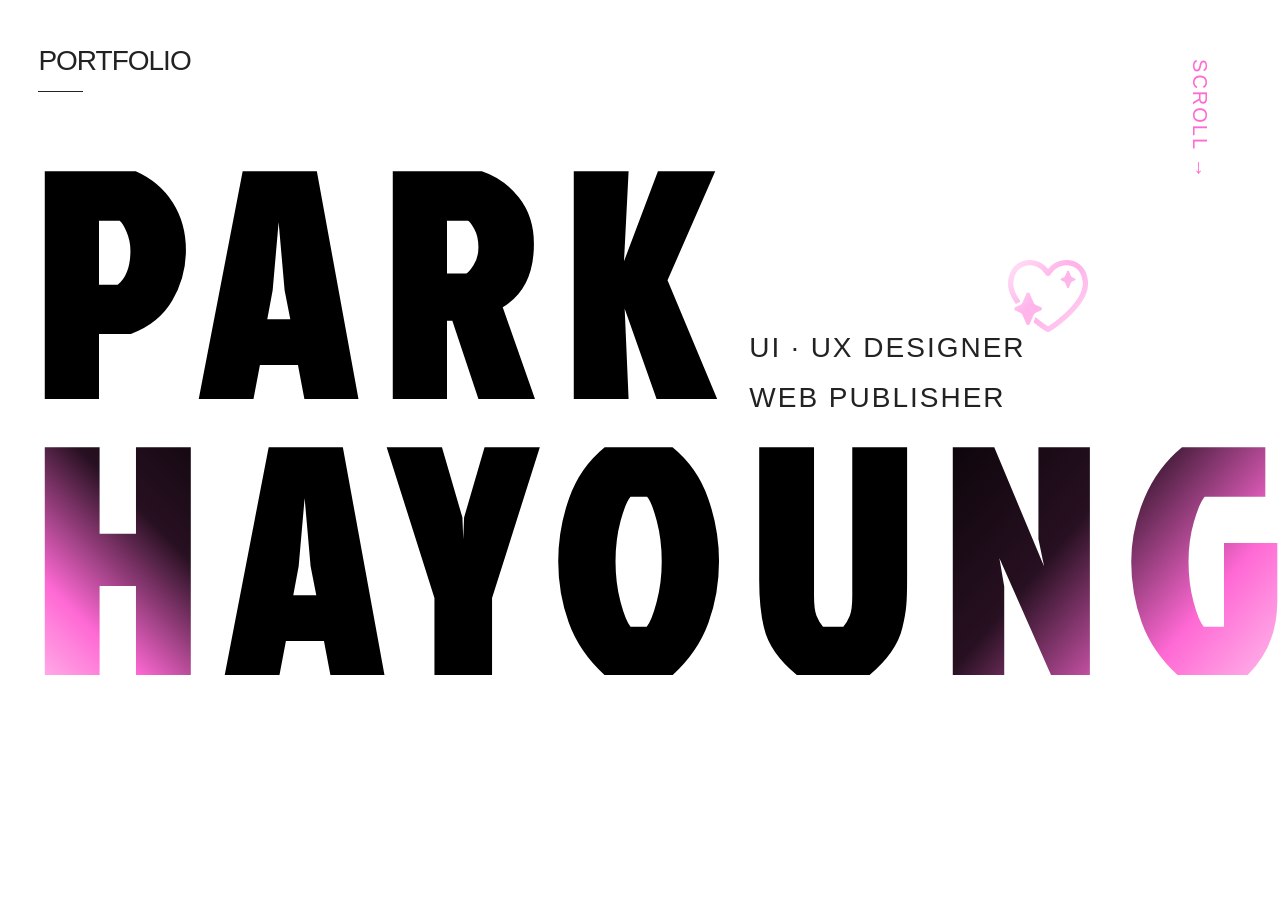
<file: index.html>
<!doctype html>
<html lang="ko">
  <head>
    <meta charset="UTF-8" />
    <meta name="viewport" content="width=device-width, initial-scale=1.0" />
    <title>Portfolio Intro</title>
    <link rel="stylesheet" href="css/index.css" />
    <link rel="preconnect" href="https://fonts.googleapis.com" />
    <link rel="preconnect" href="https://fonts.gstatic.com" crossorigin />
    <link
      href="https://fonts.googleapis.com/css2?family=Jockey+One&display=swap"
      rel="stylesheet"
    />
  </head>
  <body>
    <section class="intro">
      <div class="portfolio">
        <span>PORTFOLIO</span>
        <div class="line"></div>
      </div>
      <a href="main.html" class="scroll"> SCROLL → </a>
      <img src="images/index page_heart.png" alt="heart" class="heart" />
      <div class="title-wrap">
        <h1 class="park">PARK</h1>
        <div class="info">
          <p>
            UI · UX DESIGNER<br />
            WEB PUBLISHER
          </p>
        </div>
        <h1 class="hayoung">
          <span class="pink-left">H</span><span class="black-center">AYOU</span
          ><span class="pink-right">NG</span>
        </h1>
      </div>
    </section>
    <script>
      let isMoving = false;
      let wheelAmount = 0;

      function goMain() {
        if (isMoving) return;

        isMoving = true;

        document.querySelector('.intro').classList.add('fade-out');

        setTimeout(() => {
          window.location.href = 'main.html';
        }, 800);
      }

      window.addEventListener('wheel', (e) => {
        if (e.ctrlKey) return;

        wheelAmount += e.deltaY;

        if (wheelAmount > 100) {
          goMain();
        }
      });
    </script>
  </body>
</html>
</file>
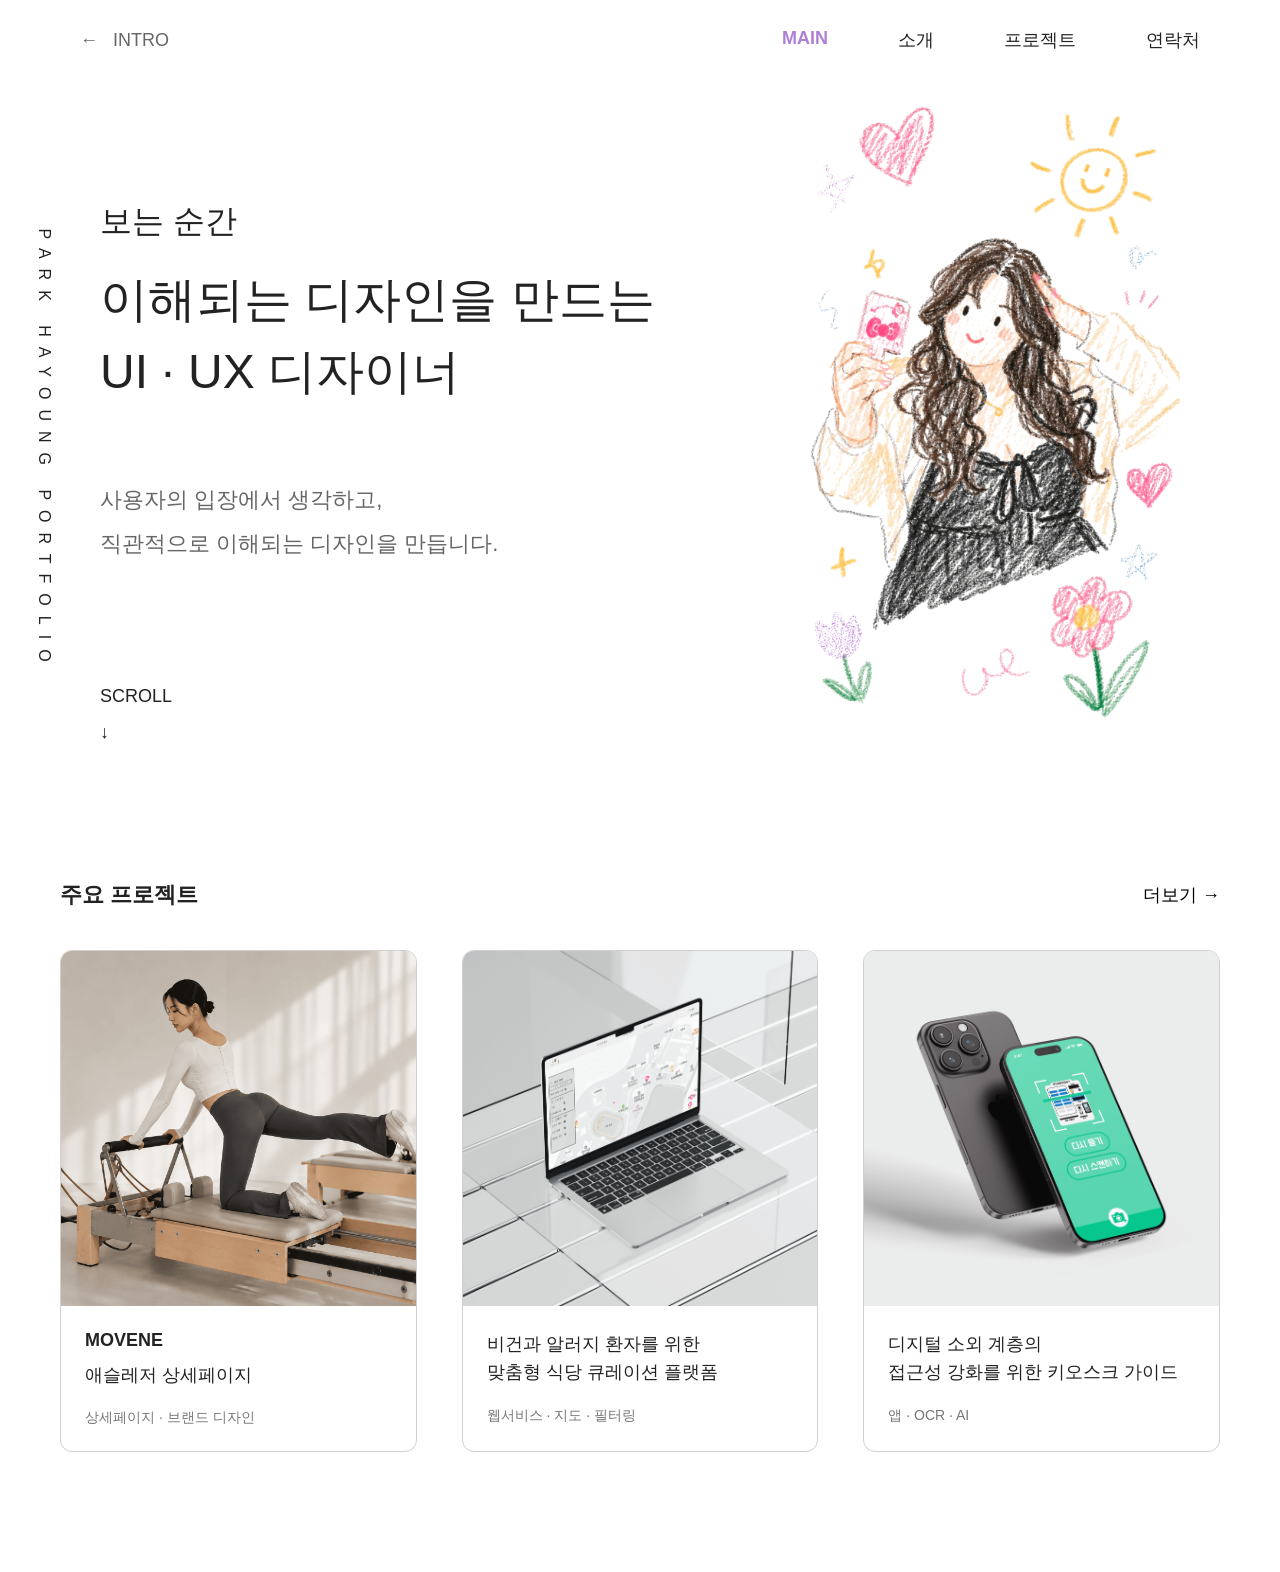
<file: main.html>
<!doctype html>
<html lang="ko">
  <head>
    <meta charset="UTF-8" />
    <meta name="viewport" content="width=device-width, initial-scale=1.0" />

    <title>박하영 포트폴리오</title>

    <link rel="stylesheet" href="css/main.css" />
  </head>

  <body>
    <header>
      <a href="index.html" class="index">←&nbsp;&nbsp;&nbsp;INTRO</a>

      <nav>
        <a href="main.html" class="active">MAIN</a>
        <a href="page2.html">소개</a>
        <a href="page3.html">프로젝트</a>
        <a href="page9.html">연락처</a>
      </nav>
    </header>

    <div class="vertical-text">PARK&nbsp;HAYOUNG&nbsp;PORTFOLIO</div>

    <section class="hero">
      <div class="hero-content">
        <div class="hero-text">
          <p class="small-title">보는 순간</p>
          <h1>
            이해되는 디자인을 만드는<br />
            UI · UX 디자이너
          </h1>
          <p class="description">
            사용자의 입장에서 생각하고,<br />
            직관적으로 이해되는 디자인을 만듭니다.
          </p>
          <div class="scroll"><span>SCROLL</span> <span>↓</span></div>
        </div>
        <div class="hero-image">
          <img src="images/main page_profile.png" alt="" />
        </div>
      </div>
    </section>
    <section class="project">
      <div class="project-top">
        <h2>주요 프로젝트</h2>
        <button onclick="location.href = 'page3.html'">더보기 →</button>
      </div>
      <div class="card-wrap">
        <a href="page8.html" class="card">
          <img src="images/main page_movene.png" alt="" />
          <div class="card-content">
            <h3>MOVENE</h3>
            <p>애슬레저 상세페이지</p>
            <span>상세페이지 · 브랜드 디자인</span>
          </div>
        </a>
        <a href="page6.html" class="card">
          <img src="images/main page_vegan.png" alt="" />
          <div class="card-content">
            <p>
              비건과 알러지 환자를 위한<br />
              맞춤형 식당 큐레이션 플랫폼
            </p>
            <span>웹서비스 · 지도 · 필터링</span>
          </div>
        </a>
        <a href="page5.html" class="card">
          <img src="images/main page_kiosk.png" alt="" />
          <div class="card-content">
            <p>
              디지털 소외 계층의<br />
              접근성 강화를 위한 키오스크 가이드
            </p>
            <span>앱 · OCR · AI</span>
          </div>
        </a>
      </div>
    </section>
  </body>
</html>
</file>
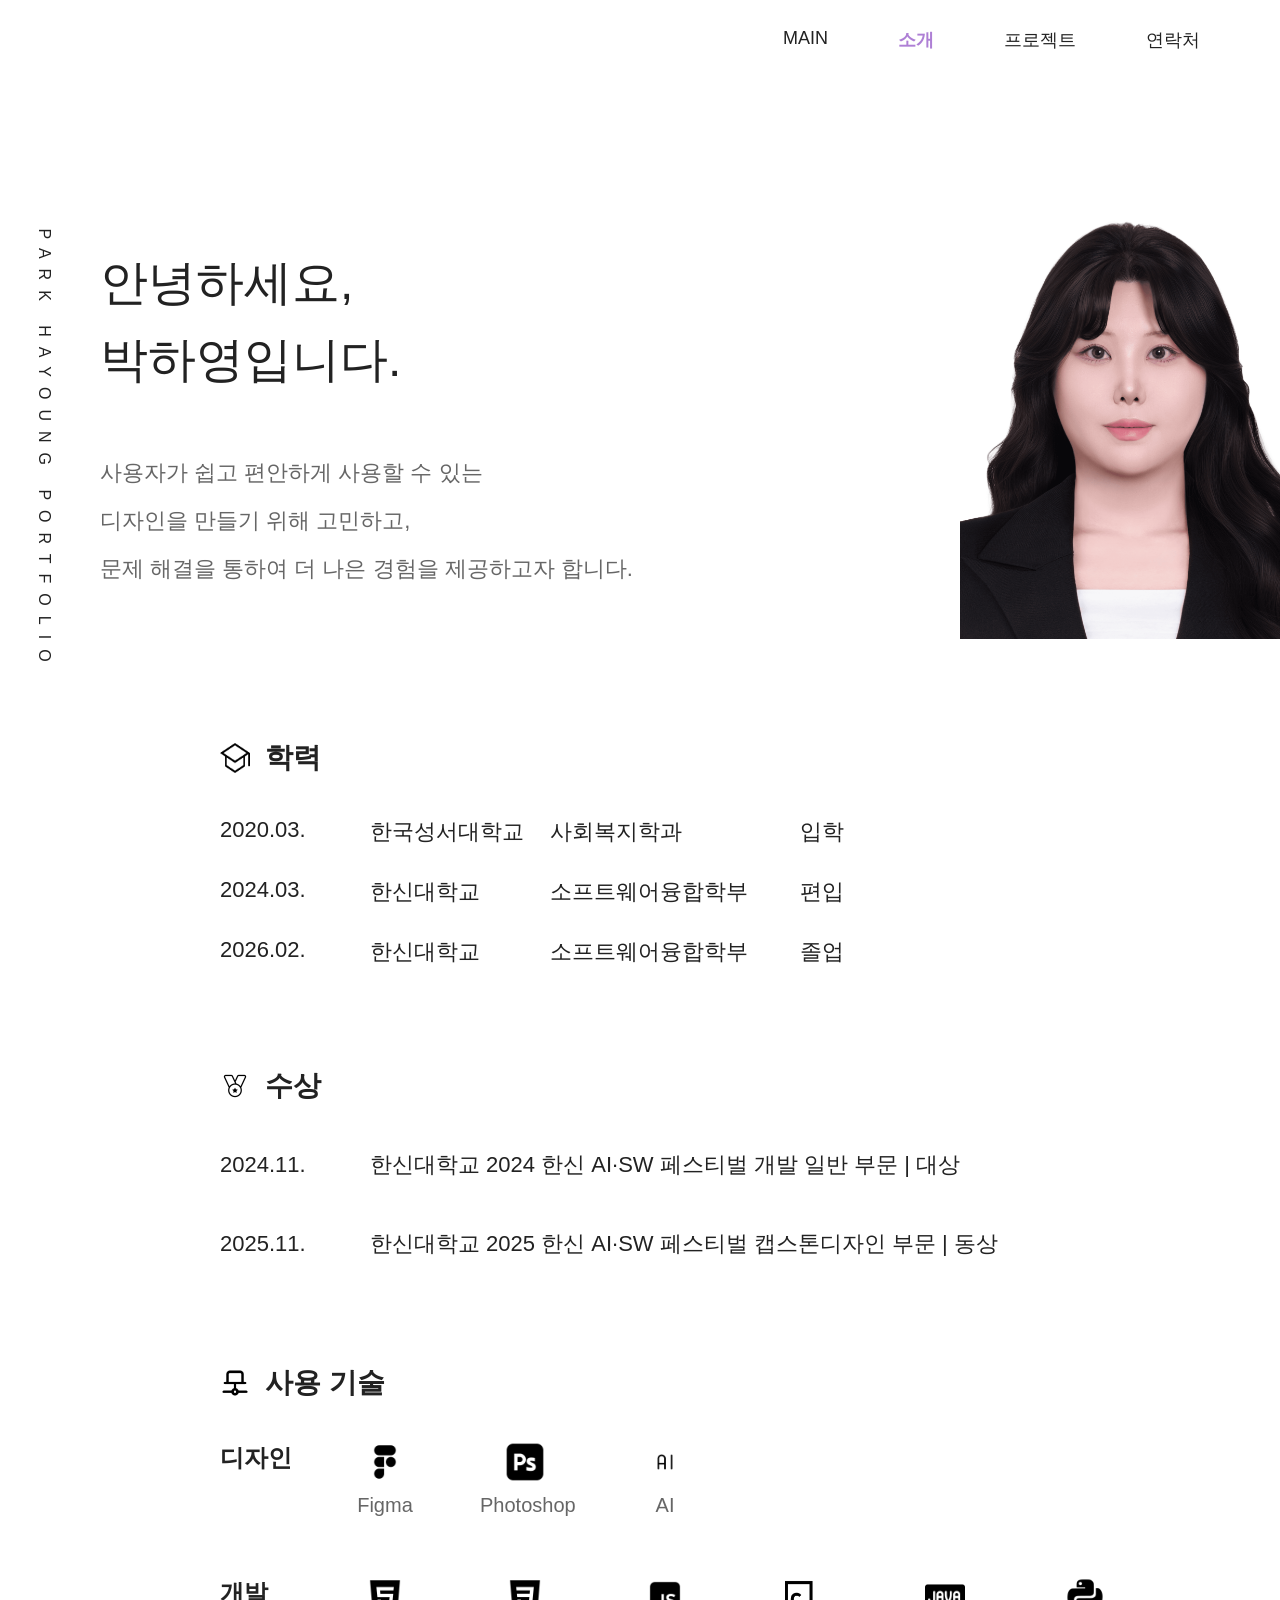
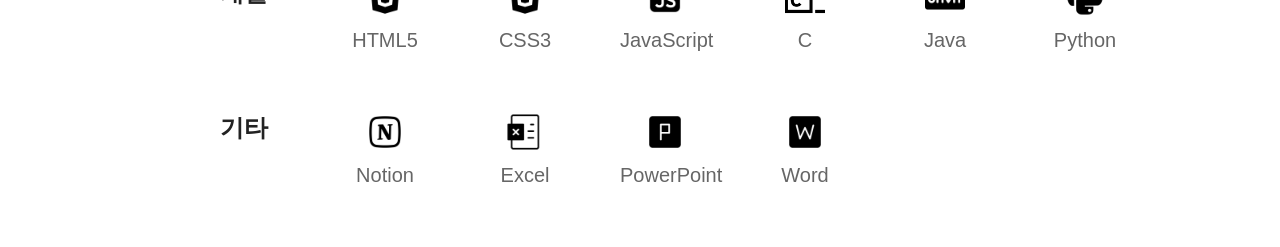
<file: page2.html>
<!doctype html>
<html lang="ko">
  <head>
    <meta charset="UTF-8" />
    <meta name="viewport" content="width=device-width, initial-scale=1.0" />

    <title>소개 | 박하영 포트폴리오</title>

    <link rel="stylesheet" href="css/page2.css" />
  </head>

  <body>
    <header>
      <nav>
        <a href="main.html">MAIN</a>
        <a href="page2.html" class="active">소개</a>
        <a href="page3.html">프로젝트</a>
        <a href="page9.html">연락처</a>
      </nav>
    </header>

    <div class="vertical-text">PARK&nbsp;HAYOUNG&nbsp;PORTFOLIO</div>
    <section class="about-top">
      <div class="intro">
        <h1>
          안녕하세요,<br />
          박하영입니다.
        </h1>

        <p>
          사용자가 쉽고 편안하게 사용할 수 있는<br />
          디자인을 만들기 위해 고민하고,<br />
          문제 해결을 통하여 더 나은 경험을 제공하고자 합니다.
        </p>
      </div>

      <div class="profile">
        <img src="images/page2_profile.png" alt="" />
      </div>
    </section>

    <section class="education">
      <div class="section-title">
        <img src="images/page2_school.png" alt="" />
        <h2>학력</h2>
      </div>

      <div class="edu-list">
        <div>2020.03.</div>
        <div>한국성서대학교</div>
        <div>사회복지학과</div>
        <div>입학</div>

        <div>2024.03.</div>
        <div>한신대학교</div>
        <div>소프트웨어융합학부</div>
        <div>편입</div>

        <div>2026.02.</div>
        <div>한신대학교</div>
        <div>소프트웨어융합학부</div>
        <div>졸업</div>
      </div>
    </section>

    <section class="award">
      <div class="section-title">
        <img src="images/page2_medal.png" alt="" />
        <h2>수상</h2>
      </div>

      <div class="award-list">
        <div class="award-item">
          <span>2024.11.</span>
          <p>한신대학교 2024 한신 AI·SW 페스티벌 개발 일반 부문 | 대상</p>
        </div>

        <div class="award-item">
          <span>2025.11.</span>
          <p>한신대학교 2025 한신 AI·SW 페스티벌 캡스톤디자인 부문 | 동상</p>
        </div>
      </div>
    </section>

    <section class="skills">
      <div class="section-title">
        <img src="images/page2_tech.png" alt="" />
        <h2>사용 기술</h2>
      </div>

      <!-- 디자인 -->
      <div class="skill-row">
        <h3>디자인</h3>

        <div class="skill-icons">
          <div class="skill">
            <img src="images/page2_figma.png" />
            <span>Figma</span>
          </div>

          <div class="skill">
            <img src="images/page2_photoshop.png" />
            <span>Photoshop</span>
          </div>

          <div class="skill">
            <img src="images/page2_ai.png" />
            <span>AI</span>
          </div>
        </div>
      </div>

      <!-- 개발 -->
      <div class="skill-row">
        <h3>개발</h3>

        <div class="skill-icons">
          <div class="skill">
            <img src="images/page2_html.png" /><span>HTML5</span>
          </div>
          <div class="skill">
            <img src="images/page2_css.png" /><span>CSS3</span>
          </div>
          <div class="skill">
            <img src="images/page2_js.png" /><span>JavaScript</span>
          </div>
          <div class="skill">
            <img src="images/page2_c.png" /><span>C</span>
          </div>
          <div class="skill">
            <img src="images/page2_java.png" /><span>Java</span>
          </div>
          <div class="skill">
            <img src="images/page2_python.png" /><span>Python</span>
          </div>
        </div>
      </div>

      <!-- 기타 -->
      <div class="skill-row">
        <h3>기타</h3>

        <div class="skill-icons">
          <div class="skill">
            <img src="images/page2_notion.png" /><span>Notion</span>
          </div>
          <div class="skill">
            <img src="images/page2_excel.png" /><span>Excel</span>
          </div>
          <div class="skill">
            <img src="images/page2_powerpoint.png" /><span>PowerPoint</span>
          </div>
          <div class="skill">
            <img src="images/page2_word.png" /><span>Word</span>
          </div>
        </div>
      </div>
    </section>
  </body>
</html>
</file>
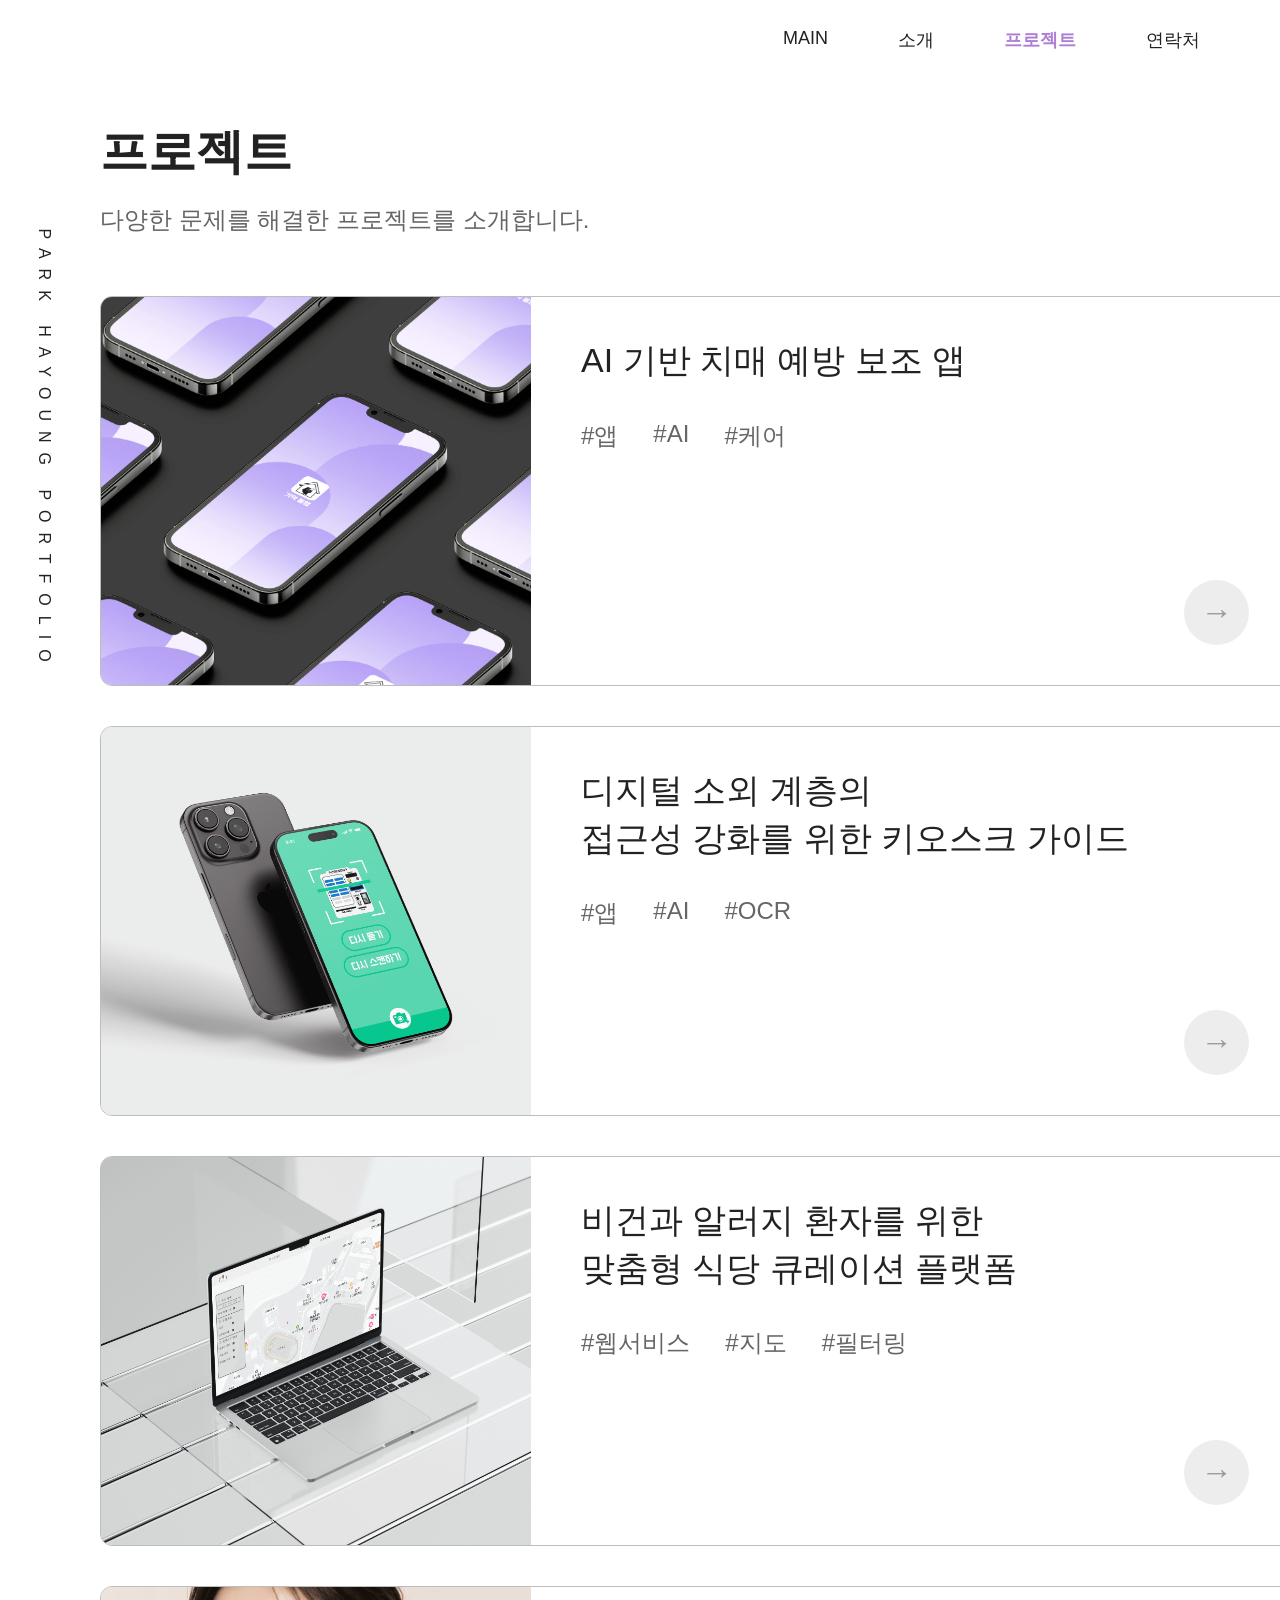
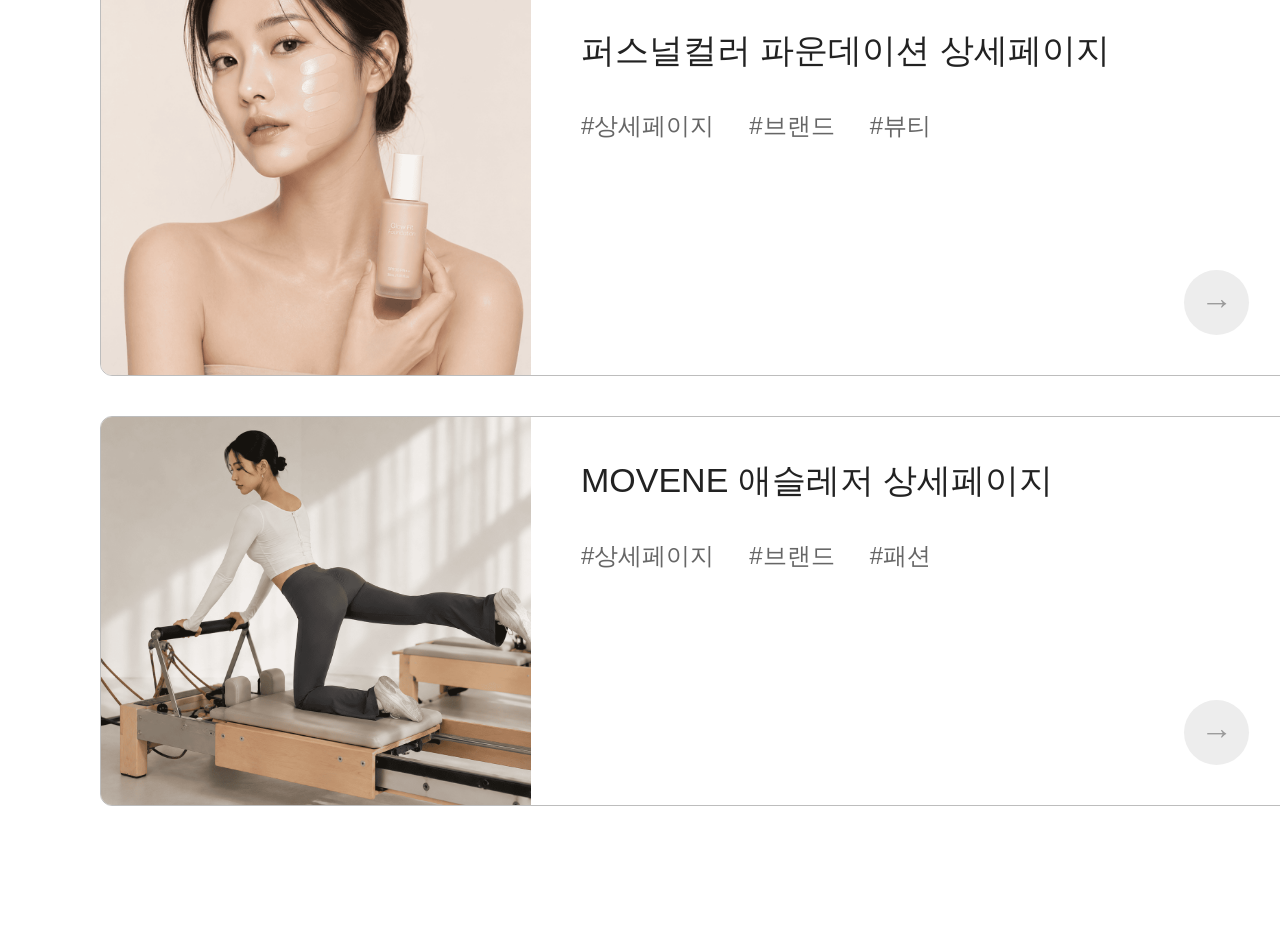
<file: page3.html>
<!doctype html>
<html lang="ko">
  <head>
    <meta charset="UTF-8" />
    <meta name="viewport" content="width=device-width, initial-scale=1.0" />

    <title>프로젝트 | 박하영 포트폴리오</title>

    <link rel="stylesheet" href="css/page3.css" />
  </head>

  <body>
    <header>
      <nav>
        <a href="main.html">MAIN</a>
        <a href="page2.html">소개</a>
        <a href="page3.html" class="active">프로젝트</a>
        <a href="page9.html">연락처</a>
      </nav>
    </header>

    <div class="vertical-text">PARK&nbsp;HAYOUNG&nbsp;PORTFOLIO</div>

    <section class="project-page">
      <div class="project-title">
        <h1>프로젝트</h1>
        <p>다양한 문제를 해결한 프로젝트를 소개합니다.</p>
      </div>

      <div class="project-list">
        <a href="page4.html" class="project-card">
          <div class="card-image">
            <img src="images/page3_Alzheimer.png" alt="" />
          </div>

          <div class="card-info">
            <h2>AI 기반 치매 예방 보조 앱</h2>

            <div class="tags">
              <span>#앱</span>
              <span>#AI</span>
              <span>#케어</span>
            </div>

            <div class="arrow">→</div>
          </div>
        </a>

        <a href="page5.html" class="project-card">
          <div class="card-image">
            <img src="images/page3_kiosk.png" alt="" />
          </div>

          <div class="card-info">
            <h2>
              디지털 소외 계층의<br />
              접근성 강화를 위한 키오스크 가이드
            </h2>

            <div class="tags">
              <span>#앱</span>
              <span>#AI</span>
              <span>#OCR</span>
            </div>

            <div class="arrow">→</div>
          </div>
        </a>

        <a href="page6.html" class="project-card">
          <div class="card-image">
            <img src="images/page3_vegan.png" alt="" />
          </div>

          <div class="card-info">
            <h2>
              비건과 알러지 환자를 위한<br />
              맞춤형 식당 큐레이션 플랫폼
            </h2>

            <div class="tags">
              <span>#웹서비스</span>
              <span>#지도</span>
              <span>#필터링</span>
            </div>

            <div class="arrow">→</div>
          </div>
        </a>

        <a href="page7.html" class="project-card">
          <div class="card-image">
            <img src="images/page3_beauty.png" alt="" />
          </div>

          <div class="card-info">
            <h2>퍼스널컬러 파운데이션 상세페이지</h2>

            <div class="tags">
              <span>#상세페이지</span>
              <span>#브랜드</span>
              <span>#뷰티</span>
            </div>

            <div class="arrow">→</div>
          </div>
        </a>

        <a href="page8.html" class="project-card">
          <div class="card-image">
            <img src="images/page3_movene.png" alt="" />
          </div>

          <div class="card-info">
            <h2>MOVENE 애슬레저 상세페이지</h2>

            <div class="tags">
              <span>#상세페이지</span>
              <span>#브랜드</span>
              <span>#패션</span>
            </div>

            <div class="arrow">→</div>
          </div>
        </a>
      </div>
    </section>
  </body>
</html>
</file>
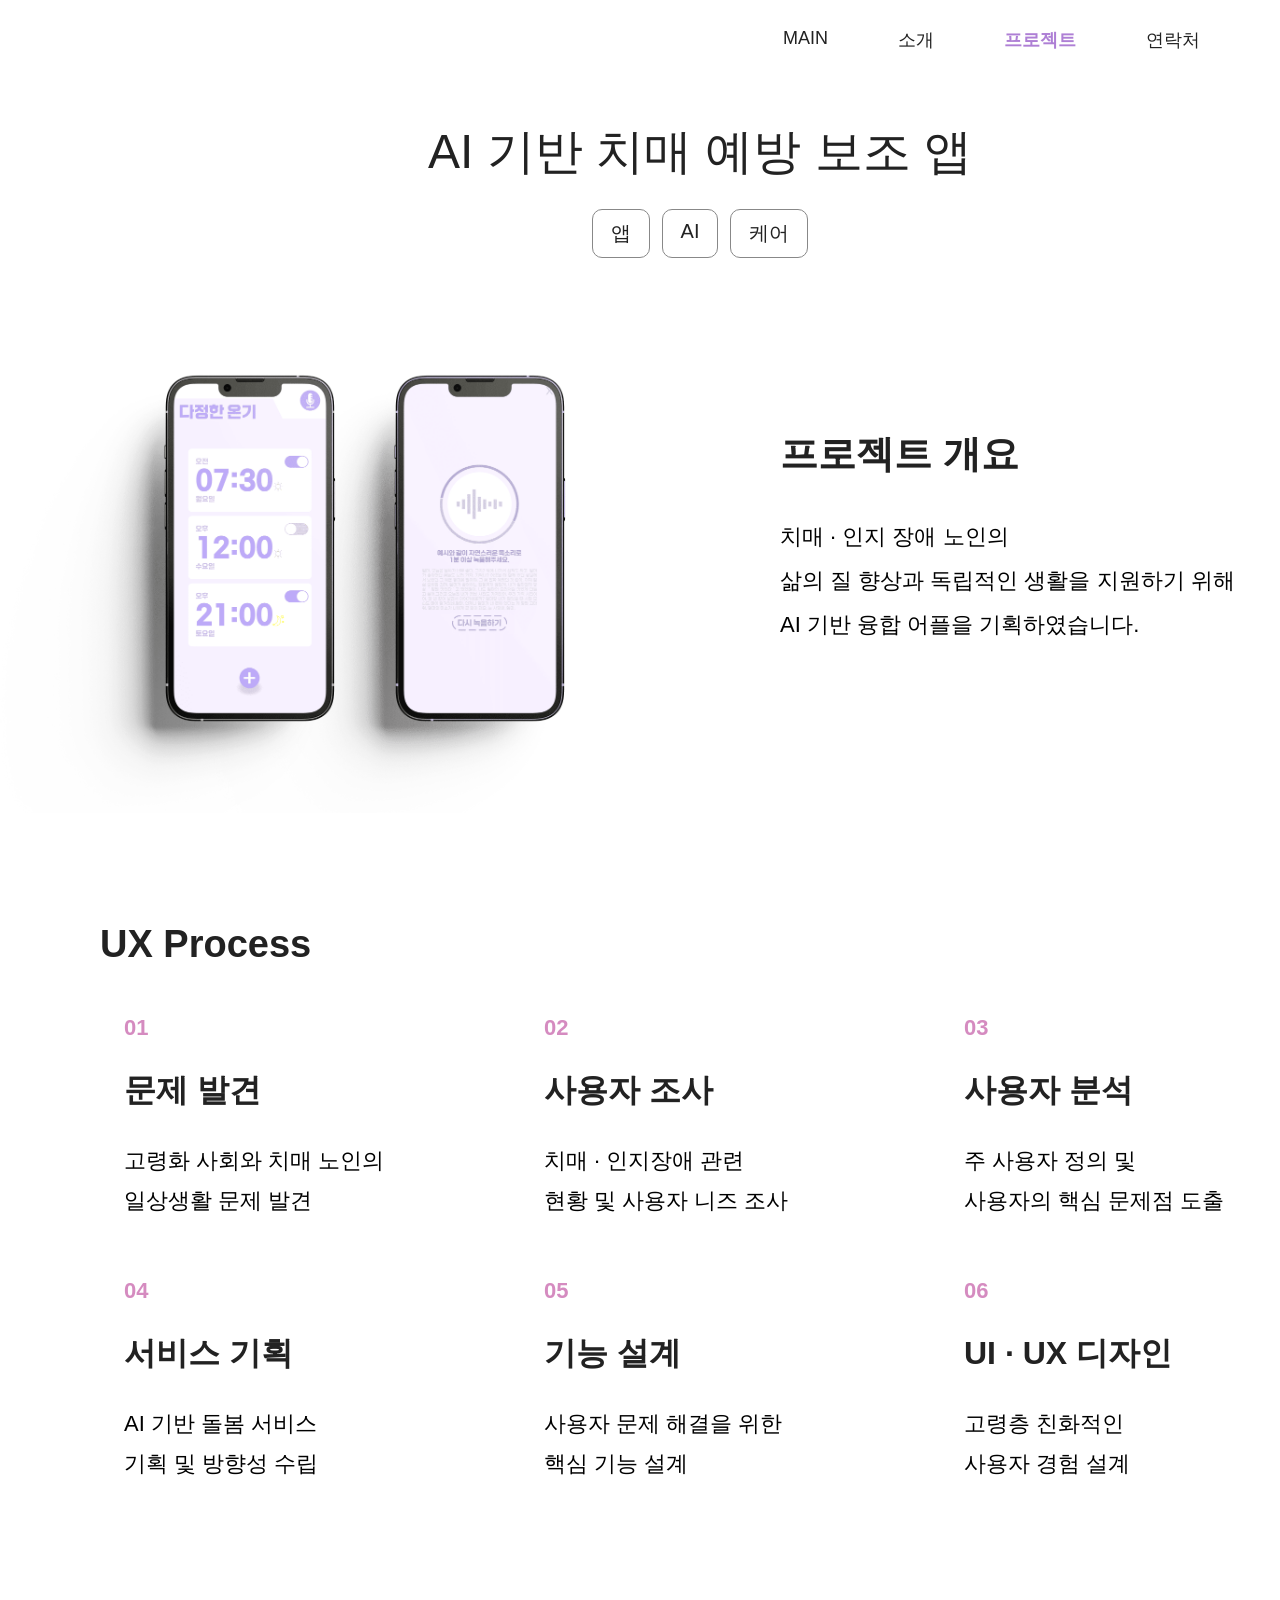
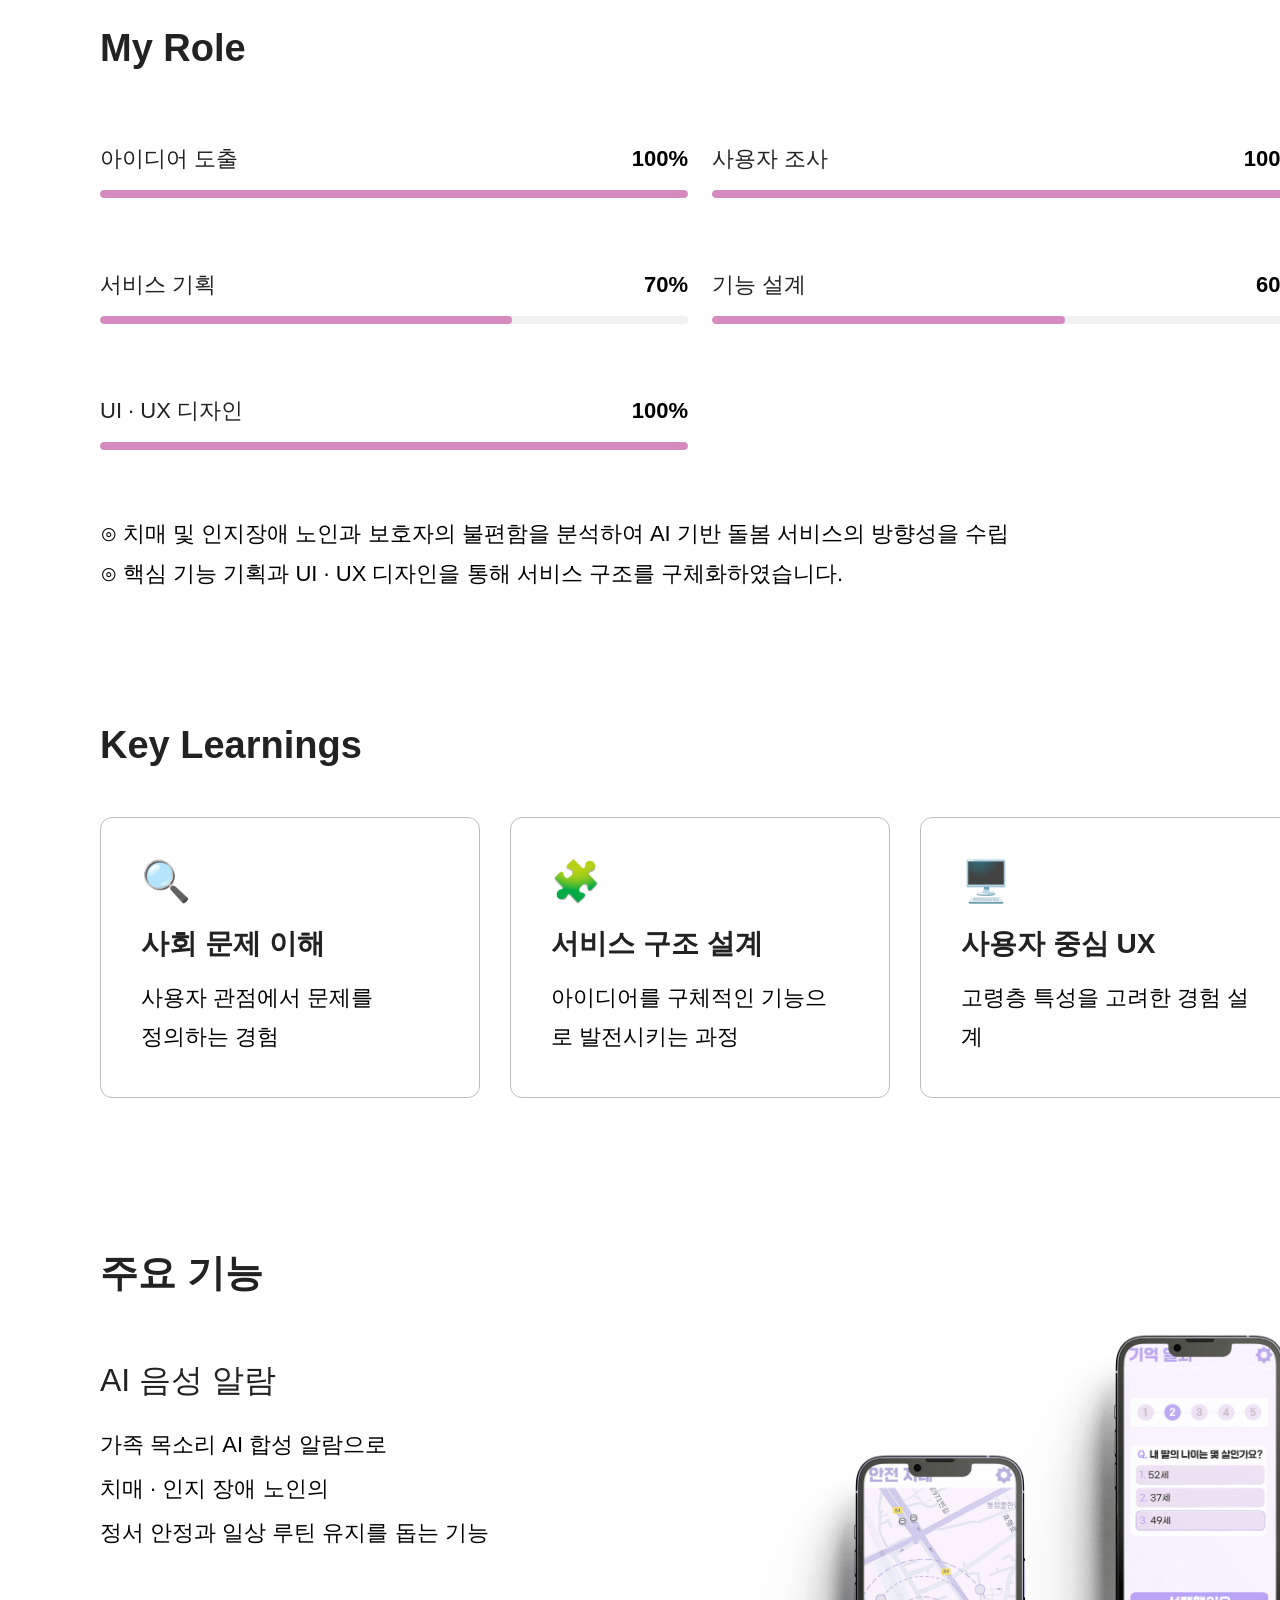
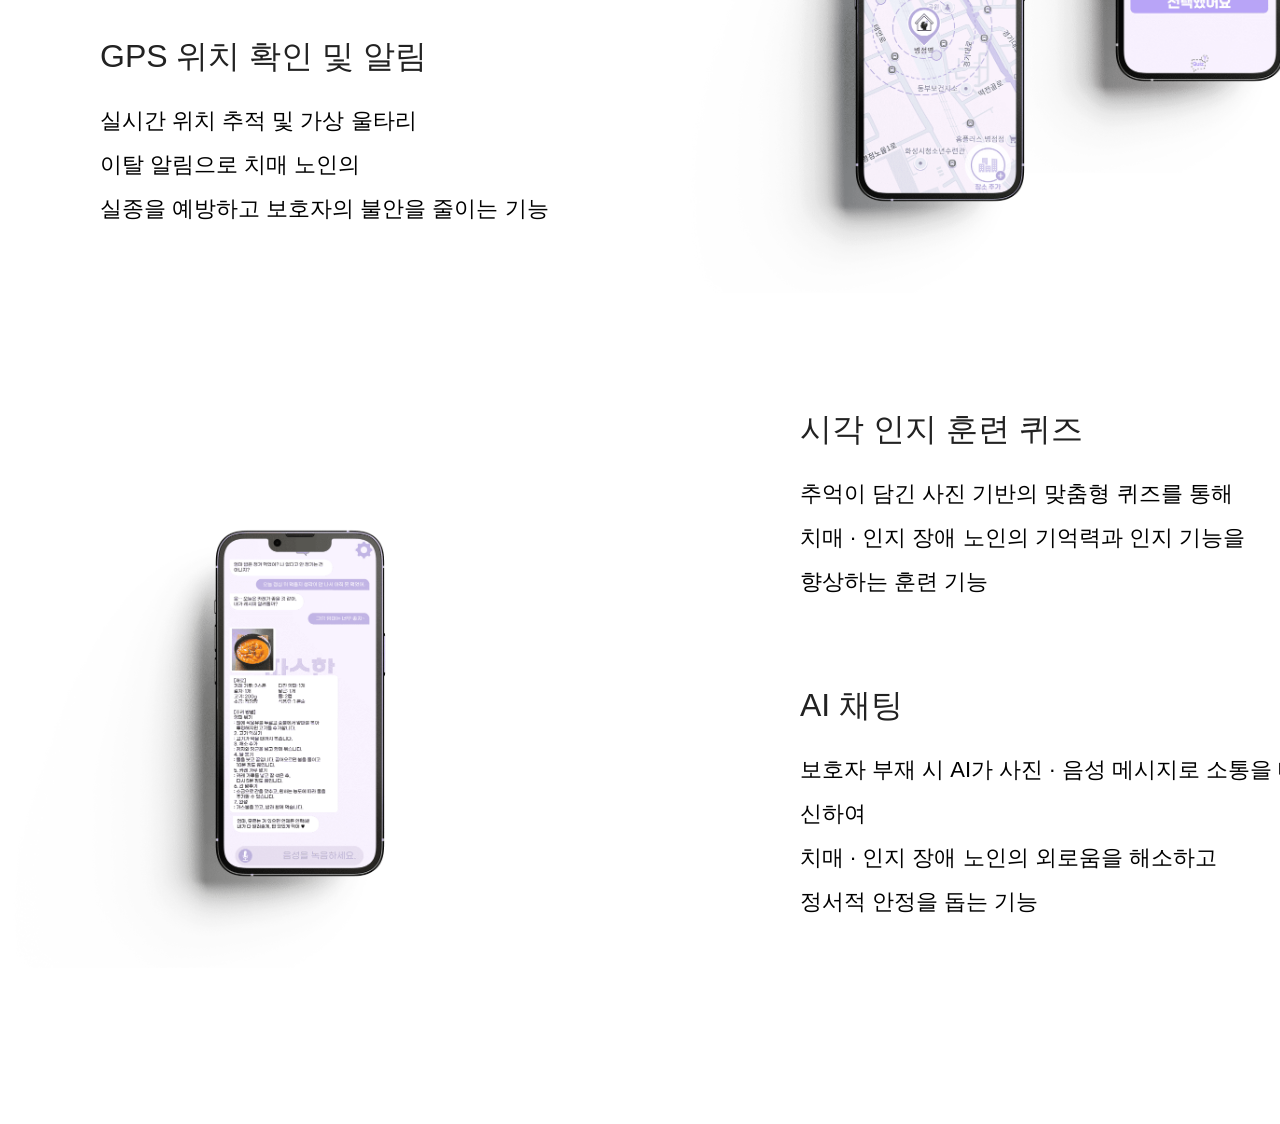
<file: page4.html>
<!doctype html>
<html lang="ko">
  <head>
    <meta charset="UTF-8" />
    <meta name="viewport" content="width=device-width, initial-scale=1.0" />

    <title>AI 기반 치매 예방 보조 앱</title>

    <link rel="stylesheet" href="css/page4.css" />
  </head>

  <body>
    <header>
      <nav>
        <a href="main.html">MAIN</a>
        <a href="page2.html">소개</a>
        <a href="page3.html" class="active">프로젝트</a>
        <a href="page9.html">연락처</a>
      </nav>
    </header>

    <section class="project-detail">
      <div class="project-header">
        <h1>AI 기반 치매 예방 보조 앱</h1>

        <div class="project-tags">
          <span>앱</span>
          <span>AI</span>
          <span>케어</span>
        </div>
      </div>

      <!-- 1 -->
      <section class="section-1">
        <div class="phones-top">
          <img src="images/page4_Alzheimer_1.png" alt="" />
          <img src="images/page4_Alzheimer_2.png" alt="" />
        </div>

        <div class="text-box">
          <h2>프로젝트 개요</h2>

          <p>
            치매 · 인지 장애 노인의<br />
            삶의 질 향상과 독립적인 생활을 지원하기 위해<br />
            AI 기반 융합 어플을 기획하였습니다.
          </p>
        </div>
      </section>

      <section class="ux-process">
        <h2>UX Process</h2>

        <div class="process-timeline">
          <div class="process-step">
            <span class="step-number">01</span>
            <h3>문제 발견</h3>
            <p>
              고령화 사회와 치매 노인의<br />
              일상생활 문제 발견
            </p>
          </div>

          <div class="process-step">
            <span class="step-number">02</span>
            <h3>사용자 조사</h3>
            <p>
              치매 · 인지장애 관련<br />
              현황 및 사용자 니즈 조사
            </p>
          </div>

          <div class="process-step">
            <span class="step-number">03</span>
            <h3>사용자 분석</h3>
            <p>
              주 사용자 정의 및<br />
              사용자의 핵심 문제점 도출
            </p>
          </div>

          <div class="process-step">
            <span class="step-number">04</span>
            <h3>서비스 기획</h3>
            <p>
              AI 기반 돌봄 서비스<br />
              기획 및 방향성 수립
            </p>
          </div>

          <div class="process-step">
            <span class="step-number">05</span>
            <h3>기능 설계</h3>
            <p>
              사용자 문제 해결을 위한<br />
              핵심 기능 설계
            </p>
          </div>

          <div class="process-step">
            <span class="step-number">06</span>
            <h3>UI · UX 디자인</h3>
            <p>
              고령층 친화적인<br />
              사용자 경험 설계
            </p>
          </div>
        </div>
      </section>

      <section class="my-role">
        <h2>My Role</h2>

        <div class="role-grid">
          <div class="role-item">
            <div class="role-top">
              <h3>아이디어 도출</h3>
              <span>100%</span>
            </div>

            <div class="role-bar">
              <div class="role-fill" style="width: 100%"></div>
            </div>
          </div>

          <div class="role-item">
            <div class="role-top">
              <h3>사용자 조사</h3>
              <span>100%</span>
            </div>

            <div class="role-bar">
              <div class="role-fill" style="width: 100%"></div>
            </div>
          </div>

          <div class="role-item">
            <div class="role-top">
              <h3>서비스 기획</h3>
              <span>70%</span>
            </div>

            <div class="role-bar">
              <div class="role-fill" style="width: 70%"></div>
            </div>
          </div>

          <div class="role-item">
            <div class="role-top">
              <h3>기능 설계</h3>
              <span>60%</span>
            </div>

            <div class="role-bar">
              <div class="role-fill" style="width: 60%"></div>
            </div>
          </div>

          <div class="role-item">
            <div class="role-top">
              <h3>UI · UX 디자인</h3>
              <span>100%</span>
            </div>

            <div class="role-bar">
              <div class="role-fill" style="width: 100%"></div>
            </div>
          </div>
        </div>

        <p class="role-description">
          ⊙ 치매 및 인지장애 노인과 보호자의 불편함을 분석하여 AI 기반 돌봄
          서비스의 방향성을 수립<br />
          ⊙ 핵심 기능 기획과 UI · UX 디자인을 통해 서비스 구조를
          구체화하였습니다.
        </p>
      </section>

      <section class="key-learnings">
        <h2>Key Learnings</h2>

        <div class="key-grid">
          <div class="key-card">
            <div class="key-icon">🔍</div>
            <h3>사회 문제 이해</h3>
            <p>
              사용자 관점에서 문제를<br />
              정의하는 경험
            </p>
          </div>

          <div class="key-card">
            <div class="key-icon">🧩</div>
            <h3>서비스 구조 설계</h3>
            <p>아이디어를 구체적인 기능으로 발전시키는 과정</p>
          </div>

          <div class="key-card">
            <div class="key-icon">🖥️</div>
            <h3>사용자 중심 UX</h3>
            <p>고령층 특성을 고려한 경험 설계</p>
          </div>
        </div>
      </section>

      <!-- 2 -->
      <section class="section-2">
        <div class="feature-left">
          <h2>주요 기능</h2>

          <div class="feature-item">
            <h3>AI 음성 알람</h3>

            <p>
              가족 목소리 AI 합성 알람으로<br />
              치매 · 인지 장애 노인의<br />
              정서 안정과 일상 루틴 유지를 돕는 기능
            </p>
          </div>

          <div class="feature-item">
            <h3>GPS 위치 확인 및 알림</h3>

            <p>
              실시간 위치 추적 및 가상 울타리<br />
              이탈 알림으로 치매 노인의<br />
              실종을 예방하고 보호자의 불안을 줄이는 기능
            </p>
          </div>
        </div>

        <div class="phones-middle">
          <img src="images/page4_Alzheimer_3.png" alt="" />
          <img src="images/page4_Alzheimer_4.png" alt="" />
        </div>
      </section>

      <!-- 3 -->
      <section class="section-3">
        <div class="phone-bottom">
          <img src="images/page4_Alzheimer_5.png" alt="" />
        </div>

        <div class="feature-right">
          <div class="feature-item">
            <h3>시각 인지 훈련 퀴즈</h3>

            <p>
              추억이 담긴 사진 기반의 맞춤형 퀴즈를 통해<br />
              치매 · 인지 장애 노인의 기억력과 인지 기능을<br />
              향상하는 훈련 기능
            </p>
          </div>

          <div class="feature-item">
            <h3>AI 채팅</h3>

            <p>
              보호자 부재 시 AI가 사진 · 음성 메시지로 소통을 대신하여<br />
              치매 · 인지 장애 노인의 외로움을 해소하고<br />
              정서적 안정을 돕는 기능
            </p>
          </div>
        </div>
      </section>
    </section>
  </body>
</html>
</file>
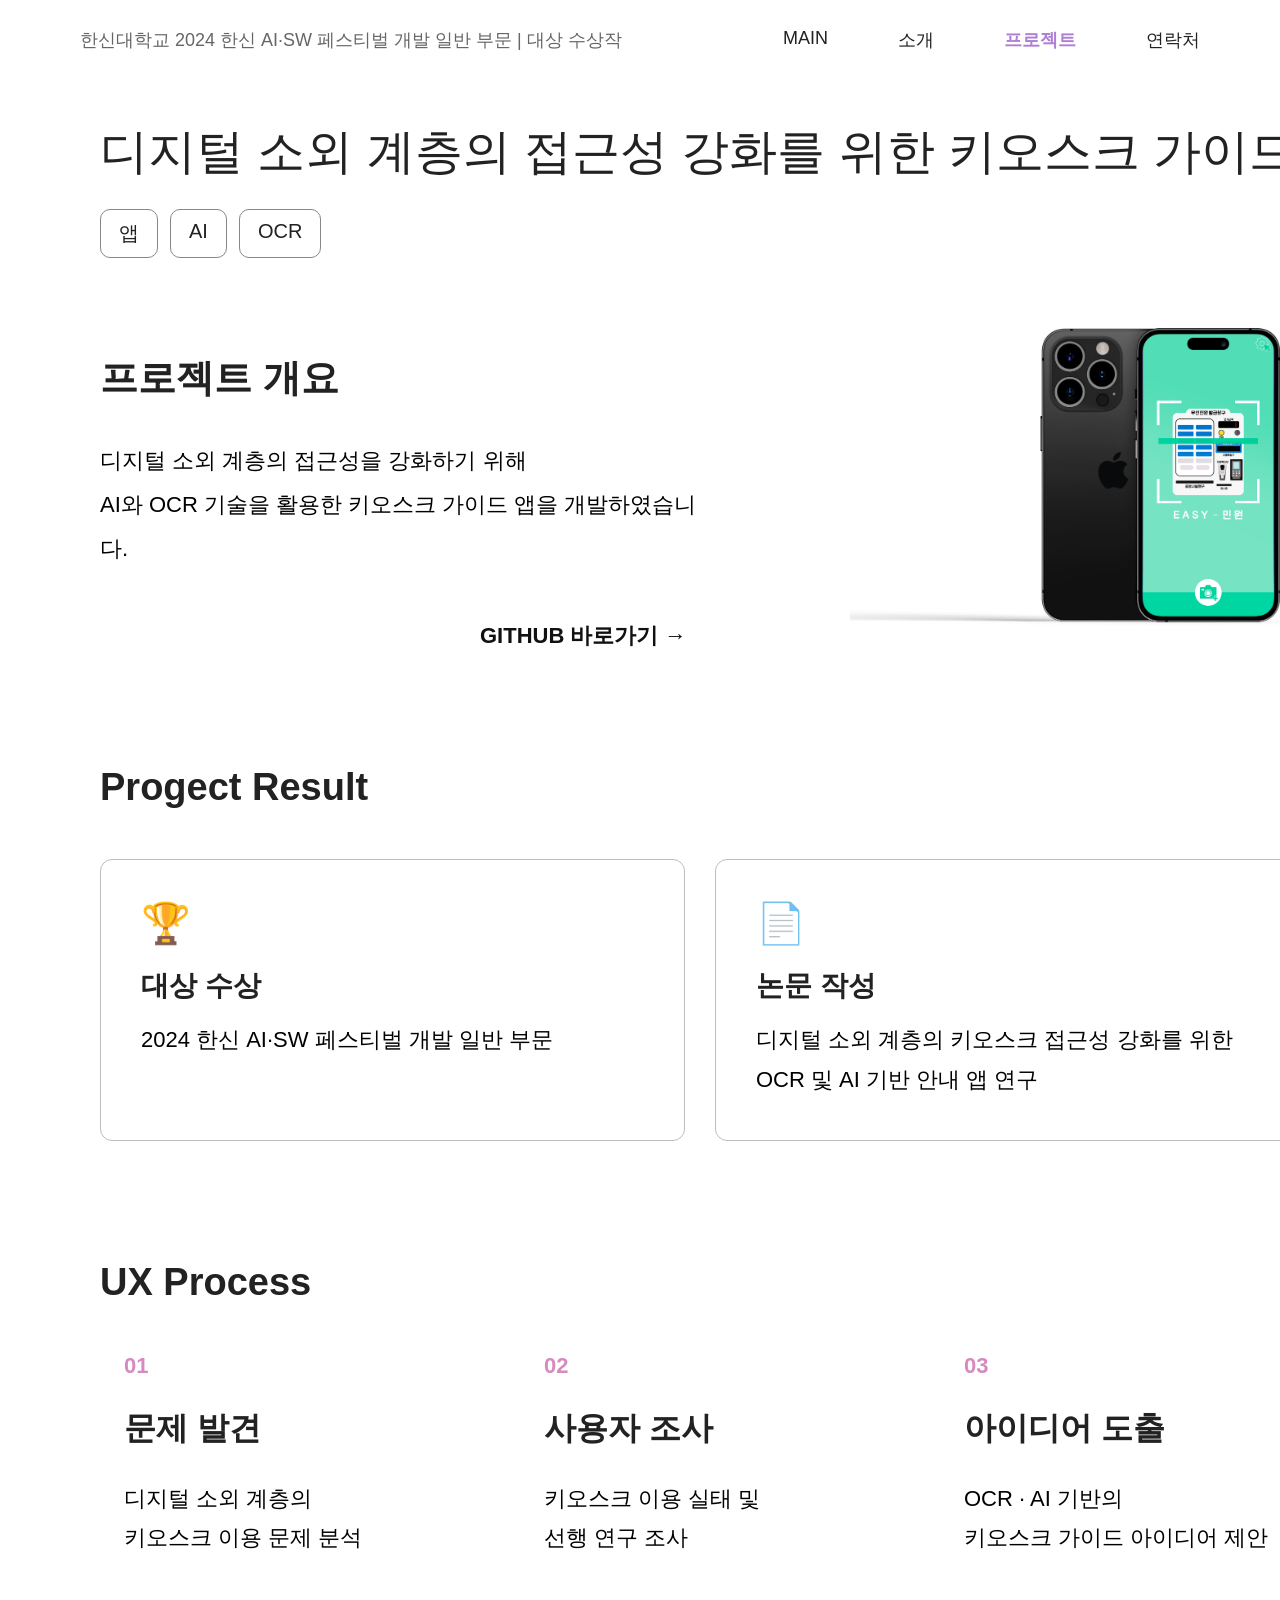
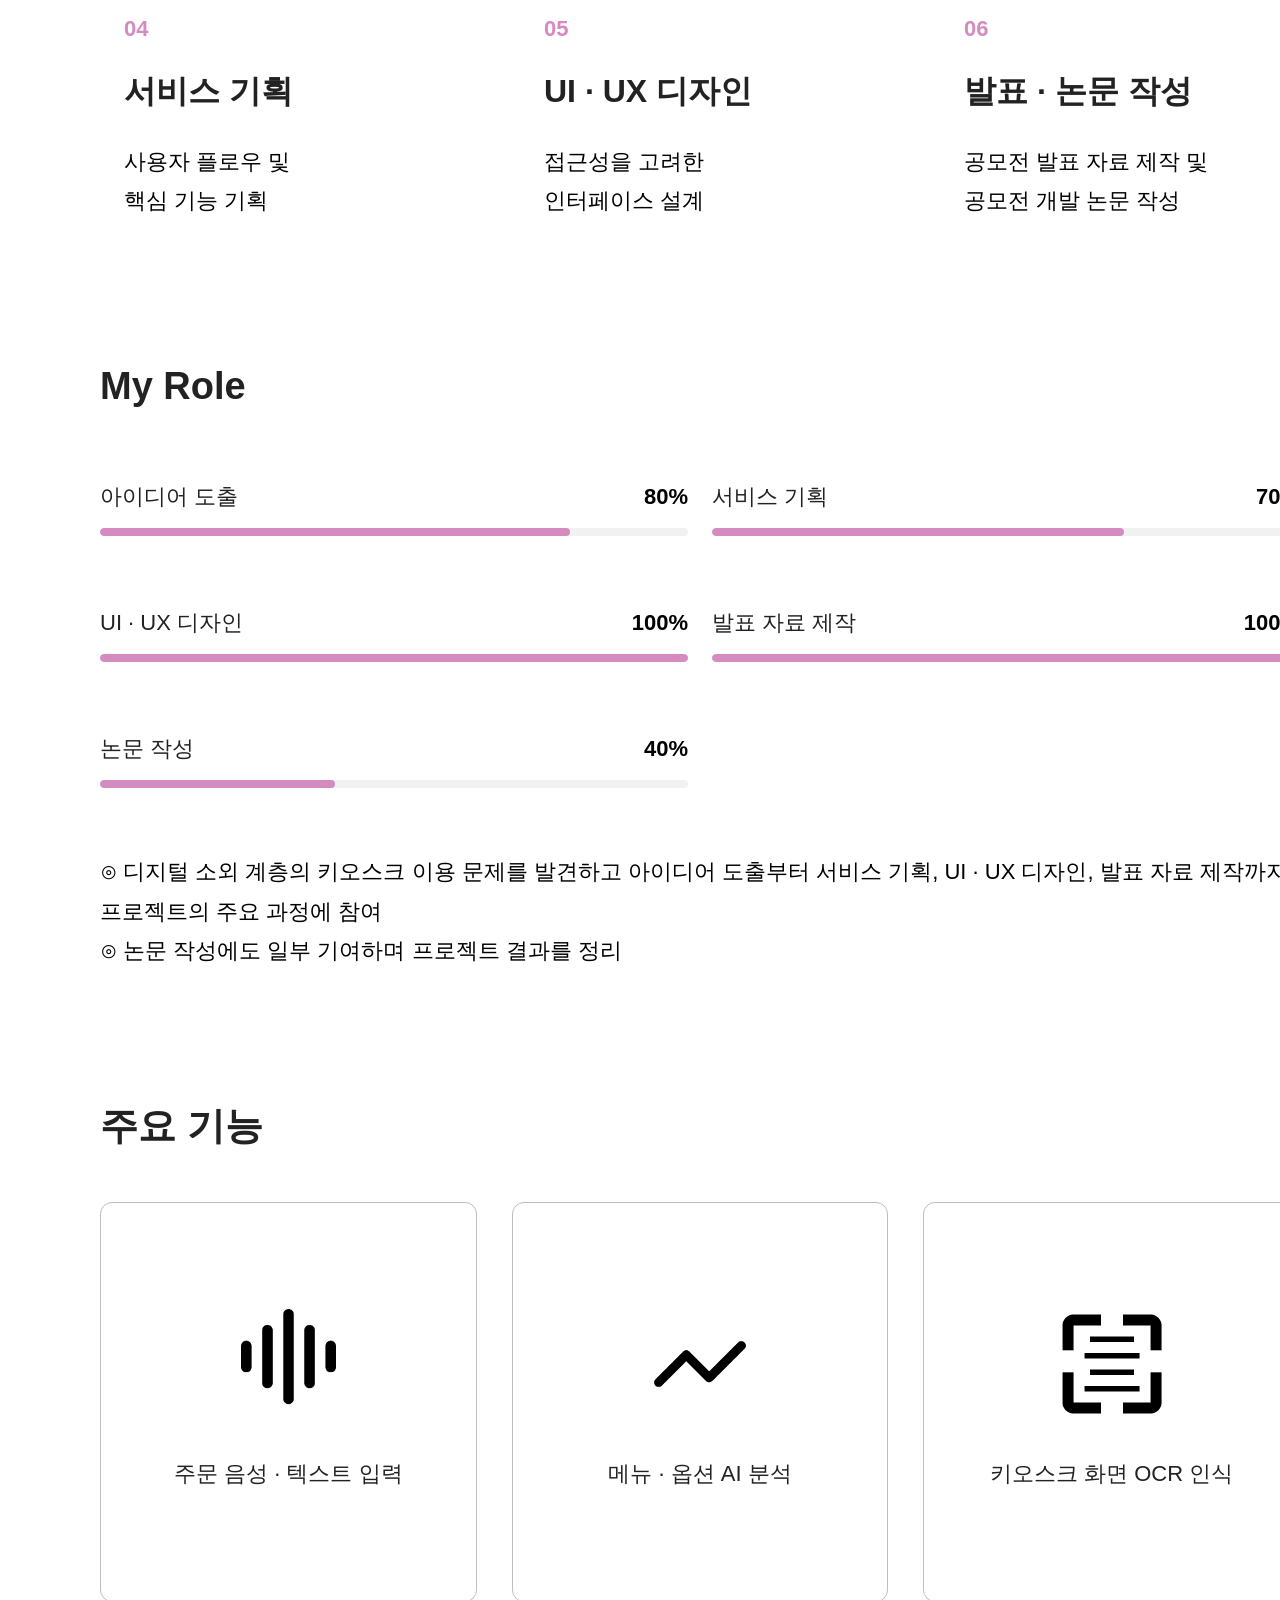
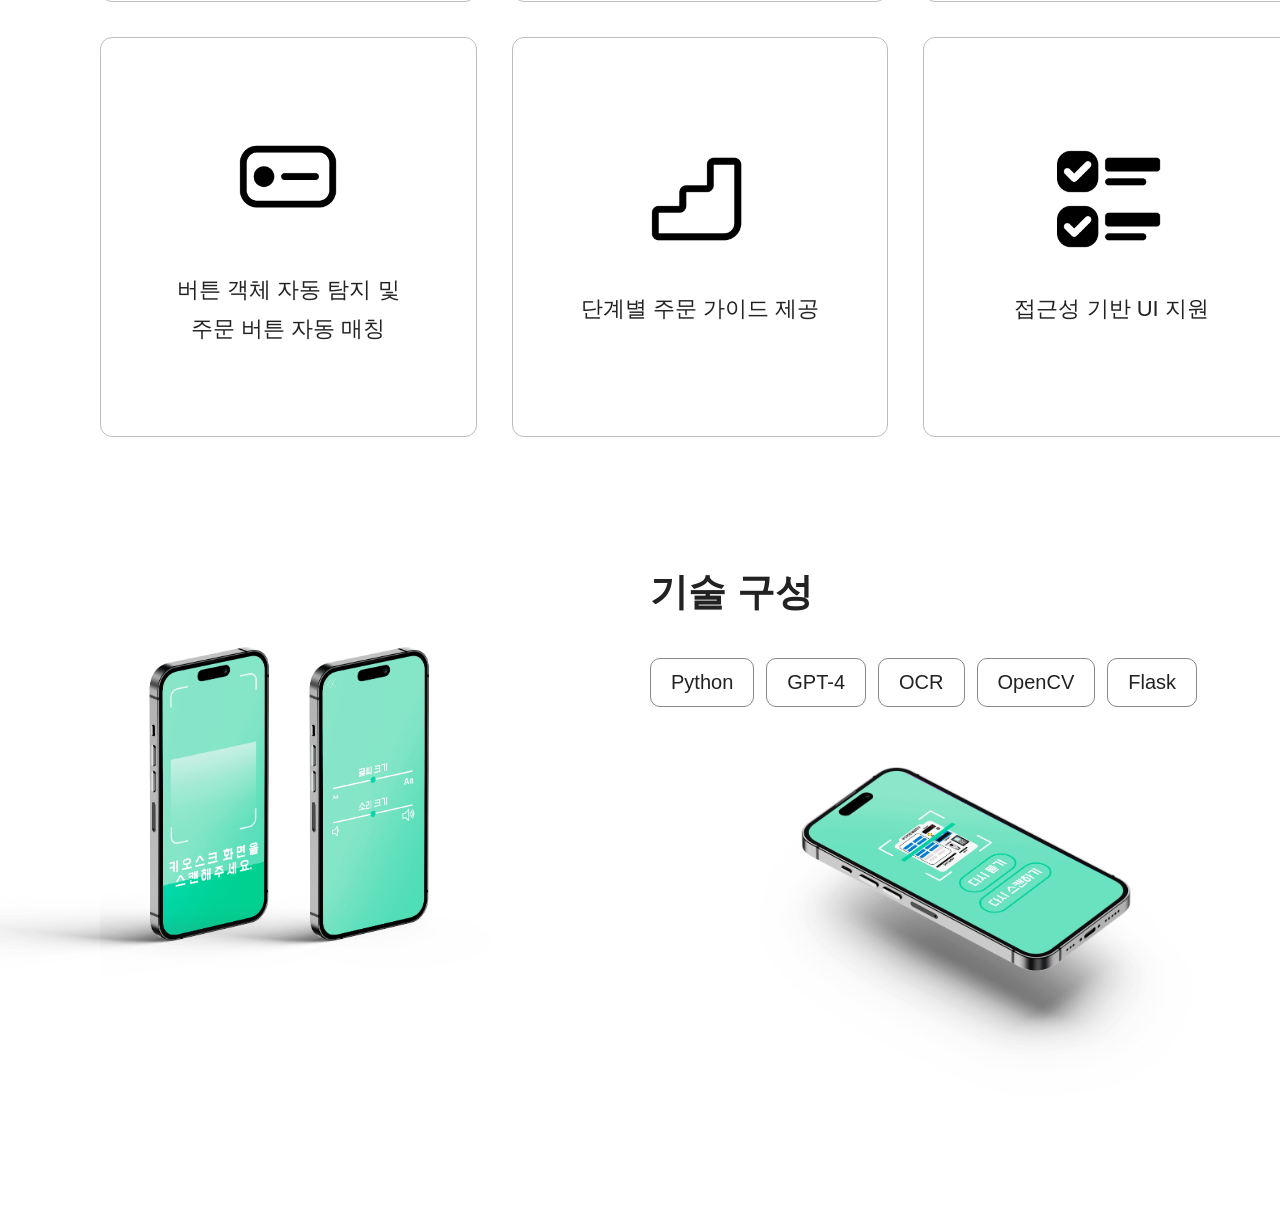
<file: page5.html>
<!doctype html>
<html lang="ko">
  <head>
    <meta charset="UTF-8" />
    <meta name="viewport" content="width=device-width, initial-scale=1.0" />

    <title>키오스크 가이드 | 박하영 포트폴리오</title>

    <link rel="stylesheet" href="css/page5.css" />
  </head>

  <body>
    <header>
      <div class="header-award">
        한신대학교 2024 한신 AI·SW 페스티벌 개발 일반 부문 | 대상 수상작
      </div>

      <nav>
        <a href="main.html">MAIN</a>
        <a href="page2.html">소개</a>
        <a href="page3.html" class="active">프로젝트</a>
        <a href="page9.html">연락처</a>
      </nav>
    </header>

    <section class="project-detail">
      <div class="project-header">
        <h1>디지털 소외 계층의 접근성 강화를 위한 키오스크 가이드</h1>

        <div class="project-tags">
          <span>앱</span>
          <span>AI</span>
          <span>OCR</span>
        </div>
      </div>

      <section class="overview">
        <div class="overview-left">
          <h2>프로젝트 개요</h2>

          <p>
            디지털 소외 계층의 접근성을 강화하기 위해<br />
            AI와 OCR 기술을 활용한 키오스크 가이드 앱을 개발하였습니다.
          </p>

          <div class="github-wrap">
            <a
              href="https://github.com/luv41317/kioGuide"
              class="github-btn"
              target="_blank"
              rel="noopener noreferrer"
            >
              GITHUB 바로가기 →
            </a>
          </div>
        </div>

        <div class="overview-right">
          <img src="images/page5_kiosk_1.png" alt="" />
        </div>
      </section>

      <section class="project-result">
        <h2>Progect Result</h2>

        <div class="result-grid">
          <div class="result-card">
            <div class="result-icon">🏆</div>
            <h3>대상 수상</h3>
            <p>2024 한신 AI·SW 페스티벌 개발 일반 부문</p>
          </div>

          <div class="result-card">
            <div class="result-icon">📄</div>
            <h3>논문 작성</h3>
            <p>
              디지털 소외 계층의 키오스크 접근성 강화를 위한<br />
              OCR 및 AI 기반 안내 앱 연구
            </p>
          </div>
        </div>
      </section>

      <section class="ux-process">
        <h2>UX Process</h2>

        <div class="process-timeline">

          <div class="process-step">
            <span class="step-number">01</span>
            <h3>문제 발견</h3>
            <p>
              디지털 소외 계층의<br>
              키오스크 이용 문제 분석
            </p>
          </div>

          <div class="process-step">
            <span class="step-number">02</span>
            <h3>사용자 조사</h3>
            <p>
              키오스크 이용 실태 및<br>
              선행 연구 조사
            </p>
          </div>

          <div class="process-step">
            <span class="step-number">03</span>
            <h3>아이디어 도출</h3>
            <p>
              OCR · AI 기반의<br>
              키오스크 가이드 아이디어 제안
            </p>
          </div>

          <div class="process-step">
            <span class="step-number">04</span>
            <h3>서비스 기획</h3>
            <p>
              사용자 플로우 및<br>
              핵심 기능 기획
            </p>
          </div>

          <div class="process-step">
            <span class="step-number">05</span>
            <h3>UI · UX 디자인</h3>
            <p>
              접근성을 고려한<br>
              인터페이스 설계
            </p>
          </div>

          <div class="process-step">
            <span class="step-number">06</span>
            <h3>발표 · 논문 작성</h3>
            <p>
              공모전 발표 자료 제작 및<br>
              공모전 개발 논문 작성
            </p>
          </div>

        </div>
      </section>

      <section class="my-role">
        <h2>My Role</h2>

        <div class="role-grid">

          <div class="role-item">
            <div class="role-top">
              <h3>아이디어 도출</h3>
              <span>80%</span>
            </div>

            <div class="role-bar">
              <div class="role-fill" style="width: 80%"></div>
            </div>
          </div>

          <div class="role-item">
            <div class="role-top">
              <h3>서비스 기획</h3>
              <span>70%</span>
            </div>

            <div class="role-bar">
              <div class="role-fill" style="width: 70%"></div>
            </div>
          </div>

          <div class="role-item">
            <div class="role-top">
              <h3>UI · UX 디자인</h3>
              <span>100%</span>
            </div>

            <div class="role-bar">
              <div class="role-fill" style="width: 100%"></div>
            </div>
          </div>

          <div class="role-item">
            <div class="role-top">
              <h3>발표 자료 제작</h3>
              <span>100%</span>
            </div>

            <div class="role-bar">
              <div class="role-fill" style="width: 100%"></div>
            </div>
          </div>

          <div class="role-item">
            <div class="role-top">
              <h3>논문 작성</h3>
              <span>40%</span>
            </div>

            <div class="role-bar">
              <div class="role-fill" style="width: 40%"></div>
            </div>
          </div>

        </div>

        <p class="role-description">
          ⊙ 디지털 소외 계층의 키오스크 이용 문제를 발견하고 아이디어 도출부터
          서비스 기획, UI · UX 디자인, 발표 자료 제작까지 프로젝트의 주요 과정에 참여<br>
          ⊙ 논문 작성에도 일부 기여하며 프로젝트 결과를 정리
        </p>
      </section>

      <section class="features">
        <h2>주요 기능</h2>
        <div class="feature-grid">
          <div class="feature-card">
            <img src="images/page5_voice.png" alt="" />
            <p>주문 음성 · 텍스트 입력</p>
          </div>

          <div class="feature-card">
            <img src="images/page5_analysis.png" alt="" />
            <p>메뉴 · 옵션 AI 분석</p>
          </div>

          <div class="feature-card">
            <img src="images/page5_ocr.png" alt="" />
            <p>키오스크 화면 OCR 인식</p>
          </div>

          <div class="feature-card">
            <img src="images/page5_button.png" alt="" />
            <p>버튼 객체 자동 탐지 및<br />주문 버튼 자동 매칭</p>
          </div>

          <div class="feature-card">
            <img src="images/page5_guide.png" alt="" />
            <p>단계별 주문 가이드 제공</p>
          </div>

          <div class="feature-card">
            <img src="images/page5_ui.png" alt="" />
            <p>접근성 기반 UI 지원</p>
          </div>
        </div>
      </section>

      <section class="tech-section">
        <div class="tech-left">
          <div class="phone-group">
            <img
              src="images/page5_kiosk_2.png"
              alt=""
              class="phone-left"
            />
            <img
              src="images/page5_kiosk_3.png"
              alt=""
              class="phone-right"
            />
          </div>
        </div>

        <div class="tech-right">
          <h2>기술 구성</h2>
          <div class="tech-stack">
            <span>Python</span>
            <span>GPT-4</span>
            <span>OCR</span>
            <span>OpenCV</span>
            <span>Flask</span>
          </div>
          <img
            src="images/page5_kiosk_4.png"
            alt=""
            class="bottom-phone"
          />
        </div>
      </section>
  </body>
</html>
</file>
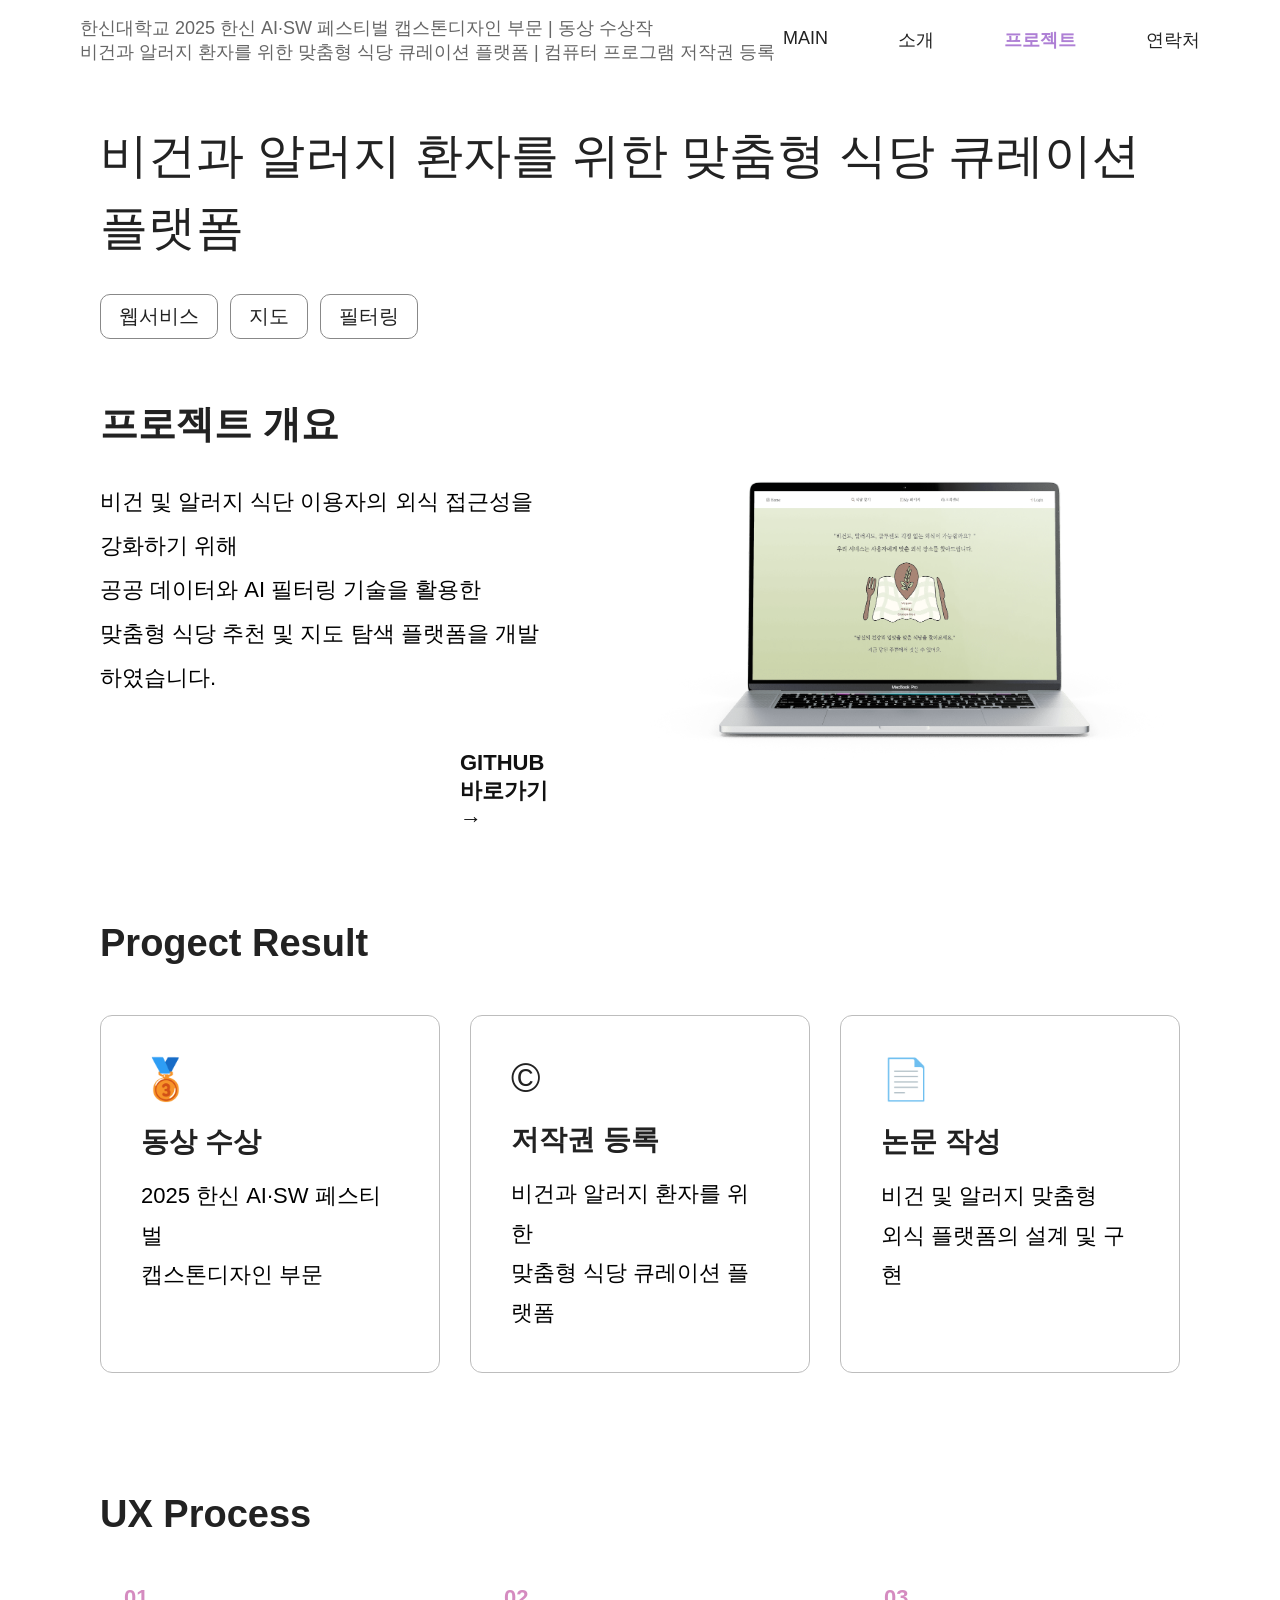
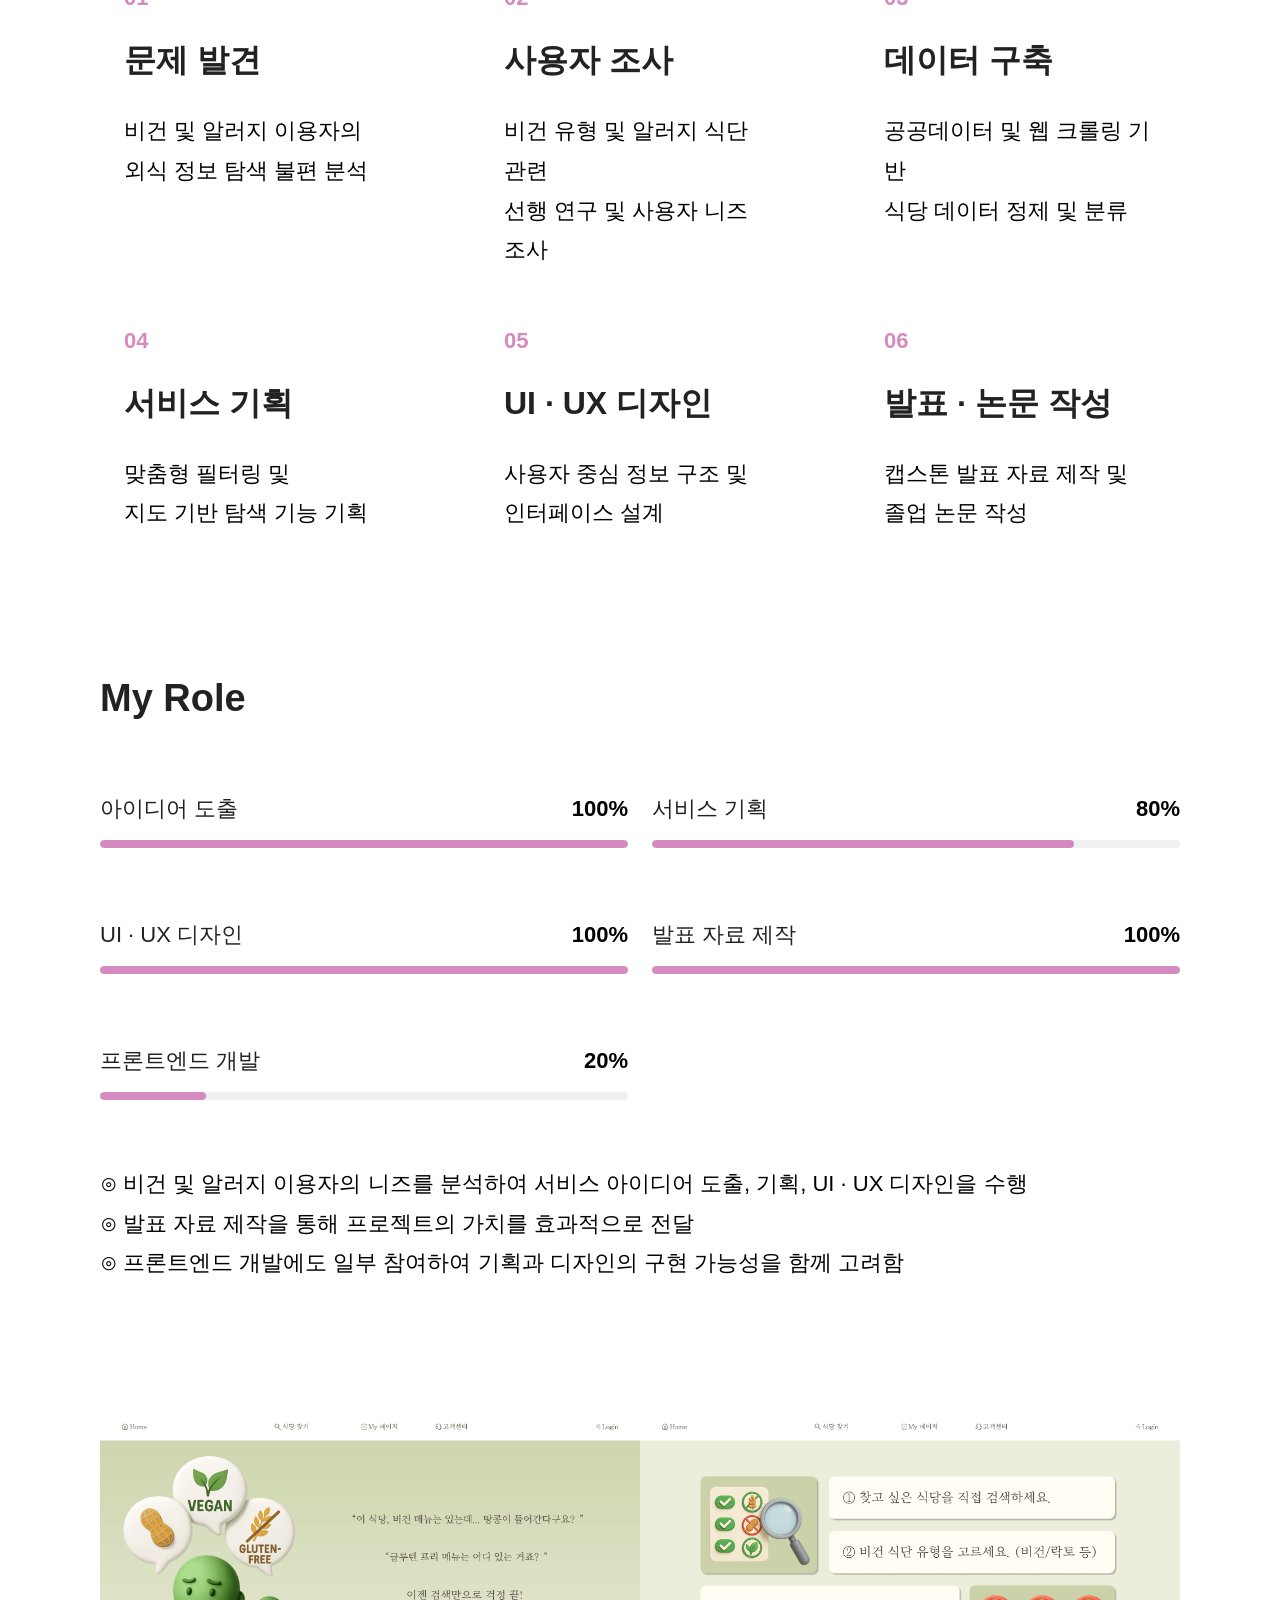
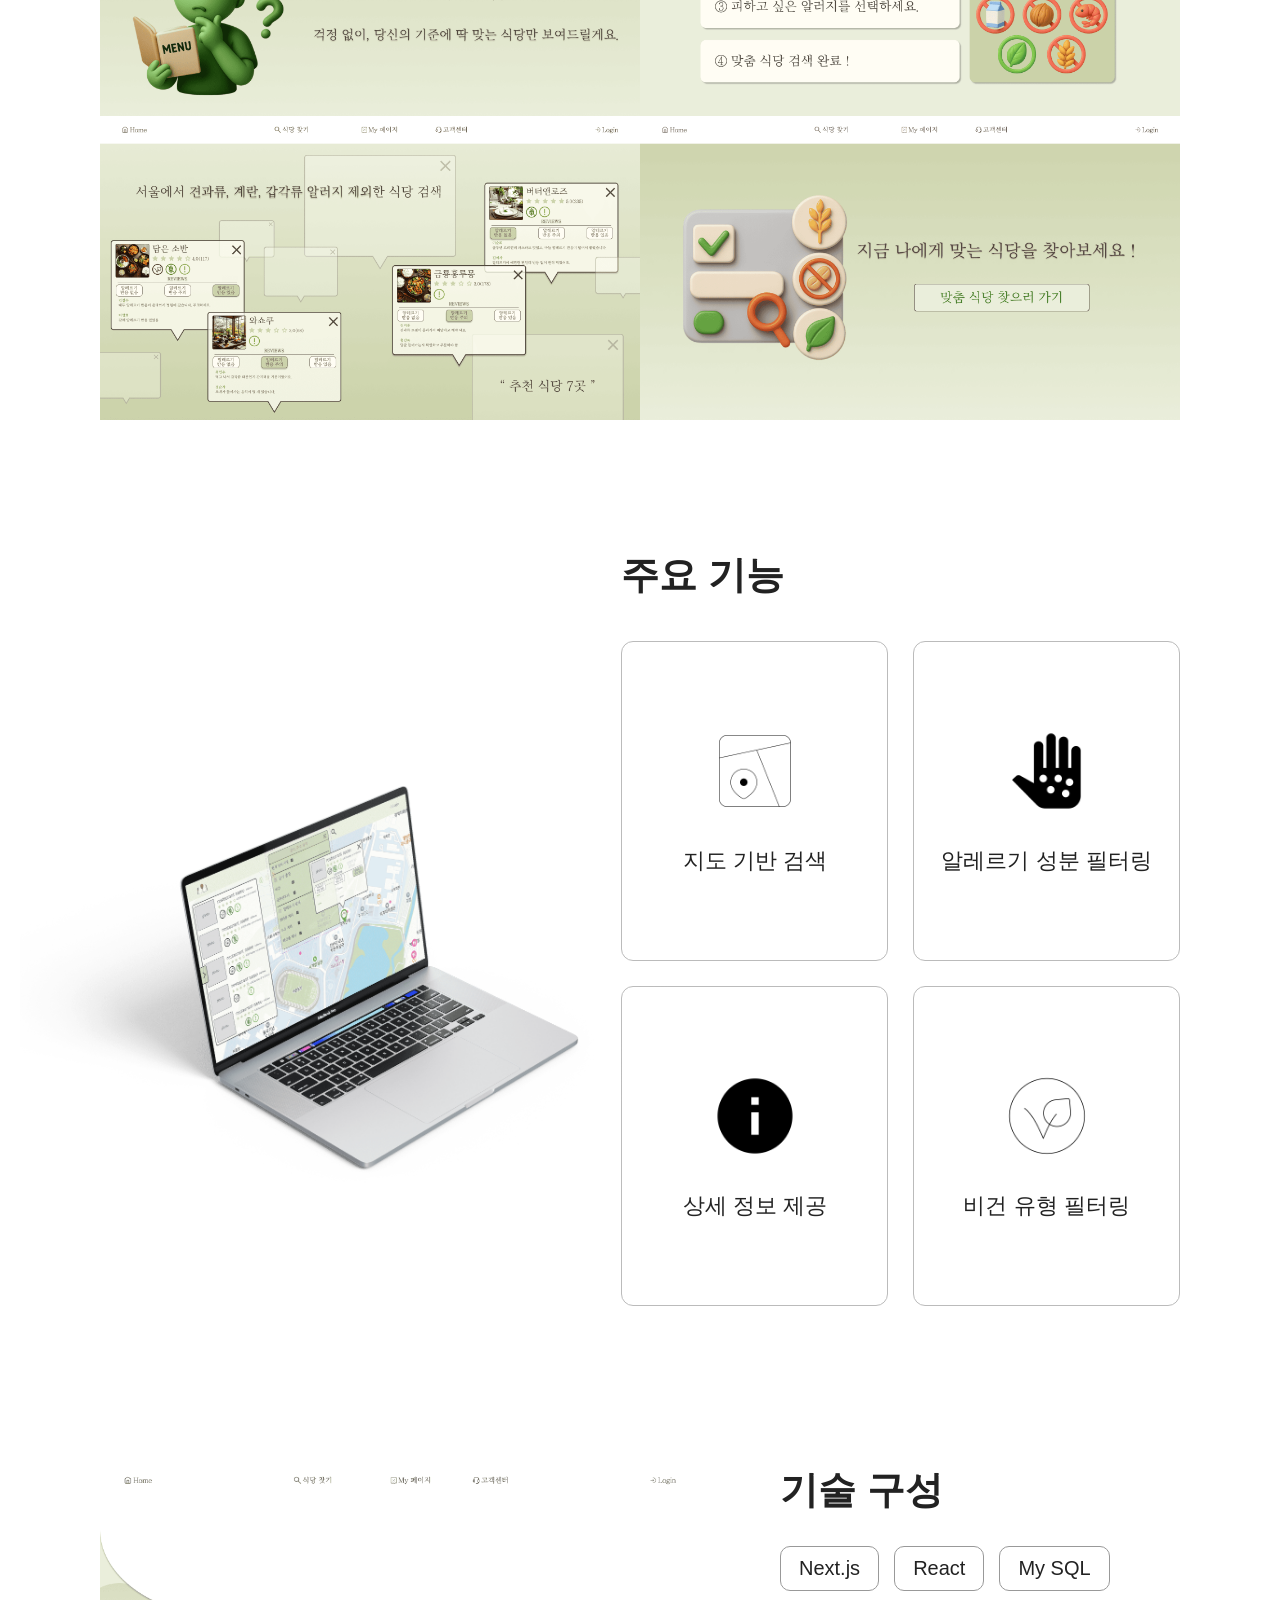
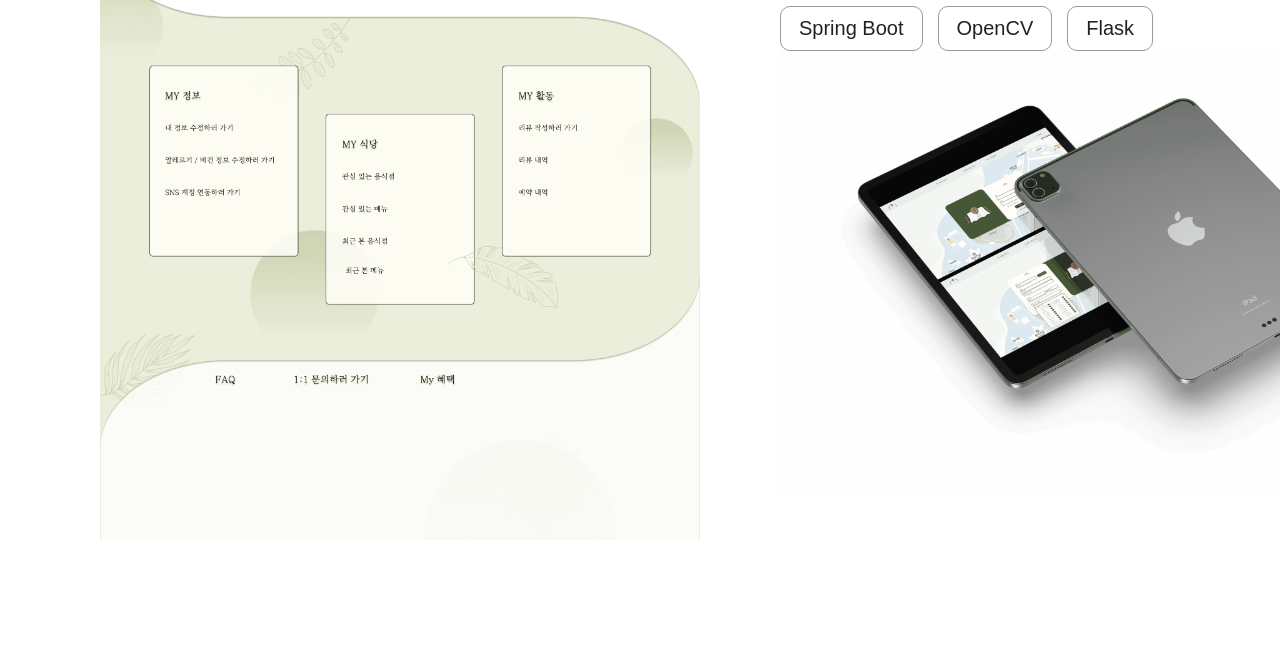
<file: page6.html>
<!doctype html>
<html lang="ko">
  <head>
    <meta charset="UTF-8" />
    <meta name="viewport" content="width=device-width, initial-scale=1.0" />

    <title>VEGAN 플랫폼</title>

    <link rel="stylesheet" href="css/page6.css" />
  </head>

  <body>
    <header>
      <div class="header-award">
        한신대학교 2025 한신 AI·SW 페스티벌 캡스톤디자인 부문 | 동상 수상작<br />

        <span id="copyrightBtn">
          비건과 알러지 환자를 위한 맞춤형 식당 큐레이션 플랫폼 | 컴퓨터
          프로그램 저작권 등록
        </span>
      </div>

      <nav>
        <a href="main.html">MAIN</a>
        <a href="page2.html">소개</a>
        <a href="page3.html" class="active">프로젝트</a>
        <a href="page9.html">연락처</a>
      </nav>
    </header>

    <main class="container">
      <section class="intro-section">
        <div class="intro-left">
          <h1>비건과 알러지 환자를 위한 맞춤형 식당 큐레이션 플랫폼</h1>

          <div class="tags">
            <span>웹서비스</span>
            <span>지도</span>
            <span>필터링</span>
          </div>

          <div class="overview-wrap">
            <div class="overview-text">
              <h2>프로젝트 개요</h2>

              <p>
                비건 및 알러지 식단 이용자의 외식 접근성을 강화하기 위해<br />
                공공 데이터와 AI 필터링 기술을 활용한<br />
                맞춤형 식당 추천 및 지도 탐색 플랫폼을 개발하였습니다.
              </p>

              <a
                href="https://github.com/luv41317/fresh_plate"
                class="github-btn"
                target="_blank"
                rel="noopener noreferrer"
              >
                GITHUB 바로가기 →
              </a>
            </div>

            <div class="intro-right">
              <img src="images/page6_vegan_mockup_1.png" alt="" />
            </div>
          </div>
        </div>
      </section>

      <section class="project-result">
        <h2>Progect Result</h2>

        <div class="result-grid">
          <div class="result-card">
            <div class="result-icon">🥉</div>
            <h3>동상 수상</h3>
            <p>
              2025 한신 AI·SW 페스티벌<br />
              캡스톤디자인 부문
            </p>
          </div>

          <div class="result-card">
            <div class="result-icon">©</div>
            <h3>저작권 등록</h3>
            <p>
              비건과 알러지 환자를 위한<br />
              맞춤형 식당 큐레이션 플랫폼
            </p>
          </div>

          <div class="result-card">
            <div class="result-icon">📄</div>
            <h3>논문 작성</h3>
            <p>
              비건 및 알러지 맞춤형<br />
              외식 플랫폼의 설계 및 구현
            </p>
          </div>
        </div>
      </section>

      <section class="ux-process">
        <h2>UX Process</h2>

        <div class="process-timeline">
          <div class="process-step">
            <span class="step-number">01</span>
            <h3>문제 발견</h3>
            <p>
              비건 및 알러지 이용자의 <br />
              외식 정보 탐색 불편 분석
            </p>
          </div>

          <div class="process-step">
            <span class="step-number">02</span>
            <h3>사용자 조사</h3>
            <p>
              비건 유형 및 알러지 식단 관련 <br />
              선행 연구 및 사용자 니즈 조사
            </p>
          </div>

          <div class="process-step">
            <span class="step-number">03</span>
            <h3>데이터 구축</h3>
            <p>
              공공데이터 및 웹 크롤링 기반 <br />
              식당 데이터 정제 및 분류
            </p>
          </div>

          <div class="process-step">
            <span class="step-number">04</span>
            <h3>서비스 기획</h3>
            <p>
              맞춤형 필터링 및 <br />
              지도 기반 탐색 기능 기획
            </p>
          </div>

          <div class="process-step">
            <span class="step-number">05</span>
            <h3>UI · UX 디자인</h3>
            <p>
              사용자 중심 정보 구조 및 <br />
              인터페이스 설계
            </p>
          </div>

          <div class="process-step">
            <span class="step-number">06</span>
            <h3>발표 · 논문 작성</h3>
            <p>
              캡스톤 발표 자료 제작 및 <br />
              졸업 논문 작성
            </p>
          </div>
        </div>
      </section>

      <section class="my-role">
        <h2>My Role</h2>

        <div class="role-grid">
          <div class="role-item">
            <div class="role-top">
              <h3>아이디어 도출</h3>
              <span>100%</span>
            </div>

            <div class="role-bar">
              <div class="role-fill" style="width: 100%"></div>
            </div>
          </div>

          <div class="role-item">
            <div class="role-top">
              <h3>서비스 기획</h3>
              <span>80%</span>
            </div>

            <div class="role-bar">
              <div class="role-fill" style="width: 80%"></div>
            </div>
          </div>

          <div class="role-item">
            <div class="role-top">
              <h3>UI · UX 디자인</h3>
              <span>100%</span>
            </div>

            <div class="role-bar">
              <div class="role-fill" style="width: 100%"></div>
            </div>
          </div>

          <div class="role-item">
            <div class="role-top">
              <h3>발표 자료 제작</h3>
              <span>100%</span>
            </div>

            <div class="role-bar">
              <div class="role-fill" style="width: 100%"></div>
            </div>
          </div>

          <div class="role-item">
            <div class="role-top">
              <h3>프론트엔드 개발</h3>
              <span>20%</span>
            </div>

            <div class="role-bar">
              <div class="role-fill" style="width: 20%"></div>
            </div>
          </div>
        </div>

        <p class="role-description">
          ⊙ 비건 및 알러지 이용자의 니즈를 분석하여 서비스 아이디어 도출, 기획,
          UI · UX 디자인을 수행<br />
          ⊙ 발표 자료 제작을 통해 프로젝트의 가치를 효과적으로 전달<br />
          ⊙ 프론트엔드 개발에도 일부 참여하여 기획과 디자인의 구현 가능성을 함께
          고려함
        </p>
      </section>

      <section class="desktop-grid">
        <img src="images/page6_vegan_desktop_1.png" alt="" />
        <img src="images/page6_vegan_desktop_2.png" alt="" />
        <img src="images/page6_vegan_desktop_3.png" alt="" />
        <img src="images/page6_vegan_desktop_4.png" alt="" />
      </section>

      <section class="feature-section">
        <div class="feature-left">
          <img src="images/page6_vegan_mockup_2.png" alt="" />
        </div>

        <div class="feature-right">
          <h2>주요 기능</h2>

          <div class="feature-grid">
            <div class="feature-card">
              <img src="images/page6_map.png" alt="" />
              <p>지도 기반 검색</p>
            </div>

            <div class="feature-card">
              <img src="images/page6_allergy.png" alt="" />
              <p>알레르기 성분 필터링</p>
            </div>

            <div class="feature-card">
              <img src="images/page6_information.png" alt="" />
              <p>상세 정보 제공</p>
            </div>

            <div class="feature-card">
              <img src="images/page6_vegan.png" alt="" />
              <p>비건 유형 필터링</p>
            </div>
          </div>
        </div>
      </section>

      <section class="tech-section">
        <div class="tech-left">
          <img src="images/page6_vegan_desktop_5.png" alt="" />
        </div>

        <div class="tech-right">
          <h2>기술 구성</h2>

          <div class="tech-stack">
            <div class="tech-row">
              <span>Next.js</span>
              <span>React</span>
              <span>My SQL</span>
            </div>

            <div class="tech-row">
              <span>Spring Boot</span>
              <span>OpenCV</span>
              <span>Flask</span>
            </div>
          </div>
          <img src="images/page6_vegan_mockup_3.png" alt="" class="tablet" />
        </div>
      </section>
    </main>
    <div class="popup" id="popup">
      <div class="popup-content">
        <button class="close-btn" id="closeBtn">✕</button>

        <img src="images/page6_copyright.png" alt="저작권 등록증" />
      </div>
    </div>

    <script>
      const popup = document.getElementById('popup');
      const openBtn = document.getElementById('copyrightBtn');
      const closeBtn = document.getElementById('closeBtn');

      openBtn.addEventListener('click', () => {
        popup.classList.add('show');
      });

      closeBtn.addEventListener('click', () => {
        popup.classList.remove('show');
      });

      popup.addEventListener('click', (e) => {
        if (e.target === popup) {
          popup.classList.remove('show');
        }
      });
    </script>
  </body>
</html>
</file>
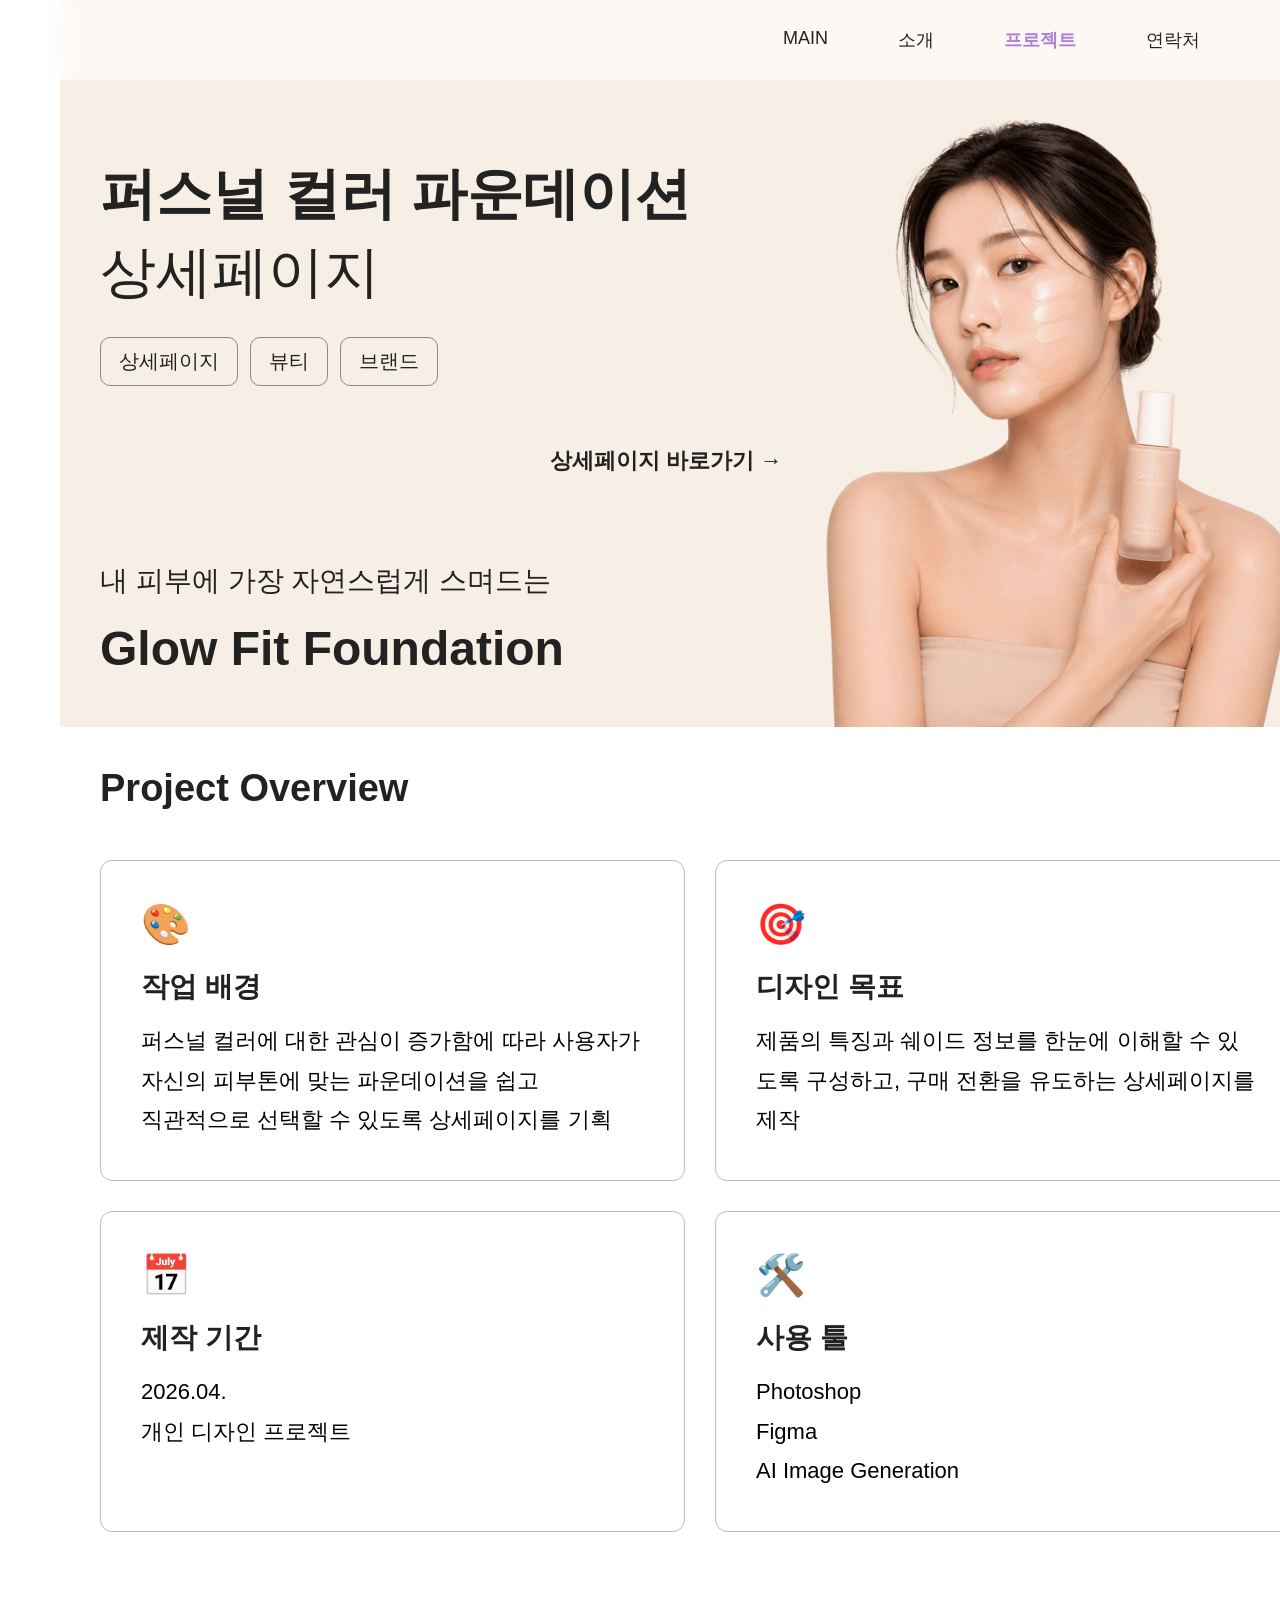
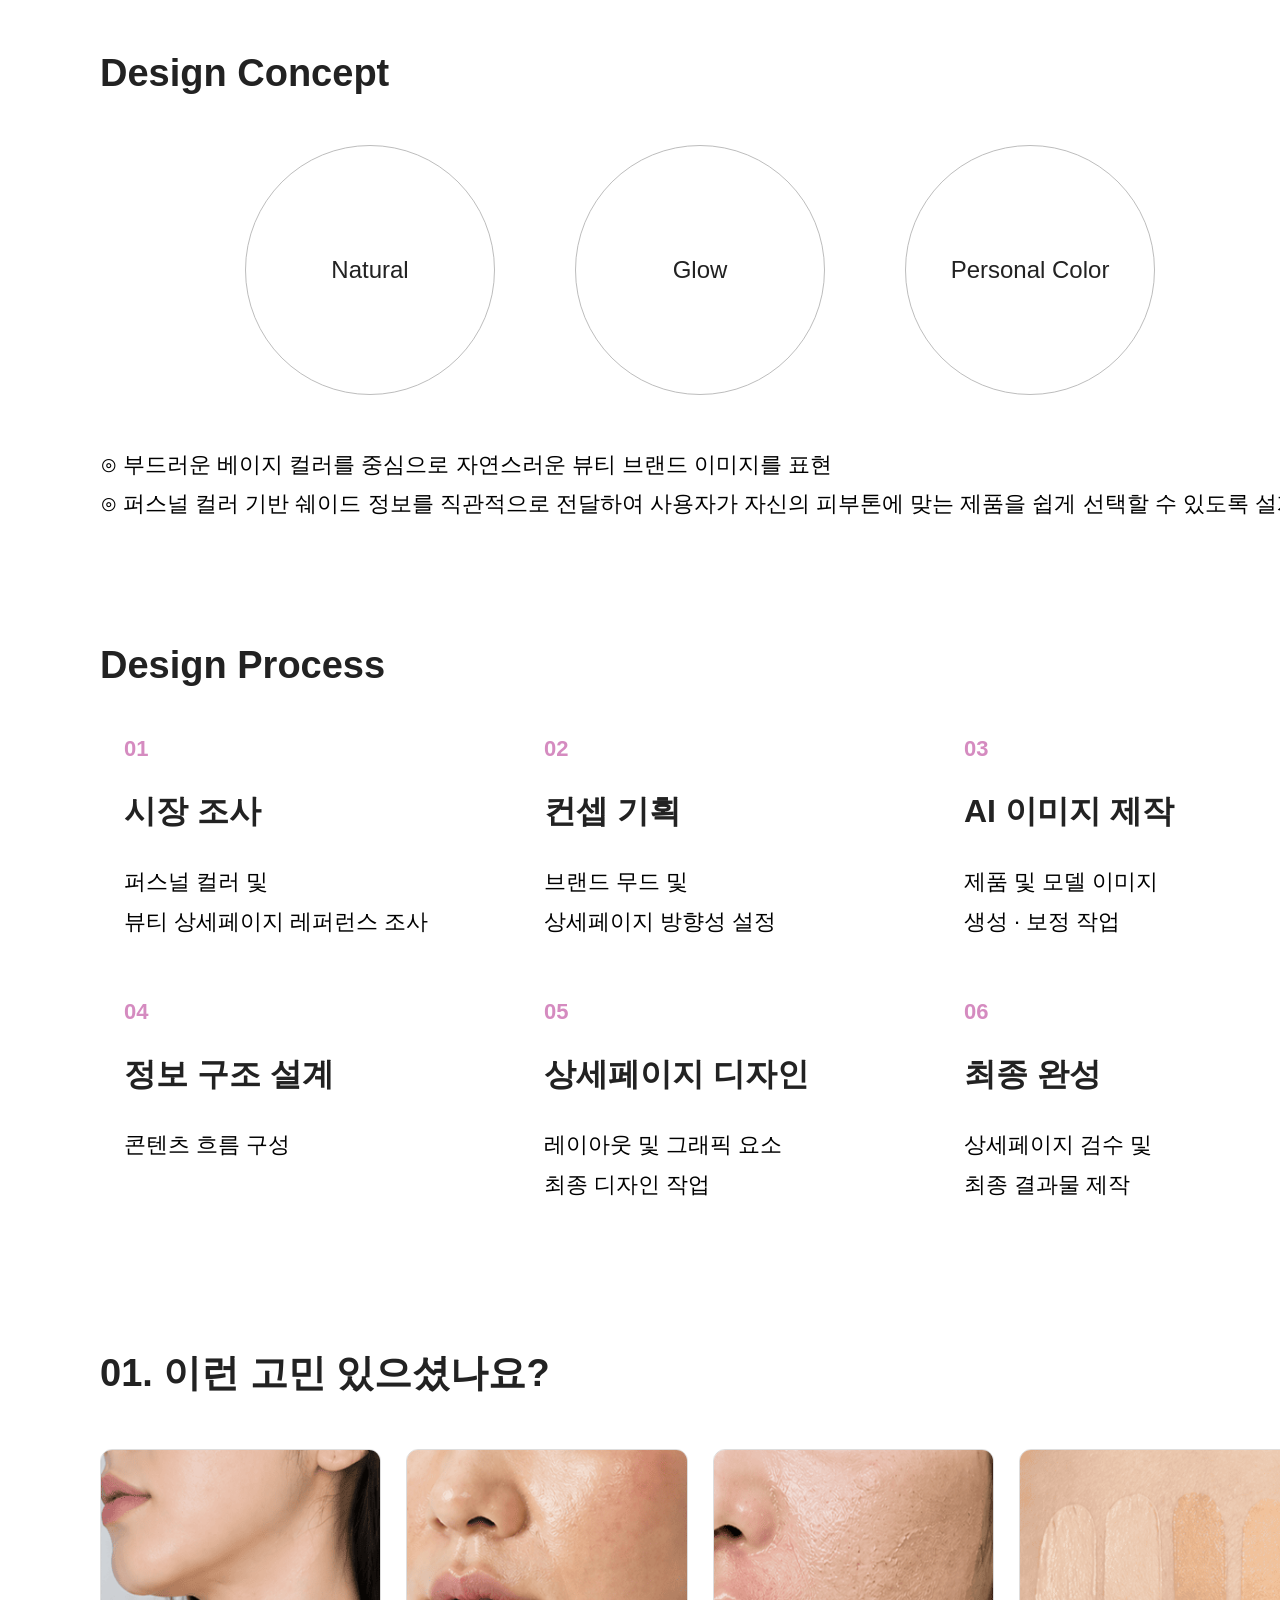
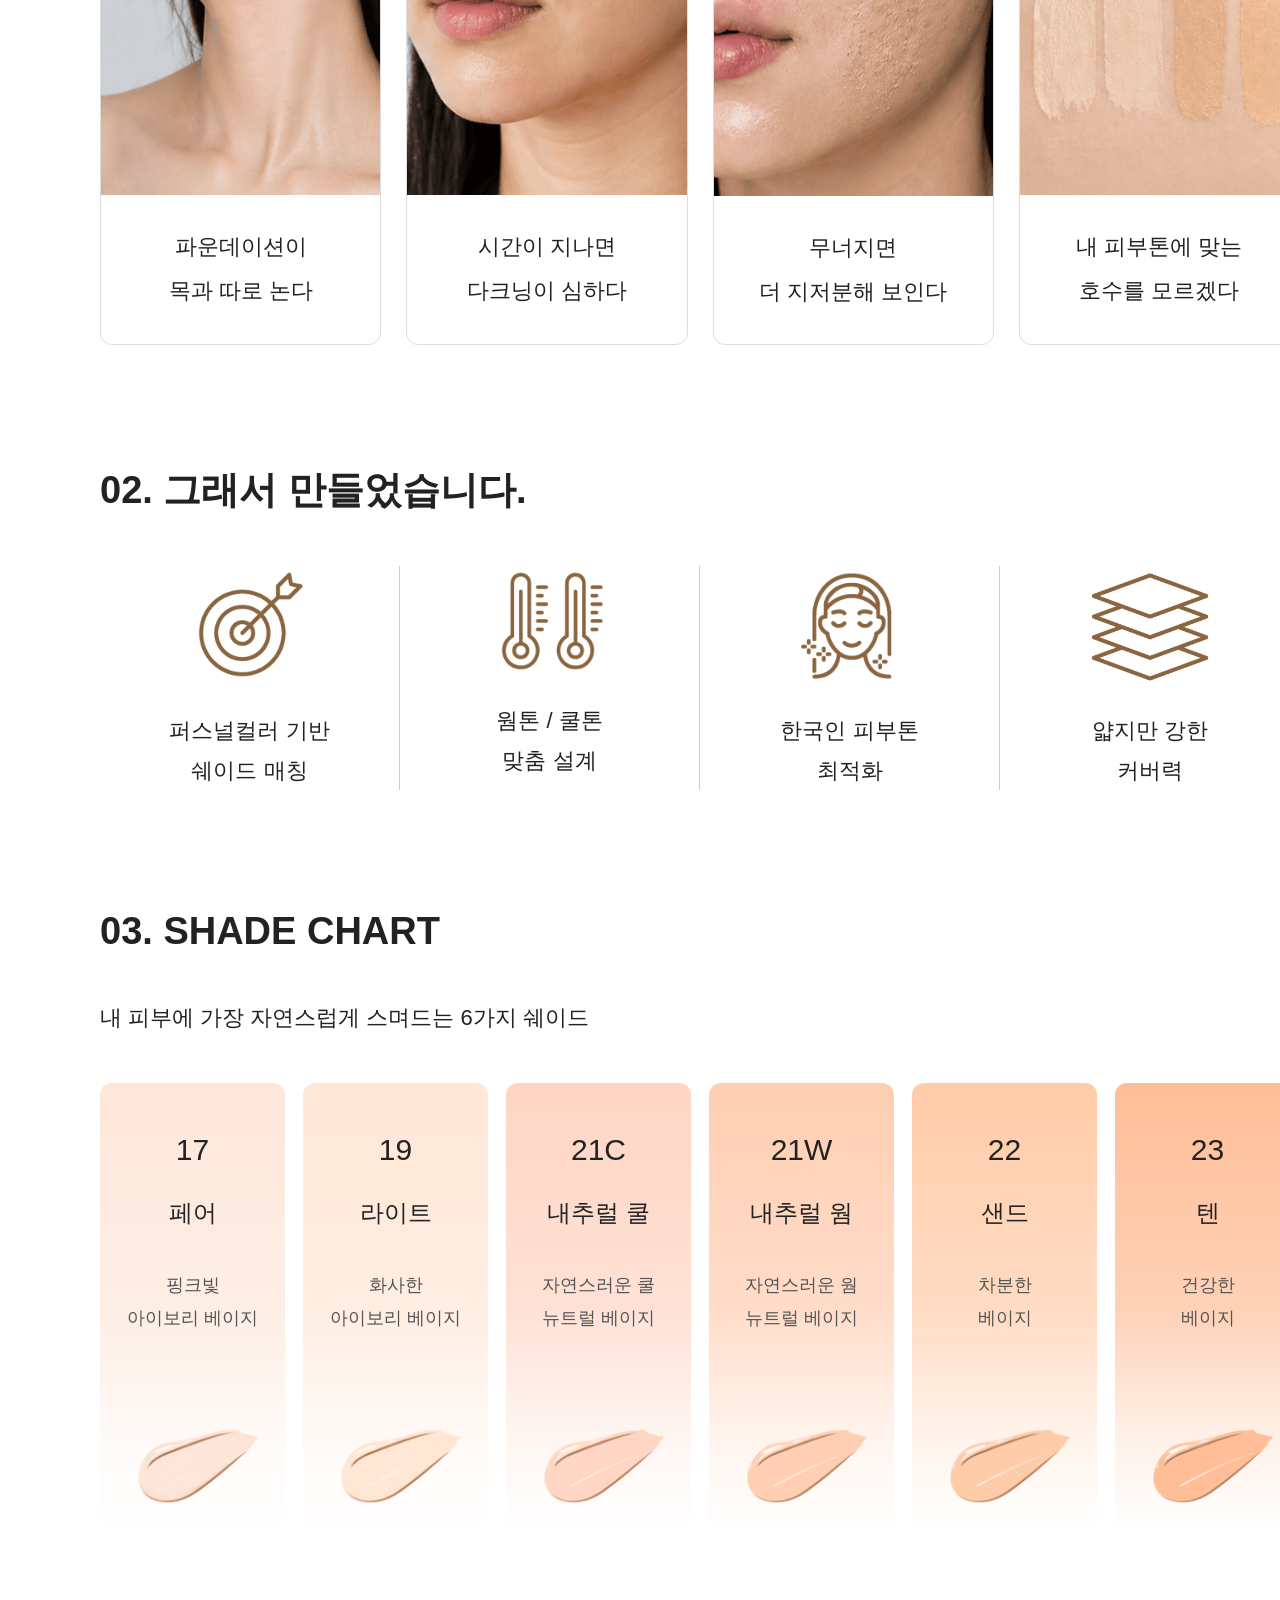
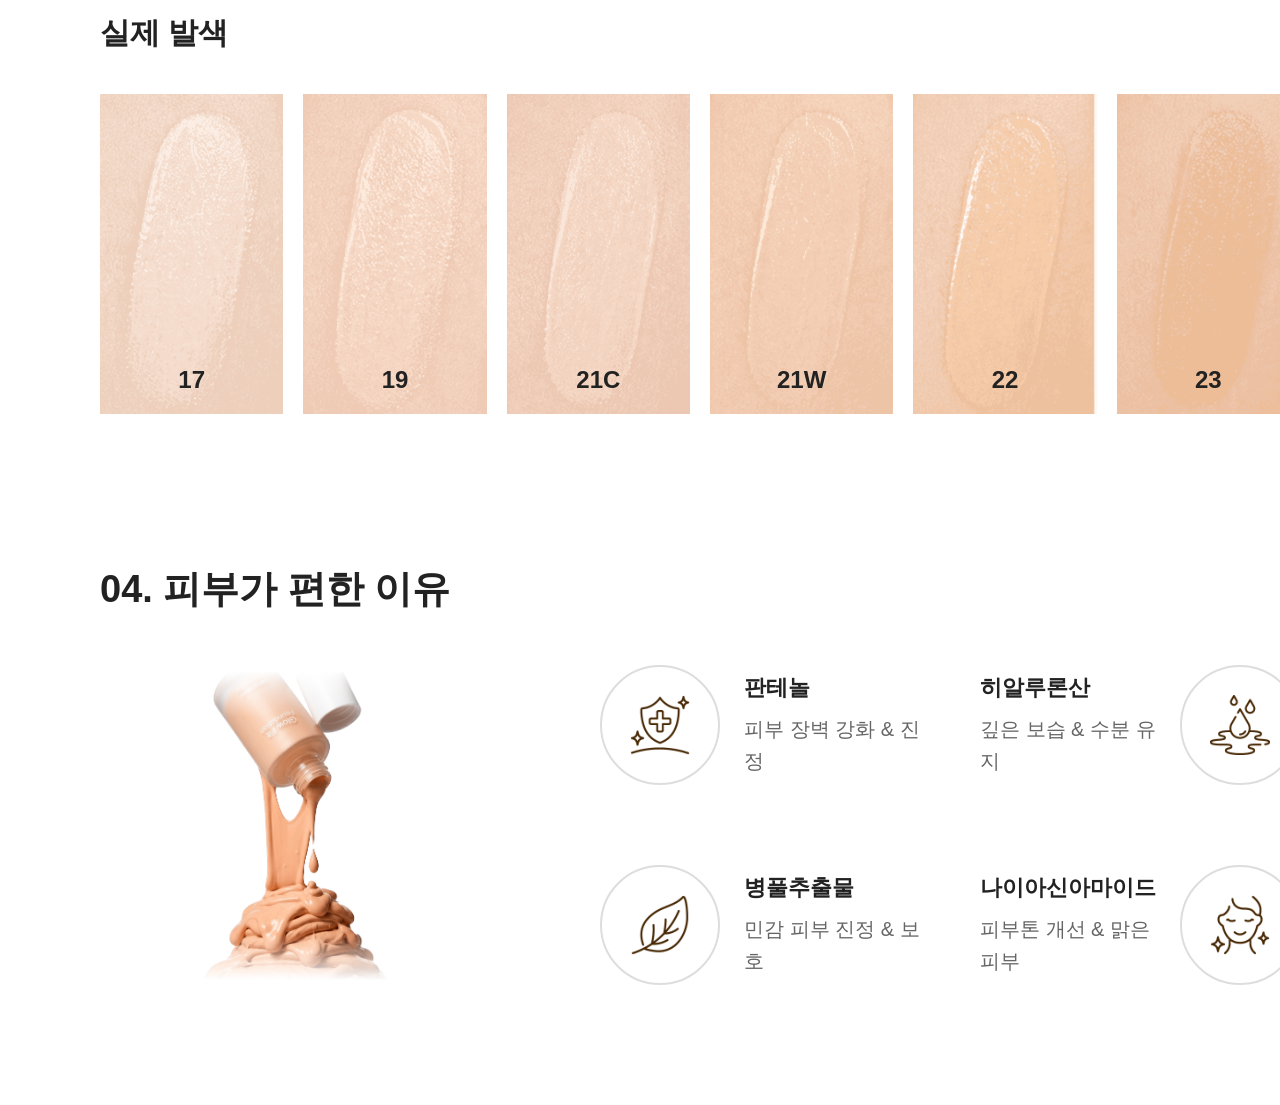
<file: page7.html>
<!doctype html>
<html lang="ko">
  <head>
    <meta charset="UTF-8" />
    <meta name="viewport" content="width=device-width, initial-scale=1.0" />
    <title>퍼스널 컬러 파운데이션 상세페이지</title>

    <link rel="stylesheet" href="css/page7.css" />
  </head>

  <body>
    <div class="popup" id="detailPopup">
      <span class="popup-close">&times;</span>

      <img src="images/page7_shortcut.png" alt="상세페이지" />
    </div>

    <header>
      <nav>
        <a href="main.html">MAIN</a>
        <a href="page2.html">소개</a>
        <a href="page3.html" class="active">프로젝트</a>
        <a href="page9.html">연락처</a>
      </nav>
    </header>

    <main class="page7">
      <!-- HERO -->

      <section class="hero">
        <div class="hero-left">
          <h1>
            퍼스널 컬러 파운데이션<br />
            <span>상세페이지</span>
          </h1>

          <div class="tags">
            <span>상세페이지</span>
            <span>뷰티</span>
            <span>브랜드</span>
          </div>

          <a href="#" class="detail-link" id="openPopup">
            상세페이지 바로가기 →
          </a>

          <p class="hero-copy">
            내 피부에 가장 자연스럽게 스며드는<br />
            <strong>Glow Fit Foundation</strong>
          </p>
        </div>

        <div class="hero-right">
          <img src="images/page7_model.png" alt="" />
        </div>
      </section>

      <!-- PROJECT OVERVIEW -->

      <section class="project-overview">
        <h2>Project Overview</h2>

        <div class="project-grid">
          <div class="project-card">
            <div class="project-icon">🎨</div>
            <h3>작업 배경</h3>

            <p>
              퍼스널 컬러에 대한 관심이 증가함에 따라 사용자가<br />
              자신의 피부톤에 맞는 파운데이션을 쉽고<br />직관적으로 선택할 수
              있도록 상세페이지를 기획
            </p>
          </div>

          <div class="project-card">
            <div class="project-icon">🎯</div>
            <h3>디자인 목표</h3>

            <p>
              제품의 특징과 쉐이드 정보를 한눈에 이해할 수 있도록 구성하고, 구매
              전환을 유도하는 상세페이지를 제작
            </p>
          </div>

          <div class="project-card">
            <div class="project-icon">📅</div>
            <h3>제작 기간</h3>

            <p>
              2026.04.<br />
              개인 디자인 프로젝트<br />
            </p>
          </div>

          <div class="project-card">
            <div class="project-icon">🛠️</div>
            <h3>사용 툴</h3>

            <p>
              Photoshop<br />
              Figma<br />
              AI Image Generation
            </p>
          </div>
        </div>
      </section>

      <!-- DESIGN CONCEPT -->

      <section class="design-concept">
        <h2>Design Concept</h2>

        <div class="concept-keywords">
          <span>Natural</span>
          <span>Glow</span>
          <span>Personal Color</span>
        </div>

        <p class="concept-description">
          ⊙ 부드러운 베이지 컬러를 중심으로 자연스러운 뷰티 브랜드 이미지를
          표현<br />

          ⊙ 퍼스널 컬러 기반 쉐이드 정보를 직관적으로 전달하여 사용자가 자신의
          피부톤에 맞는 제품을 쉽게 선택할 수 있도록 설계
        </p>
      </section>

      <!-- DESIGN PROCESS -->

      <section class="design-process">
        <h2>Design Process</h2>

        <div class="process-timeline">
          <div class="process-step">
            <span class="step-number">01</span>

            <h3>시장 조사</h3>

            <p>
              퍼스널 컬러 및<br />
              뷰티 상세페이지 레퍼런스 조사
            </p>
          </div>

          <div class="process-step">
            <span class="step-number">02</span>

            <h3>컨셉 기획</h3>

            <p>
              브랜드 무드 및<br />
              상세페이지 방향성 설정
            </p>
          </div>

          <div class="process-step">
            <span class="step-number">03</span>

            <h3>AI 이미지 제작</h3>

            <p>
              제품 및 모델 이미지<br />
              생성 · 보정 작업
            </p>
          </div>

          <div class="process-step">
            <span class="step-number">04</span>

            <h3>정보 구조 설계</h3>

            <p>콘텐츠 흐름 구성</p>
          </div>

          <div class="process-step">
            <span class="step-number">05</span>

            <h3>상세페이지 디자인</h3>

            <p>
              레이아웃 및 그래픽 요소<br />
              최종 디자인 작업
            </p>
          </div>

          <div class="process-step">
            <span class="step-number">06</span>

            <h3>최종 완성</h3>

            <p>
              상세페이지 검수 및<br />
              최종 결과물 제작
            </p>
          </div>
        </div>
      </section>

      <!-- 고민 -->

      <section class="worry-section">
        <h2>01. 이런 고민 있으셨나요?</h2>

        <div class="worry-grid">
          <div class="worry-card">
            <img src="images/page7_worry_1.png" alt="" />
            <p>
              파운데이션이<br />
              목과 따로 논다
            </p>
          </div>

          <div class="worry-card">
            <img src="images/page7_worry_2.png" alt="" />
            <p>
              시간이 지나면<br />
              다크닝이 심하다
            </p>
          </div>

          <div class="worry-card">
            <img src="images/page7_worry_3.png" alt="" />
            <p>
              무너지면<br />
              더 지저분해 보인다
            </p>
          </div>

          <div class="worry-card">
            <img src="images/page7_worry_4.png" alt="" />
            <p>
              내 피부톤에 맞는<br />
              호수를 모르겠다
            </p>
          </div>
        </div>
      </section>

      <!-- 솔루션 -->

      <section class="solution-section">
        <h2>02. 그래서 만들었습니다.</h2>

        <div class="solution-grid">
          <div class="solution-item">
            <img src="images/page7_matching.png" alt="" />
            <p>
              퍼스널컬러 기반<br />
              쉐이드 매칭
            </p>
          </div>

          <div class="solution-item">
            <img src="images/page7_tone.png" alt="" />
            <p>
              웜톤 / 쿨톤<br />
              맞춤 설계
            </p>
          </div>

          <div class="solution-item">
            <img src="images/page7_korean.png" alt="" />
            <p>
              한국인 피부톤<br />
              최적화
            </p>
          </div>

          <div class="solution-item">
            <img src="images/page7_cover.png" alt="" />
            <p>
              얇지만 강한<br />
              커버력
            </p>
          </div>
        </div>
      </section>

      <!-- 쉐이드 -->

      <section class="shade-section">
        <h2>03. SHADE CHART</h2>

        <p class="shade-desc">
          내 피부에 가장 자연스럽게 스며드는 6가지 쉐이드
        </p>

        <div class="shade-grid">
          <div class="shade-card shade17">
            <h3>17</h3>
            <h4>페어</h4>
            <p>핑크빛<br />아이보리 베이지</p>
            <img src="images/page7_shadechart_17.png" alt="" />
          </div>

          <div class="shade-card shade19">
            <h3>19</h3>
            <h4>라이트</h4>
            <p>화사한<br />아이보리 베이지</p>
            <img src="images/page7_shadechart_19.png" alt="" />
          </div>

          <div class="shade-card shade21c">
            <h3>21C</h3>
            <h4>내추럴 쿨</h4>
            <p>자연스러운 쿨<br />뉴트럴 베이지</p>
            <img src="images/page7_shadechart_21c.png" alt="" />
          </div>

          <div class="shade-card shade21w">
            <h3>21W</h3>
            <h4>내추럴 웜</h4>
            <p>자연스러운 웜<br />뉴트럴 베이지</p>
            <img src="images/page7_shadechart_21w.png" alt="" />
          </div>

          <div class="shade-card shade22">
            <h3>22</h3>
            <h4>샌드</h4>
            <p>차분한<br />베이지</p>
            <img src="images/page7_shadechart_22.png" alt="" />
          </div>

          <div class="shade-card shade23">
            <h3>23</h3>
            <h4>텐</h4>
            <p>건강한<br />베이지</p>
            <img src="images/page7_shadechart_23.png" alt="" />
          </div>
        </div>

        <h3 class="real-title">실제 발색</h3>

        <div class="real-grid">
          <div class="real-item">
            <img src="images/page7_real_17.png" alt="" />
            <span>17</span>
          </div>

          <div class="real-item">
            <img src="images/page7_real_19.png" alt="" />
            <span>19</span>
          </div>

          <div class="real-item">
            <img src="images/page7_real_21c.png" alt="" />
            <span>21C</span>
          </div>

          <div class="real-item">
            <img src="images/page7_real_21w.png" alt="" />
            <span>21W</span>
          </div>

          <div class="real-item">
            <img src="images/page7_real_22.png" alt="" />
            <span>22</span>
          </div>

          <div class="real-item">
            <img src="images/page7_real_23.png" alt="" />
            <span>23</span>
          </div>
        </div>
      </section>

      <!-- 성분 -->

      <section class="ingredient-section">
        <h2>04. 피부가 편한 이유</h2>

        <div class="ingredient-wrap">
          <div class="ingredient-left">
            <div class="ingredient-product">
              <img src="images/page7_product.png" alt="" />
            </div>
          </div>

          <div class="ingredient-right">
            <div class="ingredient-item">
              <div class="ingredient-icon">
                <img src="images/page7_panthenol.png" alt="" />
              </div>

              <div class="ingredient-text">
                <h4>판테놀</h4>
                <p>피부 장벽 강화 & 진정</p>
              </div>
            </div>

            <div class="ingredient-item reverse">
              <div class="ingredient-text">
                <h4>히알루론산</h4>
                <p>깊은 보습 & 수분 유지</p>
              </div>

              <div class="ingredient-icon">
                <img src="images/page7_hyaluronic.png" alt="" />
              </div>
            </div>

            <div class="ingredient-item">
              <div class="ingredient-icon">
                <img src="images/page7_cica.png" alt="" />
              </div>

              <div class="ingredient-text">
                <h4>병풀추출물</h4>
                <p>민감 피부 진정 & 보호</p>
              </div>
            </div>

            <div class="ingredient-item reverse">
              <div class="ingredient-text">
                <h4>나이아신아마이드</h4>
                <p>피부톤 개선 & 맑은 피부</p>
              </div>

              <div class="ingredient-icon">
                <img src="images/page7_niacinamide.png" alt="" />
              </div>
            </div>
          </div>
        </div>
      </section>
    </main>
    <script>
      const openBtn = document.getElementById('openPopup');
      const popup = document.getElementById('detailPopup');
      const closeBtn = document.querySelector('.popup-close');

      openBtn.addEventListener('click', function (e) {
        e.preventDefault();
        popup.classList.add('active');
      });

      closeBtn.addEventListener('click', function () {
        popup.classList.remove('active');
      });

      popup.addEventListener('click', function (e) {
        if (e.target === popup) {
          popup.classList.remove('active');
        }
      });

      openBtn.addEventListener('click', function (e) {
        e.preventDefault();
        popup.classList.add('active');
        document.body.style.overflow = 'hidden';
      });

      closeBtn.addEventListener('click', function () {
        popup.classList.remove('active');
        document.body.style.overflow = '';
      });
    </script>
  </body>
</html>
</file>
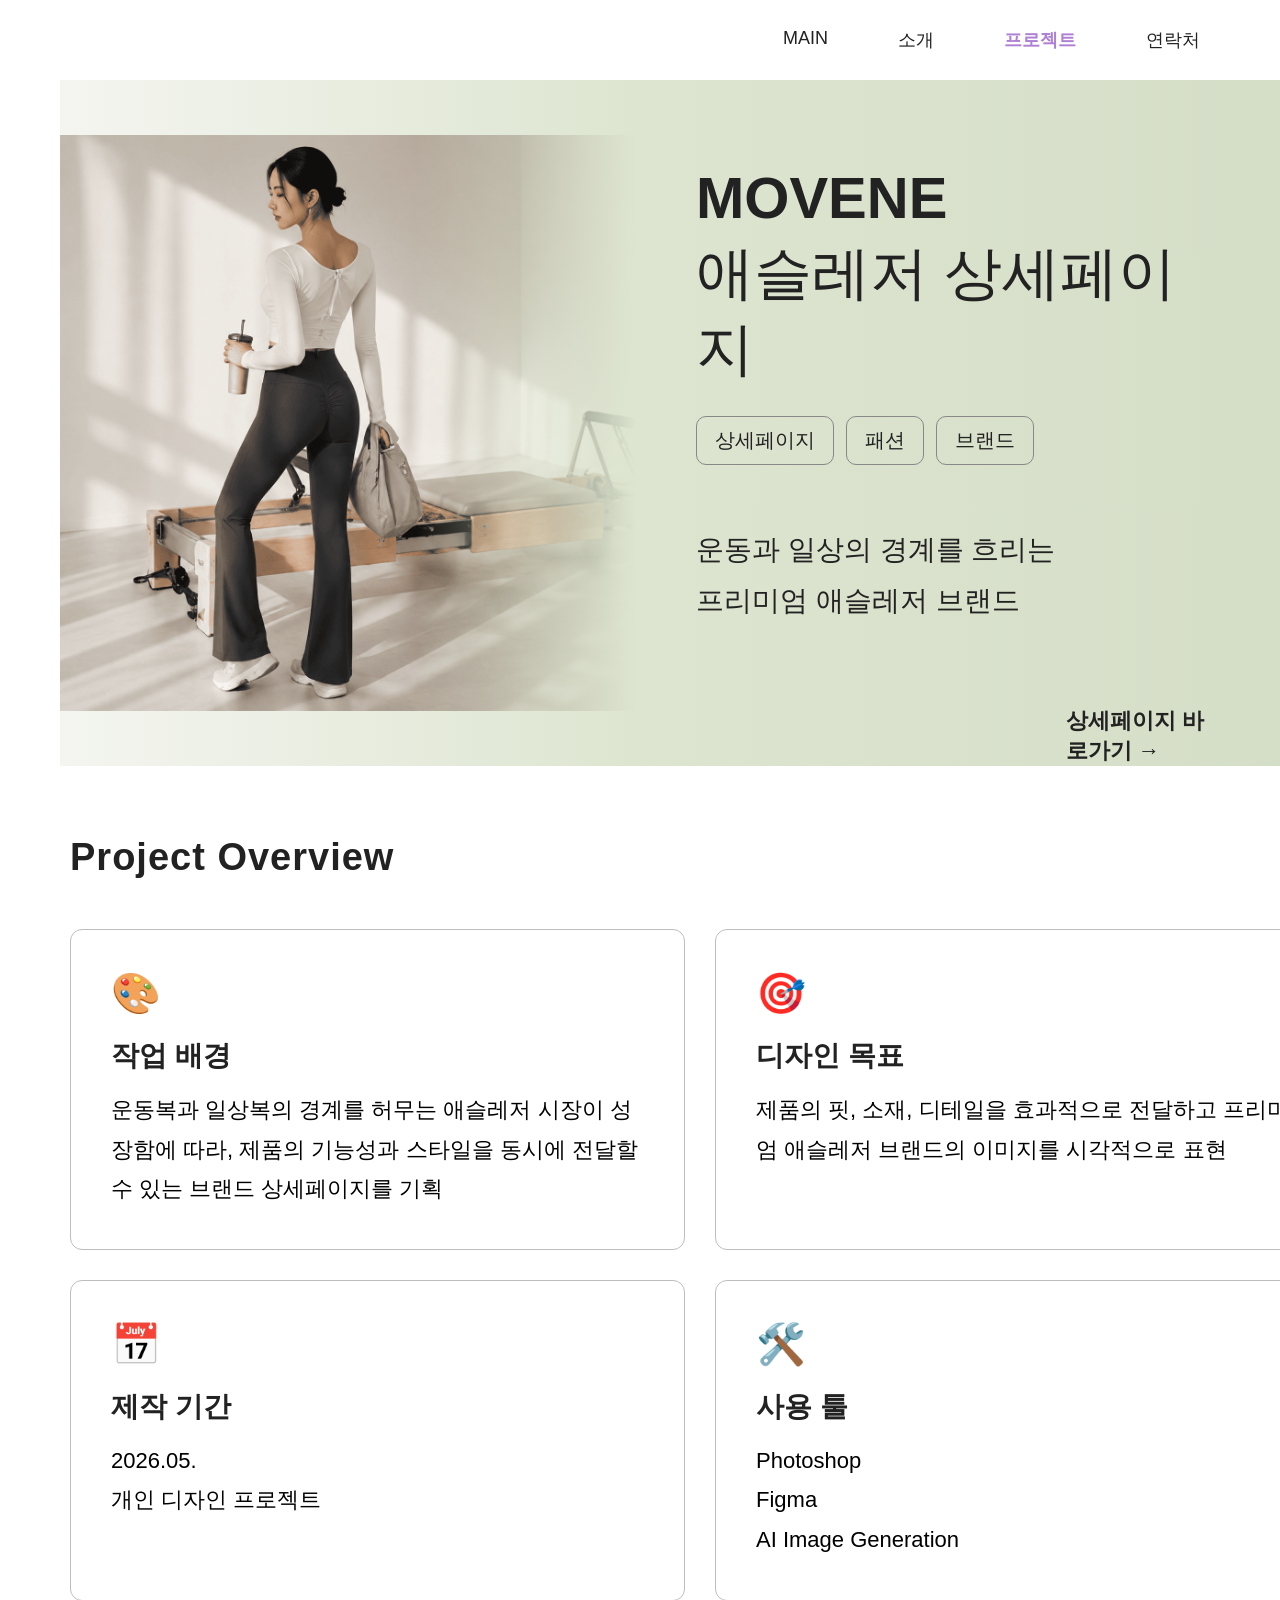
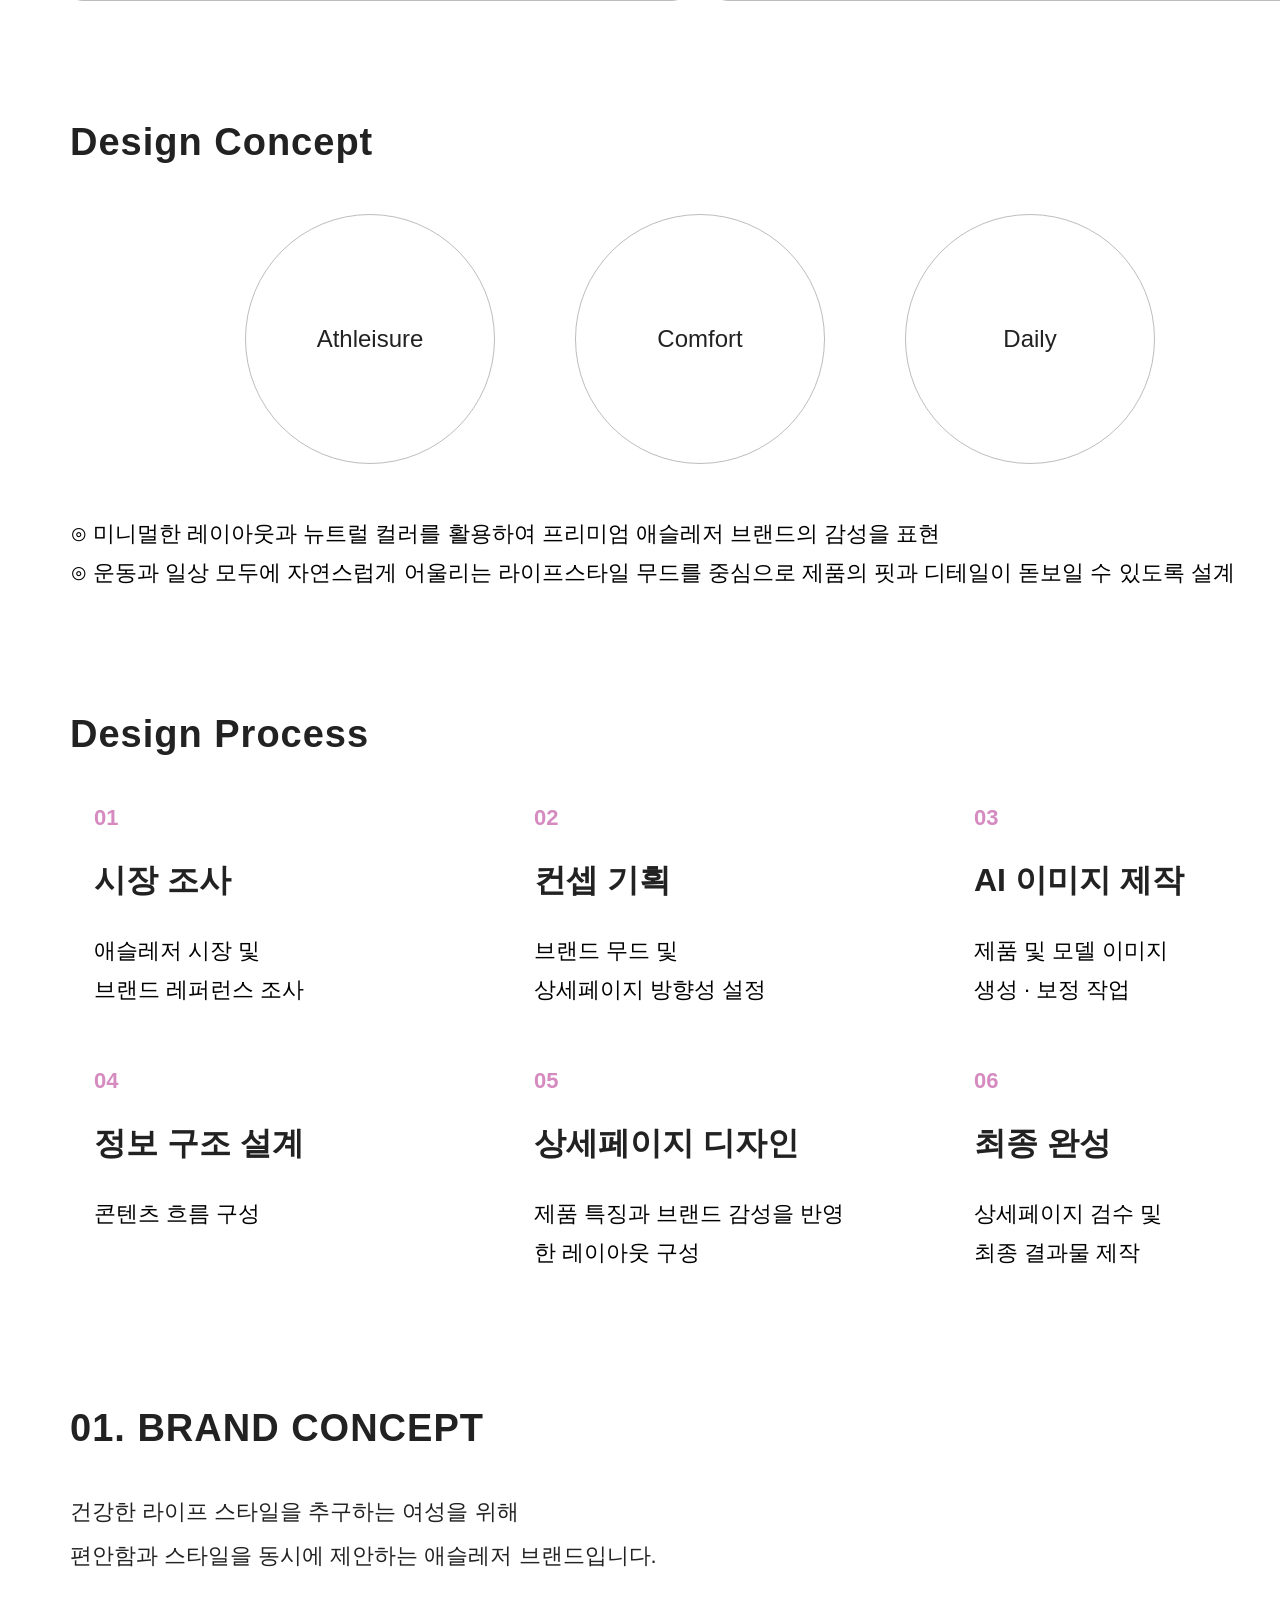
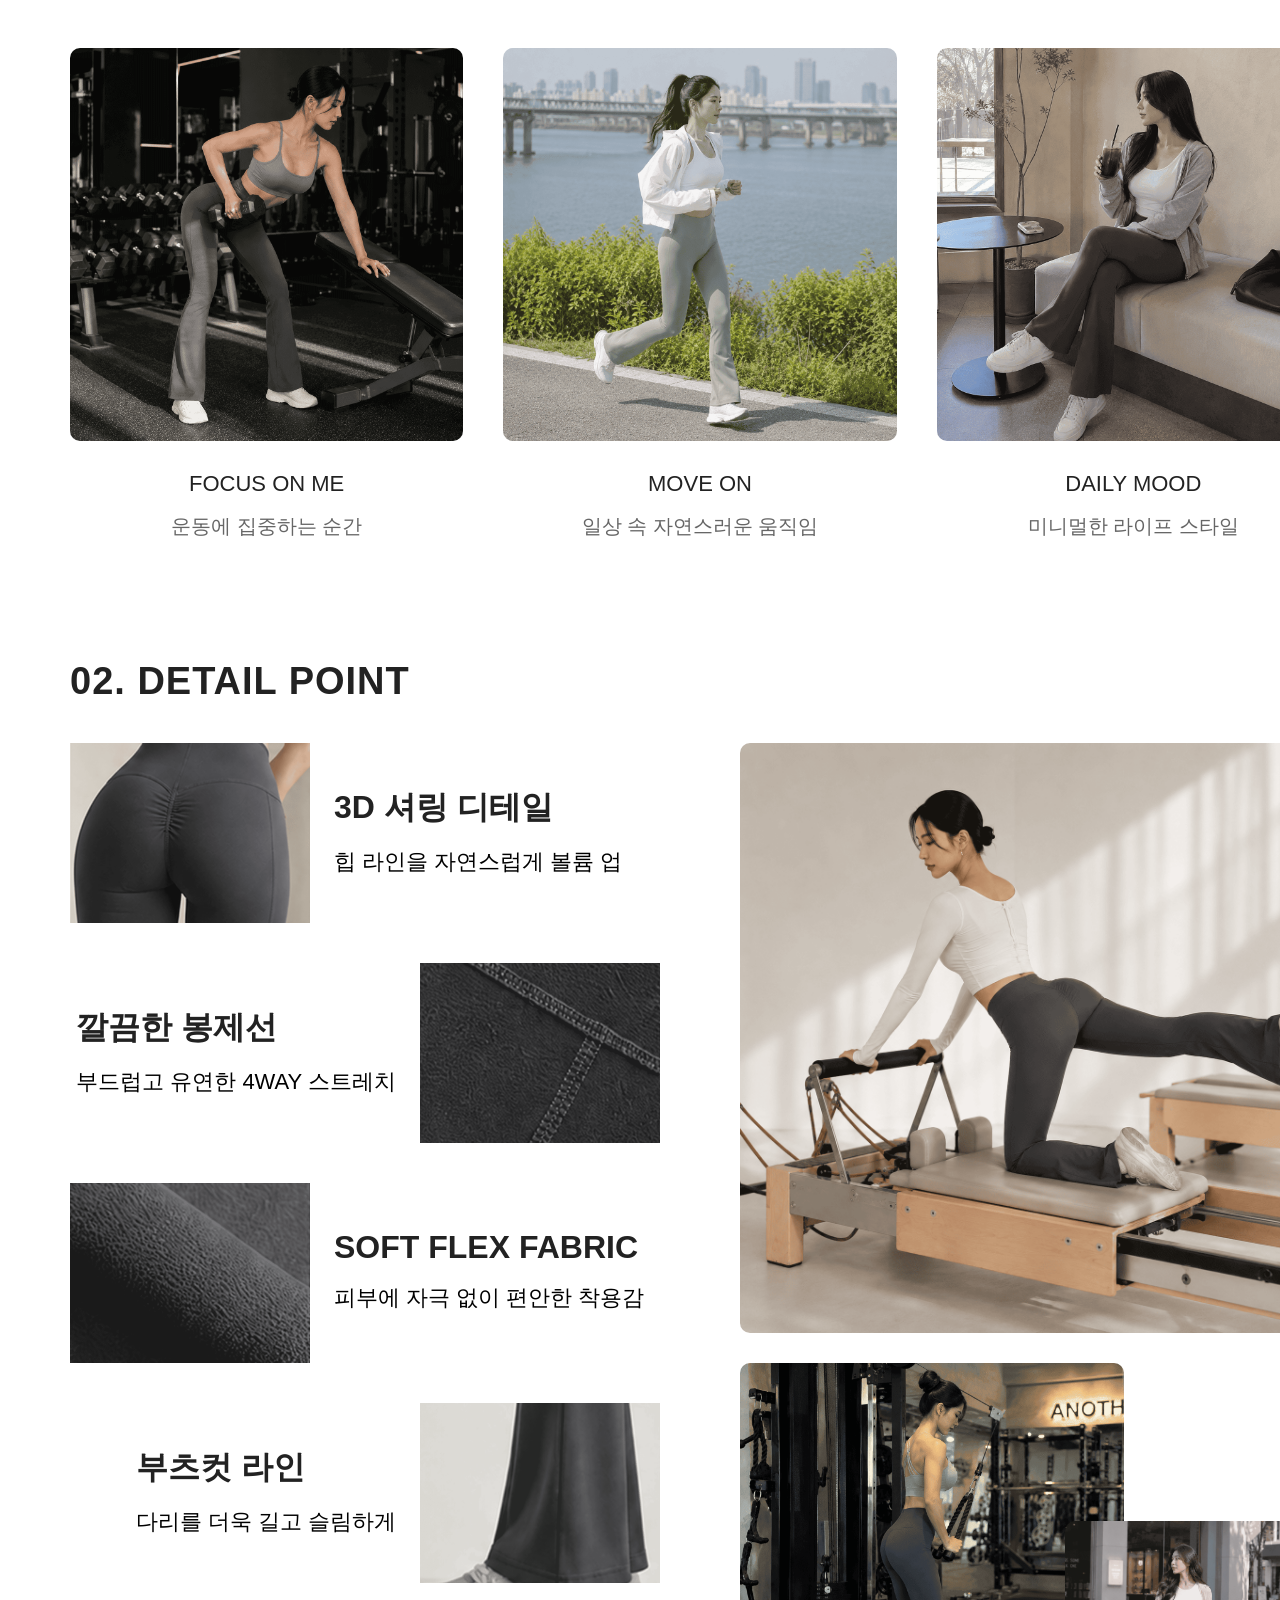
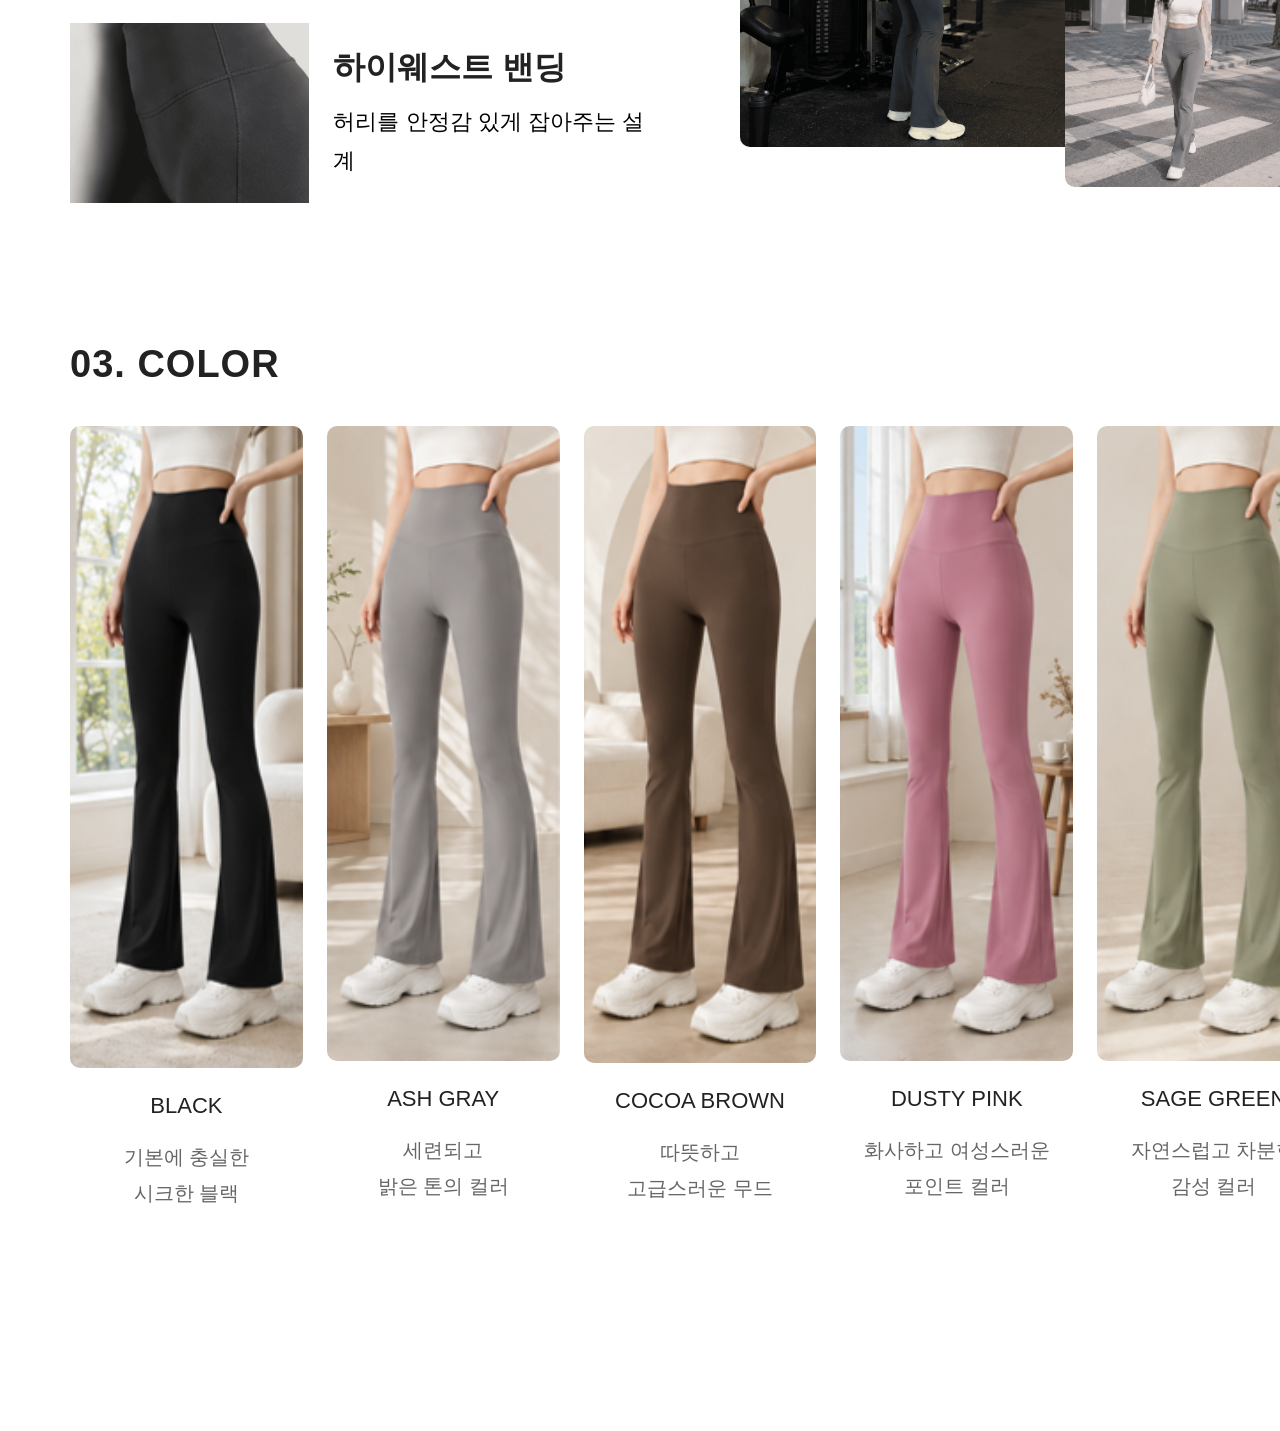
<file: page8.html>
<!doctype html>
<html lang="ko">
  <head>
    <meta charset="UTF-8" />
    <meta name="viewport" content="width=device-width, initial-scale=1.0" />
    <title>MOVENE 애슬레저 상세페이지</title>

    <link rel="stylesheet" href="css/page8.css" />
  </head>

  <body>
    <div class="popup" id="detailPopup">
      <span class="popup-close">&times;</span>

      <img src="images/page8_shortcut.png" alt="상세페이지" />
    </div>

    <header>
      <nav>
        <a href="main.html">MAIN</a>
        <a href="page2.html">소개</a>
        <a href="page3.html" class="active">프로젝트</a>
        <a href="page9.html">연락처</a>
      </nav>
    </header>

    <main class="page8">
      <!-- HERO -->

      <section class="hero">
        <div class="hero-left">
          <img src="images/page8_model_main.png" alt="MOVENE 메인 모델" />
        </div>

        <div class="hero-right">
          <h1>
            MOVENE<br />
            <span>애슬레저 상세페이지</span>
          </h1>

          <div class="tags">
            <span>상세페이지</span>
            <span>패션</span>
            <span>브랜드</span>
          </div>

          <p class="hero-copy">
            운동과 일상의 경계를 흐리는<br />
            프리미엄 애슬레저 브랜드
          </p>

          <a href="#" class="detail-link" id="openPopup">
            상세페이지 바로가기 →
          </a>
        </div>
      </section>

      <!-- PROJECT OVERVIEW -->

      <section class="project-overview">
        <h2>Project Overview</h2>

        <div class="project-grid">
          <div class="project-card">
            <div class="project-icon">🎨</div>
            <h3>작업 배경</h3>

            <p>
              운동복과 일상복의 경계를 허무는 애슬레저 시장이 성장함에 따라,
              제품의 기능성과 스타일을 동시에 전달할 수 있는 브랜드 상세페이지를
              기획
            </p>
          </div>

          <div class="project-card">
            <div class="project-icon">🎯</div>
            <h3>디자인 목표</h3>

            <p>
              제품의 핏, 소재, 디테일을 효과적으로 전달하고 프리미엄 애슬레저
              브랜드의 이미지를 시각적으로 표현
            </p>
          </div>

          <div class="project-card">
            <div class="project-icon">📅</div>
            <h3>제작 기간</h3>

            <p>
              2026.05.<br />
              개인 디자인 프로젝트<br />
            </p>
          </div>

          <div class="project-card">
            <div class="project-icon">🛠️</div>
            <h3>사용 툴</h3>

            <p>
              Photoshop<br />
              Figma<br />
              AI Image Generation
            </p>
          </div>
        </div>
      </section>

      <!-- DESIGN CONCEPT -->

      <section class="design-concept">
        <h2>Design Concept</h2>

        <div class="concept-keywords">
          <span>Athleisure</span>
          <span>Comfort</span>
          <span>Daily</span>
        </div>

        <p class="concept-description">
          ⊙ 미니멀한 레이아웃과 뉴트럴 컬러를 활용하여 프리미엄 애슬레저
          브랜드의 감성을 표현<br />

          ⊙ 운동과 일상 모두에 자연스럽게 어울리는 라이프스타일 무드를 중심으로
          제품의 핏과 디테일이 돋보일 수 있도록 설계
        </p>
      </section>

      <!-- DESIGN PROCESS -->

      <section class="design-process">
        <h2>Design Process</h2>

        <div class="process-timeline">
          <div class="process-step">
            <span class="step-number">01</span>

            <h3>시장 조사</h3>

            <p>
              애슬레저 시장 및<br />
              브랜드 레퍼런스 조사
            </p>
          </div>

          <div class="process-step">
            <span class="step-number">02</span>

            <h3>컨셉 기획</h3>

            <p>
              브랜드 무드 및<br />
              상세페이지 방향성 설정
            </p>
          </div>

          <div class="process-step">
            <span class="step-number">03</span>

            <h3>AI 이미지 제작</h3>

            <p>
              제품 및 모델 이미지<br />
              생성 · 보정 작업
            </p>
          </div>

          <div class="process-step">
            <span class="step-number">04</span>

            <h3>정보 구조 설계</h3>

            <p>콘텐츠 흐름 구성</p>
          </div>

          <div class="process-step">
            <span class="step-number">05</span>

            <h3>상세페이지 디자인</h3>

            <p>제품 특징과 브랜드 감성을 반영한 레이아웃 구성</p>
          </div>

          <div class="process-step">
            <span class="step-number">06</span>

            <h3>최종 완성</h3>

            <p>
              상세페이지 검수 및<br />
              최종 결과물 제작
            </p>
          </div>
        </div>
      </section>

      <!-- BRAND CONCEPT -->

      <section class="brand-section">
        <h2>01. BRAND CONCEPT</h2>

        <p class="brand-desc">
          건강한 라이프 스타일을 추구하는 여성을 위해<br />
          편안함과 스타일을 동시에 제안하는 애슬레저 브랜드입니다.
        </p>

        <div class="brand-grid">
          <div class="brand-card">
            <img src="images/page8_model_1.png" alt="" />

            <h3>FOCUS ON ME</h3>

            <p>운동에 집중하는 순간</p>
          </div>

          <div class="brand-card">
            <img src="images/page8_model_2.png" alt="" />

            <h3>MOVE ON</h3>

            <p>일상 속 자연스러운 움직임</p>
          </div>

          <div class="brand-card">
            <img src="images/page8_model_3.png" alt="" />

            <h3>DAILY MOOD</h3>

            <p>미니멀한 라이프 스타일</p>
          </div>
        </div>
      </section>

      <!-- DETAIL POINT -->

      <section class="detail-section">
        <h2>02. DETAIL POINT</h2>

        <div class="detail-wrap">
          <!-- 왼쪽 -->
          <div class="detail-left">
            <div class="detail-row">
              <img src="images/page8_detail_shirring.png" alt="" />

              <div class="detail-text">
                <h3>3D 셔링 디테일</h3>
                <p>힙 라인을 자연스럽게 볼륨 업</p>
              </div>
            </div>

            <div class="detail-row reverse">
              <div class="detail-text">
                <h3>깔끔한 봉제선</h3>
                <p>부드럽고 유연한 4WAY 스트레치</p>
              </div>

              <img src="images/page8_detail_seamline.png" alt="" />
            </div>

            <div class="detail-row">
              <img src="images/page8_detail_fabric.png" alt="" />

              <div class="detail-text">
                <h3>SOFT FLEX FABRIC</h3>
                <p>피부에 자극 없이 편안한 착용감</p>
              </div>
            </div>

            <div class="detail-row reverse">
              <div class="detail-text">
                <h3>부츠컷 라인</h3>
                <p>다리를 더욱 길고 슬림하게</p>
              </div>

              <img src="images/page8_detail_line.png" alt="" />
            </div>

            <div class="detail-row">
              <img src="images/page8_detail_banding.png" alt="" />

              <div class="detail-text">
                <h3>하이웨스트 밴딩</h3>
                <p>허리를 안정감 있게 잡아주는 설계</p>
              </div>
            </div>
          </div>

          <!-- 오른쪽 -->
          <div class="detail-right">
            <img class="model4" src="images/page8_model_4.png" alt="" />

            <div class="bottom-models">
              <img class="model5" src="images/page8_model_5.png" alt="" />

              <img class="model6" src="images/page8_model_6.png" alt="" />
            </div>
          </div>
        </div>
      </section>

      <!-- COLOR -->

      <section class="color-section">
        <h2>03. COLOR</h2>

        <div class="color-grid">
          <div class="color-card">
            <img src="images/page8_color_black.png" alt="" />

            <h3>BLACK</h3>

            <p>
              기본에 충실한<br />
              시크한 블랙
            </p>
          </div>

          <div class="color-card">
            <img src="images/page8_color_gray.png" alt="" />

            <h3>ASH GRAY</h3>

            <p>
              세련되고<br />
              밝은 톤의 컬러
            </p>
          </div>

          <div class="color-card">
            <img src="images/page8_color_brown.png" alt="" />

            <h3>COCOA BROWN</h3>

            <p>
              따뜻하고<br />
              고급스러운 무드
            </p>
          </div>

          <div class="color-card">
            <img src="images/page8_color_pink.png" alt="" />

            <h3>DUSTY PINK</h3>

            <p>
              화사하고 여성스러운<br />
              포인트 컬러
            </p>
          </div>

          <div class="color-card">
            <img src="images/page8_color_green.png" alt="" />

            <h3>SAGE GREEN</h3>

            <p>
              자연스럽고 차분한<br />
              감성 컬러
            </p>
          </div>
        </div>
      </section>
    </main>
    <script>
      const openBtn = document.getElementById('openPopup');
      const popup = document.getElementById('detailPopup');
      const closeBtn = document.querySelector('.popup-close');

      openBtn.addEventListener('click', function (e) {
        e.preventDefault();
        popup.classList.add('active');
      });

      closeBtn.addEventListener('click', function () {
        popup.classList.remove('active');
      });

      popup.addEventListener('click', function (e) {
        if (e.target === popup) {
          popup.classList.remove('active');
        }
      });

      openBtn.addEventListener('click', function (e) {
        e.preventDefault();
        popup.classList.add('active');
        document.body.style.overflow = 'hidden';
      });

      closeBtn.addEventListener('click', function () {
        popup.classList.remove('active');
        document.body.style.overflow = '';
      });
    </script>
  </body>
</html>
</file>
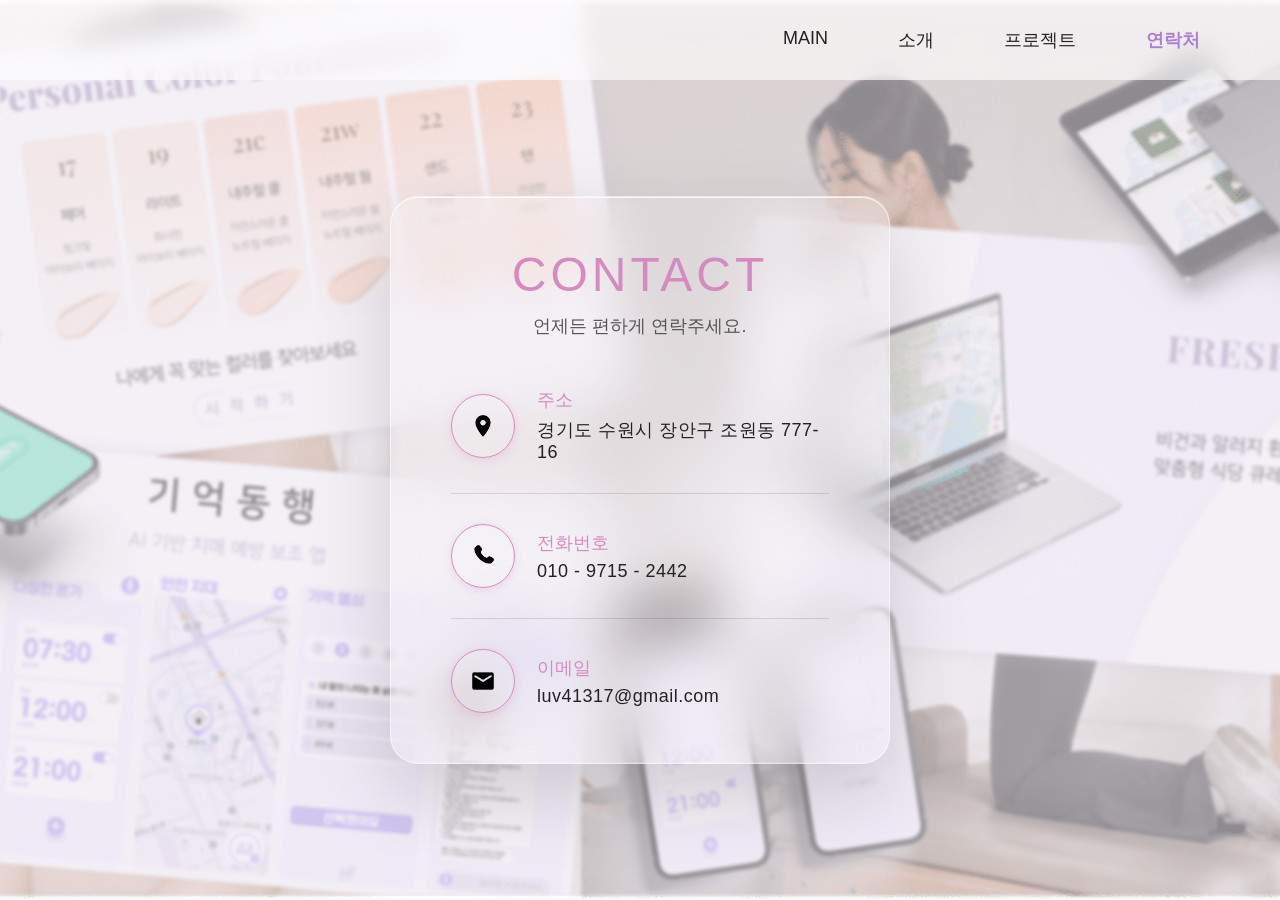
<file: page9.html>
<!doctype html>
<html lang="ko">
  <head>
    <meta charset="UTF-8" />
    <meta name="viewport" content="width=device-width, initial-scale=1.0" />
    <title>연락처</title>

    <link rel="stylesheet" href="css/page9.css" />
  </head>

  <body>
    <div class="bg-image">
      <img src="images/page9_background3.png" alt="" />
    </div>
    <!-- 헤더 -->

    <header>
      <nav>
        <a href="main.html">MAIN</a>
        <a href="page2.html">소개</a>
        <a href="page3.html">프로젝트</a>
        <a href="page9.html" class="active">연락처</a>
      </nav>
    </header>

    <!-- 연락처 -->

    <section class="contact-section">
      <div class="contact-box">
        <div class="contact-title">
          <h2>CONTACT</h2>
          <p>언제든 편하게 연락주세요.</p>
        </div>

        <div class="contact-item">
          <div class="icon-circle">
            <img src="images/page9_map.png" alt="주소" />
          </div>

          <div class="contact-text">
            <h3>주소</h3>
            <p>경기도 수원시 장안구 조원동 777-16</p>
          </div>
        </div>

        <div class="divider"></div>

        <div class="contact-item">
          <div class="icon-circle">
            <img src="images/page9_phone.png" alt="전화번호" />
          </div>

          <div class="contact-text">
            <h3>전화번호</h3>
            <p>010 - 9715 - 2442</p>
          </div>
        </div>

        <div class="divider"></div>

        <div class="contact-item">
          <div class="icon-circle">
            <img src="images/page9_mail.png" alt="이메일" />
          </div>

          <div class="contact-text">
            <h3>이메일</h3>
            <p>luv41317@gmail.com</p>
          </div>
        </div>
      </div>
    </section>
  </body>
</html>
</file>
<file: css/index.css>
* {
  margin: 0;
  padding: 0;
  box-sizing: border-box;
}

body {
  overflow: hidden;
  background: #ffffff;
  font-family: 'Pretendard', sans-serif;
}

a {
  text-decoration: none;
  color: inherit;
}

.intro {
  position: relative;
  width: 100vw;
  height: 100vh;
  overflow: hidden;
}

/* PORTFOLIO */

.portfolio {
  position: absolute;
  top: 5%;
  left: 3%;
}

.portfolio span {
  display: block;
  font-size: 28px;
  font-weight: 300;
  letter-spacing: -1px;
  color: #222;
}

.portfolio .line {
  width: 45px;
  height: 1px;
  background: #222;
  margin-top: 14px;
}

/* SKIP */

.scroll {
  position: absolute;
  top: 12%;
  right: 20px;

  font-size: 20px;
  font-weight: 300;
  color: #ff69d4;

  transform: rotate(90deg);
  transform-origin: center;

  letter-spacing: 2px;
}

.skroll span {
  display: block;
}

/* HEART */

.heart {
  position: absolute;
  top: 260px;
  right: 15%;
  width: 80px;

  opacity: 0;

  animation:
    fadeIn 1s ease forwards,
    floatHeart 3s ease-in-out infinite;

  animation-delay: 0.6s, 0.6s;
}

/* TITLE */

.title-wrap {
  position: absolute;
  left: 20px;
  top: 90px;
}

.park,
.hayoung {
  font-family: 'Jockey One', sans-serif;
  font-size: 24vw;
  font-weight: 900;
  line-height: 0.9;
  letter-spacing: 30px;
}

.park {
  margin-top: 55px;
  margin-left: 10px;
}

.hayoung {
  background: none;
  margin-left: 10px;
}
.pink-left {
  background: linear-gradient(
    45deg,
    #ffffff -2%,
    #ff69d4 33%,
    #271021 60%,
    #000000 100%
  );
  -webkit-background-clip: text;
  -webkit-text-fill-color: transparent;
}
.black-center {
  color: #000;
}
.pink-right {
  background: linear-gradient(
    to top left,
    #ffffff -2%,
    #ff69d4 33%,
    #271021 60%,
    #000000 100%
  );
  -webkit-background-clip: text;
  -webkit-text-fill-color: transparent;
}

/* JOB */

.info {
  position: absolute;

  width: 100%;
  top: 38.3%;
  left: 56.8%;

  z-index: 10;
}

.info p {
  font-size: 28px;
  font-weight: 300;
  line-height: 1.8;
  letter-spacing: 2px;
  color: #222;
}

/* ANIMATION */

.title-wrap {
  opacity: 0;
  transform: translateY(40px);
  animation: introUp 1s ease forwards;
}

.portfolio,
.scroll,
.info {
  opacity: 0;
  animation: fadeIn 1s ease forwards;
  animation-delay: 0.6s;
}

.intro.fade-out {
  animation: fadeOut 0.8s ease forwards;
}

@keyframes introUp {
  to {
    opacity: 1;
    transform: translateY(0);
  }
}

@keyframes fadeIn {
  to {
    opacity: 1;
  }
}

@keyframes fadeOut {
  to {
    opacity: 0;
  }
}

@keyframes floatHeart {
  0% {
    transform: translateY(0) rotate(-3deg);
  }

  50% {
    transform: translateY(-15px) rotate(3deg);
  }

  100% {
    transform: translateY(0) rotate(-3deg);
  }
}
</file>
<file: css/main.css>
* {
  margin: 0;
  padding: 0;
  box-sizing: border-box;
}

body {
  font-family: 'Pretendard', sans-serif;
  background: #ffffff;
  color: #222;
  overflow-x: hidden;
}

a {
  text-decoration: none;
  color: inherit;
}

img {
  display: block;
  width: 100%;
}

header {
  position: fixed;
  top: 0;
  left: 0;

  width: 100%;
  height: 80px;

  display: flex;
  justify-content: space-between;
  align-items: center;

  padding: 0 80px;

  background: rgba(255, 255, 255, 0.6);
  backdrop-filter: blur(12px);
  -webkit-backdrop-filter: blur(12px);

  z-index: 1000;
}

.index {
  font-size: 18px;
  color: #666;
  font-weight: 400;
}

nav {
  display: flex;
  gap: 70px;
}

nav a {
  font-size: 18px;
}

nav a.active {
  color: #ae7fd5;
  font-weight: 700;
}

.hero {
  max-width: 1920px;
  height: 900px;
  margin: 0 auto;
  padding: 80px 100px;
  position: relative;
}

.vertical-text {
  position: absolute;
  left: 35px;
  top: 50%;
  transform: translateY(-50%);
  writing-mode: vertical-rl;
  text-orientation: mixed;
  letter-spacing: 10px;
  font-size: 16px;
  font-weight: 300;
  text-decoration: none;
  color: inherit;
}

.hero-content {
  max-width: 1500px;
  margin: 0 auto;
  display: flex;
  justify-content: space-between;
  align-items: flex-start;
}

.hero-text {
  margin-top: 120px;
}

.small-title {
  font-size: 32px;
  font-weight: 300;
  margin-bottom: 20px;
}

.hero h1 {
  font-size: 48px;
  line-height: 1.5;
  font-weight: 500;
}

.description {
  margin-top: 70px;
  font-size: 22px;
  line-height: 2;
  color: #666;
}

.scroll {
  margin-top: 120px;
  font-size: 18px;
  display: flex;
  flex-direction: column;
  gap: 15px;
}

.hero-image {
  width: 380px;
  flex-shrink: 0;
}

.hero-image img {
  width: 100%;
  height: auto;
}

.project {
  max-width: 1700px;
  margin: 0 auto;
  margin-top: -20px;
  padding: 0 60px 120px;
}

.project-top {
  display: flex;
  justify-content: space-between;
  align-items: center;
  margin-bottom: 40px;
}

.project-top h2 {
  font-size: 22px;
  font-weight: 700;
}

.project-top button {
  border: none;
  background: none;
  font-size: 18px;
  cursor: pointer;
}

.card-wrap {
  display: grid;
  grid-template-columns: repeat(3, 1fr);
  gap: 45px;
}

.card {
  background: #fff;
  border: 1px solid #d0d0d0;
  border-radius: 12px;
  overflow: hidden;

  text-decoration: none;
  color: inherit;
  display: block;

  transition: all 0.3s ease;
}

.card img {
  width: 100%;
  aspect-ratio: 1 / 1;
  object-fit: cover;

  transition: transform 0.4s ease;
}

.card:hover {
  transform: translateY(-12px);
  box-shadow: 0 25px 50px rgba(0, 0, 0, 0.08);
}

.card:hover img {
  transform: scale(1.05);
}

.card-content {
  padding: 24px;
}

.card-content h3 {
  font-size: 18px;
  margin-bottom: 10px;
}

.card-content p {
  font-size: 18px;
  line-height: 1.6;
}

.card-content span {
  display: block;
  margin-top: 20px;
  font-size: 14px;
  color: #777;
}

@media (max-width: 1200px) {
  .hero-content {
    flex-direction: column;
    align-items: center;
    gap: 50px;
  }

  .hero {
    height: auto;
    padding-bottom: 100px;
  }

  .hero-text {
    text-align: center;
  }

  .vertical-text {
    display: none;
  }

  .card-wrap {
    grid-template-columns: 1fr;
  }
}
</file>
<file: css/page2.css>
* {
  margin: 0;
  padding: 0;
  box-sizing: border-box;
}

body {
  background: #ffffff;
  color: #222;
  font-family: 'Pretendard', sans-serif;
}

a {
  text-decoration: none;
  color: inherit;
}

img {
  display: block;
}

header {
  position: fixed;
  top: 0;
  left: 0;

  width: 100%;
  height: 80px;

  display: flex;
  justify-content: flex-end;
  align-items: center;

  padding: 0 80px;

  background: rgba(255, 255, 255, 0.6);
  backdrop-filter: blur(12px);
  -webkit-backdrop-filter: blur(12px);

  z-index: 1000;
}

nav {
  display: flex;
  gap: 70px;
}

nav a {
  font-size: 18px;
}

nav a.active {
  color: #ae7fd5;
  font-weight: 700;
}

.vertical-text {
  position: absolute;
  left: 35px;
  top: 50%;
  transform: translateY(-50%);
  writing-mode: vertical-rl;
  text-orientation: mixed;
  letter-spacing: 10px;
  font-size: 16px;
  font-weight: 300;
  text-decoration: none;
  color: inherit;
}

.about-top {
  width: 1400px;
  margin: 120px auto;
  padding: 80px 100px;

  display: flex;
  justify-content: space-between;
  align-items: center;
}

.intro h1 {
  font-size: 48px;
  line-height: 1.6;
  font-weight: 500;
}

.intro p {
  margin-top: 50px;
  font-size: 22px;
  line-height: 2.2;
  color: #666;
}

.profile {
  width: 340px;
}

.profile img {
  width: 100%;
}

.about-top,
.education,
.award,
.skills {
  width: 1400px;
  margin-left: auto;
  margin-right: auto;
  padding-left: 100px;
  box-sizing: border-box;
}

.education,
.award {
  margin-bottom: 100px;
}

.education {
  margin-top: -100px;
}

.education,
.award,
.skills {
  margin-left: 120px;
}

.skills {
  margin-bottom: 0;
}

.section-title {
  display: flex;
  align-items: center;
  gap: 15px;
  margin-bottom: 40px;
}

.section-title img {
  width: 30px;
  height: 30px;
}

.section-title h2 {
  font-size: 28px;
}

.edu-list {
  display: grid;
  grid-template-columns: 150px 180px 250px 100px;
  row-gap: 30px;
  font-size: 22px;
}

.award-item {
  display: grid;
  grid-template-columns: 150px 1fr;
  margin-bottom: 40px;
  font-size: 22px;
  line-height: 1.8;
}

.skill-row {
  display: flex;
  margin-bottom: 60px;
}

.skill-row h3 {
  width: 120px;
  font-size: 24px;
}

.skill-icons {
  display: flex;
  flex-wrap: wrap;
  gap: 50px;
}

.skill {
  width: 90px;
  text-align: center;
}

.skill img {
  width: 40px;
  height: 40px;
  margin: 0 auto 12px;
  object-fit: contain;
}

.skill span {
  font-size: 20px;
  color: #666;
}
</file>
<file: css/page3.css>
* {
  margin: 0;
  padding: 0;
  box-sizing: border-box;
}

body {
  background: #ffffff;
  color: #222;
  font-family: 'Pretendard', sans-serif;
}

a {
  text-decoration: none;
  color: inherit;
}

img {
  display: block;
}

header {
  position: fixed;
  top: 0;
  left: 0;

  width: 100%;
  height: 80px;

  display: flex;
  justify-content: flex-end;
  align-items: center;

  padding: 0 80px;

  background: rgba(255, 255, 255, 0.6);
  backdrop-filter: blur(12px);
  -webkit-backdrop-filter: blur(12px);

  z-index: 1000;
}

nav {
  display: flex;
  gap: 70px;
}

nav a {
  font-size: 18px;
}

nav a.active {
  color: #ae7fd5;
  font-weight: 700;
}

.vertical-text {
  position: absolute;
  left: 35px;
  top: 50%;
  transform: translateY(-50%);
  writing-mode: vertical-rl;
  text-orientation: mixed;
  letter-spacing: 10px;
  font-size: 16px;
  font-weight: 300;
  text-decoration: none;
  color: inherit;
}

.project-page {
  width: 1400px;
  margin: 0 auto;
  padding: 120px 100px;
}

.project-title {
  margin-bottom: 60px;
}

.project-title h1 {
  font-size: 48px;
  margin-bottom: 20px;
}

.project-title p {
  font-size: 24px;
  color: #666;
}

.project-list {
  display: flex;
  flex-direction: column;
  gap: 40px;
}

.project-card {
  display: flex;
  border: 1px solid #bdbdbd;
  border-radius: 12px;
  overflow: hidden;
  transition: 0.3s ease;
  background: #fff;
  height: 390px;
}

.project-card:hover {
  transform: translateY(-5px);
  box-shadow: 0 25px 50px rgba(0, 0, 0, 0.08);
}

.card-image {
  width: 430px;
  flex-shrink: 0;
}

.card-image img {
  width: 100%;
  height: 100%;
  object-fit: cover;
}

.card-info {
  flex: 1;
  padding: 40px 50px;
  min-height: 100px;
  display: flex;
  flex-direction: column;
}

.card-info h2 {
  font-size: 34px;
  font-weight: 500;
  line-height: 1.4;
}

.tags {
  margin-top: 35px;

  display: flex;
  gap: 35px;

  font-size: 24px;
  color: #666;
}

.arrow {
  margin-top: auto;
  align-self: flex-end;

  width: 65px;
  height: 65px;
  border-radius: 50%;

  background: #ededed;

  display: flex;
  justify-content: center;
  align-items: center;

  font-size: 32px;
  color: #999;
}

@media (max-width: 1200px) {
  .vertical-text {
    display: none;
  }

  .project-page {
    width: 100%;
    padding: 120px 30px;
  }

  .project-card {
    flex-direction: column;
  }

  .card-image {
    width: 100%;
  }

  .card-info {
    padding: 30px;
  }

  .card-info h2 {
    font-size: 28px;
  }

  .tags {
    font-size: 18px;
    gap: 20px;
    flex-wrap: wrap;
  }

  .arrow {
    width: 55px;
    height: 55px;
    font-size: 26px;
  }
}
</file>
<file: css/page4.css>
* {
  margin: 0;
  padding: 0;
  box-sizing: border-box;
}

body {
  background: #fff;
  color: #222;
  font-family: 'Pretendard', sans-serif;
}

a {
  text-decoration: none;
  color: inherit;
}

img {
  display: block;
  width: 100%;
}

header {
  position: fixed;
  top: 0;
  left: 0;

  width: 100%;
  height: 80px;

  display: flex;
  justify-content: flex-end;
  align-items: center;

  padding: 0 80px;

  background: rgba(255, 255, 255, 0.6);
  backdrop-filter: blur(12px);
  -webkit-backdrop-filter: blur(12px);

  z-index: 1000;
}

nav {
  display: flex;
  gap: 70px;
}

nav a {
  font-size: 18px;
}

nav a.active {
  color: #ae7fd5;
  font-weight: 700;
}

.project-detail {
  width: 1400px;
  margin: 0 auto;
  padding: 120px 100px;
}

/* 제목 */

.project-header {
  text-align: center;
  margin-bottom: 30px;
}

.project-header h1 {
  font-size: 48px;
  margin-bottom: 25px;
  font-weight: 500;
}

.project-tags {
  justify-content: center;
  display: flex;
  gap: 12px;
}

.project-tags span {
  padding: 10px 18px;
  border: 1px solid #888;
  border-radius: 10px;
  font-size: 20px;
}

/* section 1 */

.section-1 {
  display: flex;
  justify-content: space-between;
  align-items: center;
  margin-bottom: -15px;
}

.phones-top {
  position: relative;
  width: 650px;
  height: 650px;
}

.phones-top img {
  width: 700px;
  position: absolute;
}

.phones-top img:first-child {
  left: -200px;
  top: 0;
  z-index: 2;
}

.phones-top img:last-child {
  left: 30px;
  top: 0;
  z-index: 1;
}

.text-box {
  width: 520px;
  margin-bottom: 150px;
}

.text-box h2 {
  font-size: 38px;
  margin-bottom: 35px;
}

.text-box p {
  font-size: 22px;
  line-height: 2;
  color: #000000;
}

/* UX PROCESS */

.ux-process {
  margin-bottom: 120px;
}

.ux-process h2 {
  font-size: 38px;
  margin-bottom: 25px;
}

.process-timeline {
  display: grid;

  grid-template-columns: repeat(3, 1fr);

  gap: 10px 60px; /* 세로 가로 간격 */
}

.process-step {
  padding: 24px;
}

.step-number {
  display: block;

  font-size: 22px;
  font-weight: 700;

  color: #d58bc0;

  margin-bottom: 10px;
}

.process-step h3 {
  font-size: 32px;
  font-weight: 600;

  min-height: 80px; /* 추가 */

  display: flex; /* 추가 */
  align-items: center; /* 추가 */

  margin-bottom: 10px;
}

.process-step p {
  font-size: 22px;
  line-height: 1.8;

  color: #000000;

  min-height: 72px; /* 추가 */
}

/* MY ROLE */

.my-role {
  margin-bottom: 130px;
}

.my-role h2 {
  font-size: 38px;
  margin-bottom: 50px;
}

.role-grid {
  display: grid;
  grid-template-columns: repeat(2, 1fr);
  gap: 24px;
  margin-bottom: 40px;
}

.role-item {
  padding: 24px 0;
}

.role-top {
  display: flex;
  justify-content: space-between;
  align-items: center;

  margin-bottom: 16px;
}

.role-top h3 {
  font-size: 22px;
  font-weight: 500;
}

.role-top span {
  font-size: 22px;
  font-weight: 700;
  color: #000000;
}

.role-bar {
  width: 100%;
  height: 8px;

  background: #f1f1f1;
  border-radius: 999px;

  overflow: hidden;
}

.role-fill {
  height: 100%;
  background: #d58bc0;
  border-radius: 999px;
}

.role-description {
  font-size: 22px;
  line-height: 1.8;
  color: #000000;
}

/* key-learnings */

.key-learnings {
  margin-bottom: 150px;
}

.key-learnings h2 {
  font-size: 38px;
  margin-bottom: 50px;
}

.key-grid {
  display: grid;
  grid-template-columns: repeat(3, 1fr);
  gap: 30px;
}

.key-card {
  border: 1px solid #bdbdbd;
  border-radius: 12px;
  padding: 40px;
}

.key-icon {
  font-size: 40px;
  margin-bottom: 20px;
}

.key-card h3 {
  font-size: 28px;
  margin-bottom: 15px;
}

.key-card p {
  font-size: 22px;
  color: #000000;
  line-height: 1.8;
}

/* section 2 */

.section-2 {
  display: flex;
  justify-content: space-between;
  align-items: flex-start;
  margin-bottom: 10px;
}

.feature-left {
  width: 520px;
}

.feature-left h2 {
  font-size: 38px;
  margin-bottom: 60px;
}

.feature-item {
  margin-bottom: 80px;
}

.feature-item h3 {
  font-size: 32px;
  margin-bottom: 20px;
  font-weight: 500;
}

.feature-item p {
  font-size: 22px;
  line-height: 2;
  color: #000000;
}

.phones-middle {
  position: relative;
  width: 650px;
  height: 750px;
}

.phones-middle img {
  width: 700px;
  position: absolute;
}

.phones-middle img:first-child {
  left: -60px;
  top: 120px;

  z-index: 2;
}

.phones-middle img:last-child {
  left: 200px;
  top: 0;

  z-index: 1;
}
/* section 3 */

.section-3 {
  display: flex;
  justify-content: space-between;
  align-items: center;
}

.phone-bottom {
  position: relative;
  left: -150px;
}

.phone-bottom img {
  width: 700px;
}

.feature-right {
  width: 650px;
}

/* 반응형 */

@media (max-width: 1200px) {
  .project-detail {
    width: 100%;
    padding: 120px 30px;
  }

  .section-1,
  .section-2,
  .section-3 {
    flex-direction: column;
    gap: 80px;
  }

  .phones-top {
    width: 100%;
    height: auto;
    display: flex;
    justify-content: center;
    gap: 20px;
    position: static;
  }

  .phones-top img {
    position: static;
    width: 250px;
  }

  .phones-middle {
    flex-direction: column;
    align-items: center;
  }

  .phones-middle img:first-child {
    margin-top: 0;
  }

  .text-box,
  .feature-left,
  .feature-right {
    width: 100%;
  }

  .project-header h1 {
    font-size: 36px;
  }

  .text-box h2,
  .feature-left h2 {
    font-size: 30px;
  }

  .text-box p,
  .feature-item p {
    font-size: 18px;
  }

  .phone-bottom img {
    width: 280px;
  }
}
</file>
<file: css/page5.css>
* {
  margin: 0;
  padding: 0;
  box-sizing: border-box;
}

body {
  font-family: 'Pretendard', sans-serif;
  color: #222;
  background: #fff;
}

a {
  text-decoration: none;
  color: inherit;
}

img {
  display: block;
  width: 100%;
}

header {
  position: fixed;
  top: 0;
  left: 0;

  width: 100%;
  height: 80px;

  display: flex;
  justify-content: space-between;
  align-items: center;

  padding: 0 80px;

  background: rgba(255, 255, 255, 0.6);
  backdrop-filter: blur(12px);
  -webkit-backdrop-filter: blur(12px);

  z-index: 1000;
}

.header-award {
  font-size: 18px;
  color: #666;
  font-weight: 400;
}

nav {
  display: flex;
  gap: 70px;
}

nav a {
  font-size: 18px;
}

nav a.active {
  color: #ae7fd5;
  font-weight: 700;
}

.project-detail {
  width: 1400px;
  margin: 0 auto;
  padding: 120px 100px;
}

.project-header {
  margin-bottom: 70px;
}

.project-header h1 {
  font-size: 48px;
  margin-bottom: 25px;
  font-weight: 500;
}

.project-tags {
  display: flex;
  gap: 12px;
}

.project-tags span {
  padding: 10px 18px;
  border: 1px solid #888;
  border-radius: 10px;
  font-size: 20px;
}

.overview {
  display: flex;
  justify-content: space-between;
  align-items: center;
  margin-bottom: 90px;
}

.overview-left {
  width: 600px;
}

.overview-left h2 {
  font-size: 38px;
  margin-bottom: 35px;
}

.overview-left p {
  font-size: 22px;
  line-height: 2;
  color: #000000;
}

.github-btn {
  display: block;

  margin-top: 50px;
  margin-left: 380px;

  font-size: 22px;
  font-weight: 700;

  color: #111;
  z-index: 1;
}

.overview-right img {
  position: relative;
  right: -150px;
  z-index: -1;
}

.overview-right img {
  width: 600px;
}

/* PROJECT RESULT */

.project-result {
  margin-bottom: 120px;
}

.project-result h2 {
  font-size: 38px;
  margin-bottom: 50px;
}

.result-grid {
  display: grid;
  grid-template-columns: repeat(2, 1fr);
  gap: 30px;
}

.result-card {
  border: 1px solid #bdbdbd;
  border-radius: 12px;
  padding: 40px;
}

.result-icon {
  font-size: 40px;
  margin-bottom: 20px;
}

.result-card h3 {
  font-size: 28px;
  margin-bottom: 15px;
}

.result-card p {
  font-size: 22px;
  color: #000000;
  line-height: 1.8;
}

/* UX PROCESS */

.ux-process {
  margin-bottom: 120px;
}

.ux-process h2 {
  font-size: 38px;
  margin-bottom: 25px;
}

.process-timeline {
  display: grid;

  grid-template-columns: repeat(3, 1fr);

  gap: 10px 60px; /* 세로 가로 간격 */
}

.process-step {
  padding: 24px;
}

.step-number {
  display: block;

  font-size: 22px;
  font-weight: 700;

  color: #d58bc0;

  margin-bottom: 10px;
}

.process-step h3 {
  font-size: 32px;
  font-weight: 600;

  min-height: 80px; /* 추가 */

  display: flex; /* 추가 */
  align-items: center; /* 추가 */

  margin-bottom: 10px;
}

.process-step p {
  font-size: 22px;
  line-height: 1.8;

  color: #000000;

  min-height: 72px; /* 추가 */
}

/* MY ROLE */

.my-role {
  margin-bottom: 130px;
}

.my-role h2 {
  font-size: 38px;
  margin-bottom: 50px;
}

.role-grid {
  display: grid;
  grid-template-columns: repeat(2, 1fr);
  gap: 24px;
  margin-bottom: 40px;
}

.role-item {
  padding: 24px 0;
}

.role-top {
  display: flex;
  justify-content: space-between;
  align-items: center;

  margin-bottom: 16px;
}

.role-top h3 {
  font-size: 22px;
  font-weight: 500;
}

.role-top span {
  font-size: 22px;
  font-weight: 700;
  color: #000000;
}

.role-bar {
  width: 100%;
  height: 8px;

  background: #f1f1f1;
  border-radius: 999px;

  overflow: hidden;
}

.role-fill {
  height: 100%;
  background: #d58bc0;
  border-radius: 999px;
}

.role-description {
  font-size: 22px;
  line-height: 1.8;
  color: #000000;
}

.features {
  margin-bottom: 130px;
}

.features h2 {
  font-size: 38px;
  margin-bottom: 50px;
}

.feature-grid {
  display: grid;
  grid-template-columns: repeat(3, 1fr);
  gap: 35px;
  margin-bottom: 120px;
}

.feature-card {
  border: 1px solid #bdbdbd;
  border-radius: 12px;
  height: 400px;

  display: flex;
  flex-direction: column;
  justify-content: center;
  align-items: center;
  gap: 35px;
}

.feature-card img {
  width: 110px;
  height: 110px;
  object-fit: contain;
}

.feature-card p {
  font-size: 22px;
  text-align: center;
  line-height: 1.8;
}

.tech-section {
  display: flex;
  justify-content: space-between;
  align-items: flex-end;
}

.tech-left img {
  width: 420px;
}

.tech-section {
  display: flex;
  justify-content: space-between;
  align-items: stretch;
}

/* 왼쪽 휴대폰 2개 */

.phone-group {
  position: relative;
  height: 100%;
}

.phone-left {
  position: absolute;

  width: 900px;

  left: -160px;
  top: 80px;

  z-index: 1;
}

.phone-right {
  position: absolute;

  width: 900px;

  left: 0px;
  top: 80px;

  z-index: 2;
}

/* 오른쪽 영역 */

.tech-right {
  width: 650px;
}

.tech-right h2 {
  font-size: 38px;
  margin-bottom: 40px;
}

.tech-stack {
  display: flex;
  flex-wrap: wrap;
  gap: 12px;
  margin-bottom: 80px;
}

.bottom-phone {
  width: 450px;
  margin-left: 100px;
}

.tech-right h2 {
  font-size: 38px;
  margin-bottom: 40px;
}

.tech-stack {
  display: flex;
  flex-wrap: wrap;
  gap: 12px;
  margin-bottom: 60px;
}

.tech-stack span {
  padding: 12px 20px;
  border: 1px solid #888;
  border-radius: 10px;
  font-size: 20px;
}

@media (max-width: 1200px) {
  .project-detail {
    width: 100%;
    padding: 120px 30px;
  }

  .overview {
    flex-direction: column;
    gap: 60px;
  }

  .tech-section {
    display: flex;
    justify-content: space-between;
    align-items: flex-start;
  }

  .overview-left,
  .tech-right {
    width: 100%;
  }

  .feature-grid {
    grid-template-columns: 1fr;
  }

  .project-header h1 {
    font-size: 36px;
  }

  .github-btn {
    font-size: 28px;
  }
}
</file>
<file: css/page6.css>
* {
  margin: 0;
  padding: 0;
  box-sizing: border-box;
}

body {
  font-family: 'Pretendard', sans-serif;
  color: #222;
  background: #fff;
}

a {
  text-decoration: none;
  color: inherit;
}

img {
  display: block;
  width: 100%;
}

header {
  position: fixed;
  top: 0;
  left: 0;

  width: 100%;
  height: 80px;

  display: flex;
  justify-content: space-between;
  align-items: center;

  padding: 0 80px;

  background: rgba(255, 255, 255, 0.6);
  backdrop-filter: blur(12px);
  -webkit-backdrop-filter: blur(12px);

  z-index: 1000;
}

.header-award {
  font-size: 18px;
  color: #666;
  font-weight: 400;
}

nav {
  display: flex;
  gap: 70px;
}

nav a {
  font-size: 18px;
}

nav a.active {
  color: #ae7fd5;
  font-weight: 700;
}

.container {
  max-width: 1400px;
  margin: 0 auto;
  padding: 120px 100px;
}

/* 소개 */

.intro-section {
  margin-bottom: 90px;
}

.intro-left {
  width: 100%;
}

.intro-left h1 {
  font-size: 48px;
  line-height: 1.5;
  font-weight: 500;
  margin-bottom: 30px;
}

.tags {
  display: flex;
  gap: 12px;
  margin-bottom: 60px;
}

.tags span {
  border: 1px solid #888;
  border-radius: 10px;
  padding: 8px 18px;
  font-size: 20px;
}

.overview-wrap {
  display: flex;
  justify-content: space-between;
  align-items: center;
  gap: 80px;
}

.overview-text {
  width: 650px;
}

.overview-text h2 {
  font-size: 38px;
  margin-bottom: 30px;
}

.overview-text p {
  font-size: 22px;
  line-height: 2;
  color: #000000;
}

.github-btn {
  display: block;

  margin-top: 50px;
  margin-left: 360px;

  font-size: 22px;
  font-weight: 700;

  color: #111;
  z-index: 1;
}

.intro-right {
  flex-shrink: 0;
}

.intro-right img {
  width: 550px;
}

/* PROJECT RESULT */

.project-result {
  margin-bottom: 120px;
}

.project-result h2 {
  font-size: 38px;
  margin-bottom: 50px;
}

.result-grid {
  display: grid;
  grid-template-columns: repeat(3, 1fr);
  gap: 30px;
}

.result-card {
  border: 1px solid #bdbdbd;
  border-radius: 12px;
  padding: 40px;
}

.result-icon {
  font-size: 40px;
  margin-bottom: 20px;
}

.result-card h3 {
  font-size: 28px;
  margin-bottom: 15px;
}

.result-card p {
  font-size: 22px;
  color: #000000;
  line-height: 1.8;
}

/* UX PROCESS */

.ux-process {
  margin-bottom: 120px;
}

.ux-process h2 {
  font-size: 38px;
  margin-bottom: 25px;
}

.process-timeline {
  display: grid;

  grid-template-columns: repeat(3, 1fr);

  gap: 10px 60px; /* 세로 가로 간격 */
}

.process-step {
  padding: 24px;
}

.step-number {
  display: block;

  font-size: 22px;
  font-weight: 700;

  color: #d58bc0;

  margin-bottom: 10px;
}

.process-step h3 {
  font-size: 32px;
  font-weight: 600;

  min-height: 80px; /* 추가 */

  display: flex; /* 추가 */
  align-items: center; /* 추가 */

  margin-bottom: 10px;
}

.process-step p {
  font-size: 22px;
  line-height: 1.8;

  color: #000000;

  min-height: 72px; /* 추가 */
}

/* MY ROLE */

.my-role {
  margin-bottom: 130px;
}

.my-role h2 {
  font-size: 38px;
  margin-bottom: 50px;
}

.role-grid {
  display: grid;
  grid-template-columns: repeat(2, 1fr);
  gap: 24px;
  margin-bottom: 40px;
}

.role-item {
  padding: 24px 0;
}

.role-top {
  display: flex;
  justify-content: space-between;
  align-items: center;

  margin-bottom: 16px;
}

.role-top h3 {
  font-size: 22px;
  font-weight: 500;
}

.role-top span {
  font-size: 22px;
  font-weight: 700;
  color: #000000;
}

.role-bar {
  width: 100%;
  height: 8px;

  background: #f1f1f1;
  border-radius: 999px;

  overflow: hidden;
}

.role-fill {
  height: 100%;
  background: #d58bc0;
  border-radius: 999px;
}

.role-description {
  font-size: 22px;
  line-height: 1.8;
  color: #000000;
}

/* 데스크탑 */

.desktop-grid {
  display: grid;
  grid-template-columns: repeat(2, 1fr);
  gap: 0;
  margin-bottom: 130px;
}

.desktop-grid img {
  width: 100%;
}

/* 주요기능 */

.feature-section {
  display: flex;
  justify-content: space-between;
  align-items: flex-start;

  margin-bottom: 65px;
}

.feature-left {
  position: relative;
  width: 700px;
  height: 850px; /* 이미지 높이에 맞게 */
}

.feature-left img {
  position: absolute;
  left: -80px;
  top: 50%;
  transform: translateY(-50%);

  width: 700px;
}

.feature-right {
  width: 750px;
}

.feature-right h2 {
  font-size: 38px;
  margin-bottom: 40px;
}

.feature-grid {
  display: grid;
  grid-template-columns: repeat(2, 1fr);
  gap: 25px;
}

.feature-card {
  border: 1px solid #bbb;
  border-radius: 12px;

  height: 320px;

  display: flex;
  flex-direction: column;
  justify-content: center;
  align-items: center;
  gap: 30px;
}

.feature-card img {
  width: 90px;
}

.feature-card p {
  font-size: 22px;
}

/* 기술 */

.tech-section {
  display: flex;
  justify-content: space-between;
  align-items: flex-start;
}

.tech-left img {
  width: 600px;
}

.tech-right {
  width: 700px;
  margin-left: 80px;
}

.tech-right h2 {
  font-size: 38px;
  margin-bottom: 30px;
}

.tech-stack {
  display: flex;
  flex-direction: column;
  gap: 15px; /* 기존 gap과 동일 */
}

.tech-row {
  display: flex;
  gap: 15px; /* 기존 가로 gap과 동일 */
}

.tech-stack span {
  border: 1px solid #999;
  border-radius: 10px;
  padding: 10px 18px;
  font-size: 20px;
}

.tablet {
  width: 650px;
}

/* 저작권 팝업 */

#copyrightBtn {
  cursor: pointer;
  transition: 0.3s;
}

#copyrightBtn:hover {
  text-decoration: underline;
}

.popup {
  position: fixed;
  top: 0;
  left: 0;

  width: 100%;
  height: 100%;

  display: none;
  justify-content: center;
  align-items: center;

  background: rgba(0, 0, 0, 0.8);
  z-index: 9999;
}

.popup.show {
  display: flex;
}

.popup-content {
  position: relative;
  max-width: 90vw;
  max-height: 90vh;
}

.popup-content img {
  display: block;
  max-width: 90vw;
  max-height: 90vh;
  border-radius: 12px;
}

.close-btn {
  position: absolute;
  top: -40px;
  right: 0;

  background: none;
  border: none;

  color: #fff;
  font-size: 32px;
  cursor: pointer;
}

/* =========================
   Tablet
========================= */

@media (max-width: 1200px) {
  .container {
    padding: 120px 40px 0;
  }

  .overview-wrap,
  .feature-section,
  .tech-section {
    flex-direction: column;
    align-items: center;
  }

  .overview-text,
  .feature-right,
  .tech-right {
    width: 100%;
    margin-left: 0;
  }

  .intro-right img,
  .feature-left img,
  .tech-left img,
  .tablet {
    width: 100%;
    max-width: 700px;
  }

  .feature-left {
    width: 100%;
    height: auto;
  }

  .feature-left img {
    position: static;
    transform: none;
  }

  .github-btn {
    margin-left: 0;
  }
}

/* =========================
   Mobile
========================= */

@media (max-width: 768px) {
  header {
    padding: 20px;
    height: auto;
    flex-direction: column;
    gap: 15px;
  }

  .header-award {
    font-size: 13px;
    text-align: center;
  }

  nav {
    gap: 25px;
  }

  nav a {
    font-size: 15px;
  }

  .container {
    padding: 160px 20px 0;
  }

  .intro-left h1 {
    font-size: 30px;
  }

  .overview-text h2,
  .feature-right h2,
  .tech-right h2 {
    font-size: 28px;
  }

  .overview-text p {
    font-size: 18px;
    line-height: 1.8;
  }

  .tags {
    flex-wrap: wrap;
  }

  .tags span {
    font-size: 16px;
  }

  .desktop-grid {
    grid-template-columns: 1fr;
  }

  .feature-grid {
    grid-template-columns: 1fr;
  }

  .feature-card {
    height: 240px;
  }

  .feature-card p {
    font-size: 20px;
  }

  .tech-row {
    flex-wrap: wrap;
  }

  .tech-stack span {
    font-size: 16px;
  }
}
</file>
<file: css/page7.css>
* {
  margin: 0;
  padding: 0;
  box-sizing: border-box;
}

body {
  background: #fff;
  color: #222;
  font-family: 'Pretendard', sans-serif;
}

a {
  text-decoration: none;
  color: inherit;
}

img {
  display: block;
  width: 100%;
}

header {
  position: fixed;
  top: 0;
  left: 0;

  width: 100%;
  height: 80px;

  display: flex;
  justify-content: flex-end;
  align-items: center;

  padding: 0 80px;

  background: rgba(255, 255, 255, 0.6);
  backdrop-filter: blur(12px);
  -webkit-backdrop-filter: blur(12px);

  z-index: 1000;
}

nav {
  display: flex;
  gap: 70px;
}

nav a {
  font-size: 18px;
}

nav a.active {
  color: #ae7fd5;
  font-weight: 700;
}

.page7 {
  width: 1400px;
  margin: 0 auto;
  padding: 0 100px 120px;
}

/* hero */
.hero {
  padding-top: 120px;
  display: flex;
  justify-content: space-between;
  align-items: center;
  margin-bottom: 120px;
}

.hero {
  position: relative;

  display: flex;
  justify-content: space-between;
  align-items: center;

  margin-bottom: 120px;
}

.hero::before {
  content: '';

  position: absolute;
  top: 0;
  left: 50%;

  width: 100vw;
  height: 100%;

  transform: translateX(-50%);

  background: #f7efe5;

  z-index: -1;
}

.hero-left {
  width: 700px;
}

.hero-left h1 {
  font-size: 56px;
  line-height: 1.4;
  margin-bottom: 25px;
}

.hero-left h1 span {
  font-weight: 300;
}

.tags {
  display: flex;
  gap: 12px;
  margin-bottom: 60px;
}

.tags span {
  border: 1px solid #888;
  border-radius: 10px;
  padding: 10px 18px;
  font-size: 20px;
}

.detail-link {
  display: inline-block;
  margin-bottom: 80px;
  margin-left: 450px;
  font-size: 22px;
  font-weight: 700;
}

.hero-copy {
  font-size: 28px;
  line-height: 1.8;
}

.hero-copy strong {
  font-size: 48px;
}

.hero-right img {
  width: 500px;
}

/* PROJECT OVERVIEW */

.project-overview {
  margin-top: -80px;
  margin-bottom: 120px;
}

.project-overview h2 {
  font-size: 38px;
  margin-bottom: 50px;
}

.project-grid {
  display: grid;
  grid-template-columns: repeat(2, 1fr);
  gap: 30px;
}

.project-card {
  border: 1px solid #bdbdbd;
  border-radius: 12px;
  padding: 40px;
}

.project-icon {
  font-size: 40px;
  margin-bottom: 20px;
}

.project-card h3 {
  font-size: 28px;
  margin-bottom: 15px;
}

.project-card p {
  font-size: 22px;
  color: #000000;
  line-height: 1.8;
}

/* DESIGN CONCEPT */

.design-concept {
  margin-bottom: 120px;
}

.design-concept h2 {
  font-size: 38px;
  margin-bottom: 50px;
}

.concept-keywords {
  display: flex;
  justify-content: center;
  gap: 80px;
  margin-bottom: 50px;
}

.concept-keywords span {
  width: 250px;
  height: 250px;

  border: 1px solid #bdbdbd;
  border-radius: 50%;

  display: flex;
  align-items: center;
  justify-content: center;

  font-size: 24px;
  font-weight: 500;
  text-align: center;
}

.concept-description {
  font-size: 22px;
  line-height: 1.8;
  color: #000000;
}

/* DESIGN PROCESS */

.design-process {
  margin-bottom: 120px;
}

.design-process h2 {
  font-size: 38px;
  margin-bottom: 25px;
}

.process-timeline {
  display: grid;

  grid-template-columns: repeat(3, 1fr);

  gap: 10px 60px; /* 세로 가로 간격 */
}

.process-step {
  padding: 24px;
}

.step-number {
  display: block;

  font-size: 22px;
  font-weight: 700;

  color: #d58bc0;

  margin-bottom: 10px;
}

.process-step h3 {
  font-size: 32px;
  font-weight: 600;

  min-height: 80px; /* 추가 */

  display: flex; /* 추가 */
  align-items: center; /* 추가 */

  margin-bottom: 10px;
}

.process-step p {
  font-size: 22px;
  line-height: 1.8;

  color: #000000;

  min-height: 72px; /* 추가 */
}

/* section title */

section h2 {
  font-size: 38px;
  margin-bottom: 50px;
}

/* 고민 */

.worry-section {
  margin-bottom: 120px;
}

.worry-grid {
  display: grid;
  grid-template-columns: repeat(4, 1fr);
  gap: 25px;
}

.worry-card {
  background: white;
  border-radius: 12px;
  overflow: hidden;
  border: 1px solid #ddd;
}

.worry-card p {
  padding: 30px;
  text-align: center;
  font-size: 22px;
  line-height: 2;
}

/* 솔루션 */

.solution-section {
  margin-bottom: 120px;
}

.solution-grid {
  display: grid;
  grid-template-columns: repeat(4, 1fr);
}

.solution-item {
  text-align: center;
  padding: 0 20px;
  border-right: 1px solid #ccc;
}

.solution-item:last-child {
  border-right: none;
}

.solution-item img {
  width: 120px;
  margin: 0 auto 25px;
}

.solution-item p {
  font-size: 22px;
  line-height: 1.8;
}

/* shade */

.shade-section {
  margin-bottom: 150px;
}

.shade-desc {
  font-size: 22px;
  margin-bottom: 50px;
}

.shade-grid {
  display: grid;
  grid-template-columns: repeat(6, 1fr);
  gap: 18px;
}

.shade-card {
  border-radius: 12px;
  padding: 50px 25px 25px;
  text-align: center;
  min-height: 450px;

  display: flex;
  flex-direction: column;
}

.shade-card h3 {
  font-size: 52px;
  font-weight: 500;
  margin-bottom: 70px;
}

.shade-card h4 {
  font-size: 24px;
  font-weight: 500;
  margin-bottom: 40px;
}

.shade-card p {
  font-size: 18px;
  line-height: 1.8;
  color: #555;
}

.shade-card img {
  width: 100%;
  margin-top: auto;
}

.shade17 {
  background: linear-gradient(
    to bottom,
    #fde7da 0%,
    rgba(253, 231, 218, 0.7) 50%,
    rgba(253, 231, 218, 0.2) 80%,
    transparent 100%
  );
}

.shade19 {
  background: linear-gradient(
    to bottom,
    #ffe7d6 0%,
    rgba(255, 231, 214, 0.7) 50%,
    rgba(255, 231, 214, 0.2) 80%,
    transparent 100%
  );
}

.shade21c {
  background: linear-gradient(
    to bottom,
    #fed5c4 0%,
    rgba(254, 213, 196, 0.7) 50%,
    rgba(254, 213, 196, 0.2) 80%,
    transparent 100%
  );
}

.shade21w {
  background: linear-gradient(
    to bottom,
    #ffceb2 0%,
    rgba(255, 206, 178, 0.7) 50%,
    rgba(255, 206, 178, 0.2) 80%,
    transparent 100%
  );
}

.shade22 {
  background: linear-gradient(
    to bottom,
    #ffcca9 0%,
    rgba(255, 204, 169, 0.7) 50%,
    rgba(255, 204, 169, 0.2) 80%,
    transparent 100%
  );
}

.shade23 {
  background: linear-gradient(
    to bottom,
    #febe97 0%,
    rgba(254, 190, 151, 0.7) 50%,
    rgba(254, 190, 151, 0.2) 80%,
    transparent 100%
  );
}

.real-title {
  margin-top: 80px;
  margin-bottom: 30px;
  font-size: 32px;
}

.real-grid {
  display: grid;
  grid-template-columns: repeat(6, 1fr);
  gap: 20px;
  margin-top: 40px;
}

.real-item {
  position: relative;
  width: 100%;
}

.real-item img {
  width: 100%;
  height: 320px;
  object-fit: cover;
  display: block;
}

.real-item span {
  position: absolute;
  bottom: 20px;
  left: 50%;
  transform: translateX(-50%);

  font-size: 24px;
  font-weight: 600;
  color: #222;
}

.shade-section h3 {
  font-size: 30px;
  margin-bottom: 30px;
}

/* ingredient */
.ingredient-product img {
  width: 200px;

  -webkit-mask-image: linear-gradient(
    to bottom,
    transparent 0%,
    black 15%,
    black 85%,
    transparent 100%
  );

  mask-image: linear-gradient(
    to bottom,
    transparent 0%,
    black 15%,
    black 85%,
    transparent 100%
  );
}

.ingredient-wrap {
  display: flex;
  justify-content: space-between;
  align-items: center;
}

.ingredient-left img {
  margin-left: 100px;
  width: 200px;
}

.ingredient-right {
  width: 700px;

  display: grid;
  grid-template-columns: repeat(2, 1fr);
  gap: 50px;
}

.ingredient-item img {
  width: 280px;
}

.ingredient-right {
  display: grid;
  grid-template-columns: repeat(2, 1fr);
  gap: 80px 60px;
}

.ingredient-item {
  display: flex;
  align-items: center;
  gap: 24px;
}

.ingredient-item.reverse {
  justify-content: flex-end;
}

.ingredient-icon {
  width: 120px;
  height: 120px;
  border: 2px solid #ddd;
  border-radius: 50%;
  display: flex;
  align-items: center;
  justify-content: center;
  flex-shrink: 0;
  background: #fff;
}

.ingredient-icon img {
  width: 60px;
  height: 60px;
  object-fit: contain;
}

.ingredient-text h4 {
  font-size: 22px;
  margin-bottom: 10px;
  font-weight: 600;
}

.ingredient-text p {
  font-size: 20px;
  line-height: 1.6;
  color: #666;
}

.popup {
  position: fixed;
  inset: 0;

  background: rgba(0, 0, 0, 0.9);

  display: none;
  justify-content: center;
  align-items: flex-start;

  overflow-y: auto;
  padding: 60px 0;

  z-index: 9999;
}

.popup.active {
  display: flex;
}

.popup img {
  width: 700px;
  max-width: 90vw;

  height: auto;
  border-radius: 10px;
}

.popup-close {
  position: fixed;
  top: 30px;
  right: 40px;

  color: #fff;
  font-size: 50px;
  cursor: pointer;

  z-index: 10000;
}

@media (max-width: 1200px) {
  .page7 {
    width: 100%;
    padding: 120px 30px;
  }

  .hero {
    flex-direction: column;
    gap: 60px;
  }

  .hero-left,
  .ingredient-right {
    width: 100%;
  }

  .worry-grid,
  .solution-grid,
  .shade-grid,
  .real-grid {
    grid-template-columns: 1fr;
  }

  .ingredient-wrap {
    flex-direction: column;
    gap: 60px;
  }
}
</file>
<file: css/page8.css>
* {
  margin: 0;
  padding: 0;
  box-sizing: border-box;
}

body {
  background: #ffffff;
  color: #222;
  font-family: 'Pretendard', sans-serif;
}

a {
  text-decoration: none;
  color: inherit;
}

img {
  display: block;
  width: 100%;
}

header {
  position: fixed;
  top: 0;
  left: 0;

  width: 100%;
  height: 80px;

  display: flex;
  justify-content: flex-end;
  align-items: center;

  padding: 0 80px;

  background: rgba(255, 255, 255, 0.6);
  backdrop-filter: blur(12px);
  -webkit-backdrop-filter: blur(12px);

  z-index: 1000;
}

nav {
  display: flex;
  gap: 70px;
}

nav a {
  font-size: 18px;
}

nav a.active {
  color: #ae7fd5;
  font-weight: 700;
}

/* layout */

.page8 {
  width: 1400px;
  margin: 0 auto;
  padding-bottom: 120px;
}

/* hero */

.hero {
  position: relative;

  width: 100vw;
  margin-top: 80px;
  margin-left: calc(50% - 50vw);

  display: flex;
  align-items: center;
  justify-content: space-between;

  overflow: hidden;

  margin-bottom: 150px;
}

.hero::before {
  content: '';

  position: absolute;
  inset: 0;

  background: linear-gradient(90deg, #f4f5f0 0%, #dde5d0 45%, #d4ddc6 100%);

  z-index: -2;
}

.hero-left {
  width: 45%;
  position: relative;
}

.hero-left img {
  display: block;
  width: 100%;
  height: auto;
  transform: scaleX(-1);
}

/* 모델 사진 오른쪽 자연스럽게 페이드 */

.hero-left::after {
  content: '';

  position: absolute;
  top: 0;
  right: 0;

  width: 220px;
  height: 100%;

  background: linear-gradient(
    to right,
    rgba(221, 229, 208, 0) 0%,
    rgba(221, 229, 208, 1) 100%
  );
}

.hero-right {
  width: 55%;
  padding-top: 80px;
  padding-left: 60px;
  padding-right: 120px;
}

.hero-right h1 {
  font-size: 58px;
  line-height: 1.3;
  margin-bottom: 30px;
  font-weight: 700;
}

.hero-right h1 span {
  font-weight: 300;
}

.tags {
  display: flex;
  gap: 12px;
  margin-bottom: 60px;
}

.tags span {
  border: 1px solid #888;
  border-radius: 10px;
  padding: 10px 18px;
  font-size: 20px;
}

.hero-copy {
  font-size: 28px;
  line-height: 1.8;
  margin-bottom: 80px;
}

.detail-link {
  display: inline-block;
  font-size: 22px;
  font-weight: 700;
  margin-left: 370px;
}

/* section title */

section h2 {
  font-size: 38px;
  margin-bottom: 40px;
  letter-spacing: 1px;
}

/* PROJECT OVERVIEW */

.project-overview {
  margin-top: -80px;
  margin-bottom: 120px;
  margin-left: 5%;
  margin-right: 5%;
}

.project-overview h2 {
  font-size: 38px;
  margin-bottom: 50px;
}

.project-grid {
  display: grid;
  grid-template-columns: repeat(2, 1fr);
  gap: 30px;
}

.project-card {
  border: 1px solid #bdbdbd;
  border-radius: 12px;
  padding: 40px;
}

.project-icon {
  font-size: 40px;
  margin-bottom: 20px;
}

.project-card h3 {
  font-size: 28px;
  margin-bottom: 15px;
}

.project-card p {
  font-size: 22px;
  color: #000000;
  line-height: 1.8;
}

/* DESIGN CONCEPT */

.design-concept {
  margin-bottom: 120px;
  margin-left: 5%;
  margin-right: 5%;
}

.design-concept h2 {
  font-size: 38px;
  margin-bottom: 50px;
}

.concept-keywords {
  display: flex;
  justify-content: center;
  gap: 80px;
  margin-bottom: 50px;
}

.concept-keywords span {
  width: 250px;
  height: 250px;

  border: 1px solid #bdbdbd;
  border-radius: 50%;

  display: flex;
  align-items: center;
  justify-content: center;

  font-size: 24px;
  font-weight: 500;
  text-align: center;
}

.concept-description {
  font-size: 22px;
  line-height: 1.8;
  color: #000000;
}

/* DESIGN PROCESS */

.design-process {
  margin-bottom: 110px;
  margin-left: 5%;
  margin-right: 5%;
}

.design-process h2 {
  font-size: 38px;
  margin-bottom: 25px;
}

.process-timeline {
  display: grid;

  grid-template-columns: repeat(3, 1fr);

  gap: 10px 60px; /* 세로 가로 간격 */
}

.process-step {
  padding: 24px;
}

.step-number {
  display: block;

  font-size: 22px;
  font-weight: 700;

  color: #d58bc0;

  margin-bottom: 10px;
}

.process-step h3 {
  font-size: 32px;
  font-weight: 600;

  min-height: 80px; /* 추가 */

  display: flex; /* 추가 */
  align-items: center; /* 추가 */

  margin-bottom: 10px;
}

.process-step p {
  font-size: 22px;
  line-height: 1.8;

  color: #000000;

  min-height: 72px; /* 추가 */
}

/* brand */

.brand-section {
  margin-bottom: 120px;
  margin-left: 5%;
  margin-right: 5%;
}

.brand-desc {
  font-size: 22px;
  line-height: 2;
  margin-bottom: 70px;
}

.brand-grid {
  display: grid;
  grid-template-columns: repeat(3, 1fr);
  gap: 40px;
}

.brand-card img {
  border-radius: 10px;
  margin-bottom: 30px;
}

.brand-card h3 {
  text-align: center;
  font-size: 22px;
  font-weight: 500;
  margin-bottom: 16px;
}

.brand-card p {
  text-align: center;
  font-size: 20px;
  color: #666;
}

/* detail */

.detail-section {
  margin-bottom: 140px;
  margin-left: 5%;
  margin-right: 5%;
}

.detail-wrap {
  display: flex;
  justify-content: space-between;
  align-items: flex-start;
  gap: 80px;
}

/* 왼쪽 */

.detail-left {
  width: 50%;
  display: flex;
  flex-direction: column;
  gap: 40px;
}

.detail-row {
  display: flex;
  align-items: center;
  gap: 24px;
}

.detail-row.reverse {
  justify-content: flex-end;
}

.detail-row img {
  width: 240px;
  height: 180px;
  object-fit: cover;-
}

.detail-text h3 {
  font-size: 32px;
  margin-bottom: 12px;
}

.detail-text p {
  font-size: 22px;
  line-height: 1.8;
  color: #000000;
}

/* 오른쪽 */

.detail-right {
  width: 50%;
}

.model4 {
  width: 100%;
  border-radius: 10px;
  margin-bottom: 30px;
}

.bottom-models {
  position: relative;
  display: flex;
}

.model5 {
  width: 65%;
  border-radius: 10px;
  z-index: 1;
}

.model6 {
  width: 45%;
  border-radius: 10px;

  position: absolute;
  right: 0;
  bottom: -40px;

  z-index: 2;
}

.detail-item.text h3 {
  font-size: 22px;
  margin-bottom: 20px;
  font-weight: 600;
}

.detail-item.text p {
  font-size: 20px;
  line-height: 1.8;
  color: #555;
}

/* color */

.color-section {
  margin-bottom: 100px;
  margin-left: 5%;
  margin-right: 5%;
}

.color-grid {
  display: grid;
  grid-template-columns: repeat(5, 1fr);
  gap: 24px;
}

.color-card img {
  border-radius: 10px;
  margin-bottom: 25px;
}

.color-card h3 {
  text-align: center;
  font-size: 22px;
  font-weight: 500;
  margin-bottom: 20px;
}

.color-card p {
  text-align: center;
  font-size: 20px;
  line-height: 1.8;
  color: #666;
}

.popup {
  position: fixed;
  inset: 0;

  background: rgba(0, 0, 0, 0.9);

  display: none;
  justify-content: center;
  align-items: flex-start;

  overflow-y: auto;
  padding: 60px 0;

  z-index: 9999;
}

.popup.active {
  display: flex;
}

.popup img {
  width: 700px;
  max-width: 90vw;

  height: auto;
  border-radius: 10px;
}

.popup-close {
  position: fixed;
  top: 30px;
  right: 40px;

  color: #fff;
  font-size: 50px;
  cursor: pointer;

  z-index: 10000;
}

/* responsive */

@media (max-width: 1200px) {
  .page8 {
    width: 100%;
    padding: 100px 30px;
  }

  .hero {
    flex-direction: column;
    gap: 60px;
  }

  .hero-left,
  .hero-right {
    width: 100%;
  }

  .brand-grid,
  .detail-grid,
  .color-grid {
    grid-template-columns: 1fr;
  }

  .hero-right h1 {
    font-size: 42px;
  }

  .hero-copy {
    font-size: 24px;
  }

  section h2 {
    font-size: 32px;
  }
}
</file>
<file: css/page9.css>
* {
  margin: 0;
  padding: 0;
  box-sizing: border-box;
}

body {
  background: #ffffff;
  color: #222;
  font-family: 'Pretendard', sans-serif;
}

.bg-image {
  position: fixed;
  inset: 0;
  z-index: -2;
}

.bg-image::after {
  content: '';
  position: absolute;
  inset: 0;
  background: rgba(255, 255, 255, 0.35);
}

.bg-image img {
  width: 100%;
  height: 100%;
  object-fit: cover;
}

a {
  text-decoration: none;
  color: inherit;
}

img {
  display: block;
}

/* 헤더 */

header {
  position: fixed;
  top: 0;
  left: 0;

  width: 100%;
  height: 80px;

  display: flex;
  justify-content: flex-end;
  align-items: center;

  padding: 0 80px;

  background: rgba(255, 255, 255, 0.6);
  backdrop-filter: blur(12px);
  -webkit-backdrop-filter: blur(12px);

  z-index: 1000;
}

nav {
  display: flex;
  gap: 70px;
}

nav a {
  font-size: 18px;
}

nav a.active {
  color: #ae7fd5;
  font-weight: 700;
}

/* 연락처 영역 */

.contact-section {
  width: 100%;
  min-height: 100vh;

  display: flex;
  justify-content: center;
  align-items: center;

  padding: 140px 20px 80px;
}

/* 글래스 카드 */

.contact-box {
  width: 500px;

  background: rgba(255, 255, 255, 0.08);

  backdrop-filter: blur(25px);
  -webkit-backdrop-filter: blur(25px);

  border: 1px solid rgba(255, 255, 255, 0.45);

  border-radius: 28px;

  box-shadow:
    0 30px 80px rgba(0, 0, 0, 0.15),
    inset 0 1px 0 rgba(255, 255, 255, 0.8),
    inset 0 -1px 0 rgba(255, 255, 255, 0.2);

  padding: 50px 60px;
}

/* 제목 */

.contact-title {
  text-align: center;
  margin-bottom: 50px;
}

.contact-title h2 {
  font-size: 48px;
  font-weight: 500;
  letter-spacing: 4px;

  color: #d58bc0;

  margin-bottom: 12px;
}

.contact-title p {
  font-size: 18px;
  color: #555;
}

/* 연락처 */

.contact-item {
  display: flex;
  align-items: center;
  gap: 22px;
}

.icon-circle {
  width: 64px;
  height: 64px;

  display: flex;
  justify-content: center;
  align-items: center;

  background: rgba(255, 255, 255, 0.08);

  border: 0.5px solid #d58bc0;
  border-radius: 50%;

  box-shadow:
    0 4px 8px rgba(213, 139, 192, 0.15),
    0 0 8px rgba(213, 139, 192, 0.15);

  flex-shrink: 0;
}

.icon-circle img {
  width: 26px;
  height: 26px;
  object-fit: contain;
}

.contact-text h3 {
  font-size: 18px;
  font-weight: 500;

  color: #d58bc0;

  margin-bottom: 6px;
}

.contact-text p {
  font-size: 18px;
  font-weight: 400;
  letter-spacing: 0.5px;
}

/* 구분선 */

.divider {
  width: 100%;
  height: 1px;

  background: rgba(0, 0, 0, 0.12);

  margin: 30px 0;
}

/* 반응형 */

@media (max-width: 1000px) {
  .contact-box {
    width: 100%;
    padding: 50px 35px;
  }

  .contact-title h2 {
    font-size: 44px;
  }

  .contact-title p {
    font-size: 18px;
  }

  .contact-item {
    gap: 20px;
  }

  .contact-item img {
    width: 42px;
    height: 42px;
  }

  .contact-text h3 {
    font-size: 16px;
  }

  .contact-text p {
    font-size: 20px;
    word-break: break-all;
  }

  nav {
    gap: 30px;
  }

  header {
    padding: 0 25px;
  }
}
</file>
